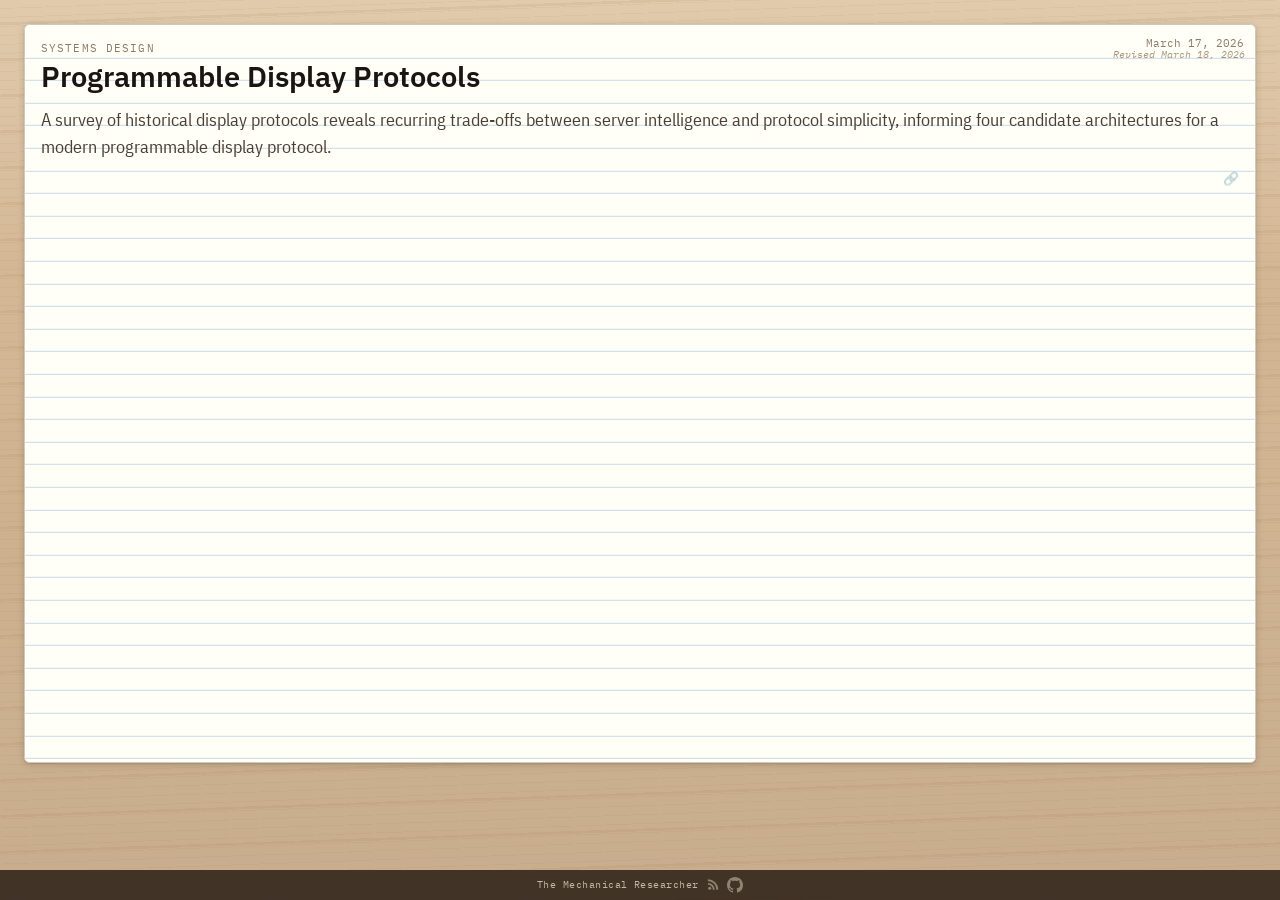
<file: index.html>
<!DOCTYPE html>
<html lang="en">
<head>
  <meta charset="utf-8">
  <meta name="viewport" content="width=device-width, initial-scale=1">
  <title>The Mechanical Researcher</title>
  <link rel="stylesheet" href="static/css/index.css">
  <link rel="stylesheet" href="https://fonts.googleapis.com/css2?family=IBM+Plex+Sans:wght@400;600&family=IBM+Plex+Sans+Condensed:wght@400;600&family=IBM+Plex+Mono:wght@400&display=swap">
  <link rel="alternate" type="application/rss+xml" title="The Mechanical Researcher" href="feed.xml">
</head>
<body>
  <div class="desk-scene">
    <div class="desk-surface">
      <div class="mug"><span class="mug-chip"></span><span class="mug-base"></span></div>
      <div class="pen" id="pen"></div>
      <div class="packages" id="packages" title="Source downloads">
        <div class="package package-bottom"></div>
        <div class="package package-top"></div>
      </div>
      <button class="info-btn" id="info-btn" title="About this site">?</button>
      <div class="card-stack" id="card-stack">
        <!-- card stack visual (decorative) -->
      </div>
    </div>
    <div class="active-card-area" id="active-card-area">
      <!-- cards are injected here by JS -->
    </div>
  </div>
  <div class="grid-overlay" id="grid-overlay">
    <div class="grid-container" id="grid-container"></div>
  </div>
  <button class="grid-close" id="grid-close">&times;</button>
  <div class="packages-overlay" id="packages-overlay">
    <div class="packages-modal">
      <button class="packages-close" id="packages-close">&times;</button>
      <h2 class="packages-title">Source Downloads</h2>
      <div class="packages-list" id="packages-list"></div>
    </div>
  </div>
  <div class="info-overlay" id="info-overlay">
    <div class="info-card">
      <button class="info-close" id="info-close">&times;</button>
      <p>The concept I had for this blog was that you can read an article while drinking your coffee or tea.</p>
      <p>The articles themselves are based on my box of note cards with random ideas I never got around to doing. I have perhaps 50+ potential topics in my index cards and moleskine alone, collected over about 25 years.</p>
      <p>And realistically I&rsquo;m not going to do any of them. So I&rsquo;ve fed into the AI slop machine to construct something that readers might find entertaining and informative and maybe even insightful.</p>
      <p>Perhaps if one of these research topics yields something interesting that will inspire someone to dive into it further.</p>
      <p class="info-hint">(try clicking the coffee cup to begin)</p>
    </div>
  </div>
  <footer class="bottom-bar">
    <span class="site-title">The Mechanical Researcher</span>
    <a href="feed.xml" class="rss-link" title="RSS Feed">
      <svg width="14" height="14" viewBox="0 0 256 256" fill="currentColor"><circle cx="68" cy="189" r="28"/><path d="M160 213h-34a89 89 0 0 0-89-89V90a123 123 0 0 1 123 123z"/><path d="M224 213h-34a157 157 0 0 0-157-157V22a191 191 0 0 1 191 191z"/></svg>
    </a>
    <a href="https://github.com/OrangeTide/the-mechanical-researcher" class="github-link" title="View on GitHub">
      <svg width="16" height="16" viewBox="0 0 16 16" fill="currentColor"><path d="M8 0C3.58 0 0 3.58 0 8c0 3.54 2.29 6.53 5.47 7.59.4.07.55-.17.55-.38 0-.19-.01-.82-.01-1.49-2.01.37-2.53-.49-2.69-.94-.09-.23-.48-.94-.82-1.13-.28-.15-.68-.52-.01-.53.63-.01 1.08.58 1.23.82.72 1.21 1.87.87 2.33.66.07-.52.28-.87.51-1.07-1.78-.2-3.64-.89-3.64-3.95 0-.87.31-1.59.82-2.15-.08-.2-.36-1.02.08-2.12 0 0 .67-.21 2.2.82.64-.18 1.32-.27 2-.27.68 0 1.36.09 2 .27 1.53-1.04 2.2-.82 2.2-.82.44 1.1.16 1.92.08 2.12.51.56.82 1.27.82 2.15 0 3.07-1.87 3.75-3.65 3.95.29.25.54.73.54 1.48 0 1.07-.01 1.93-.01 2.2 0 .21.15.46.55.38A8.01 8.01 0 0016 8c0-4.42-3.58-8-8-8z"/></svg>
    </a>
  </footer>
  <script>
    window.CARDS = [
      {"title":"Programmable Display Protocols","abstract":"A survey of historical display protocols reveals recurring trade-offs between server intelligence and protocol simplicity, informing four candidate architectures for a modern programmable display protocol.","date":"2026-03-17","dateDisplay":"March 17, 2026","revisedDisplay":"March 18, 2026","category":"systems design","url":"programmable-display-protocols/index.html"},{"title":"Build Systems","abstract":"A comparative analysis of build system design — make, tup, Plan 9 mk, Perforce Jam, Ninja, and CMake.","date":"2026-03-16","dateDisplay":"March 16, 2026","revisedDisplay":"","category":"software engineering","url":"build-systems/index.html"}
    ];
    window.PACKAGES = [
      {"name":"Programmable Display Protocols","zip":"programmable-display-protocols/programmable-display-protocols-source.zip","date":"2026-03-17","dateDisplay":"March 17, 2026","size":"31 KB","article":"programmable-display-protocols/index.html"}
    ];
  </script>
  <script src="static/js/card-stack.js"></script>
</body>
</html>
</file>
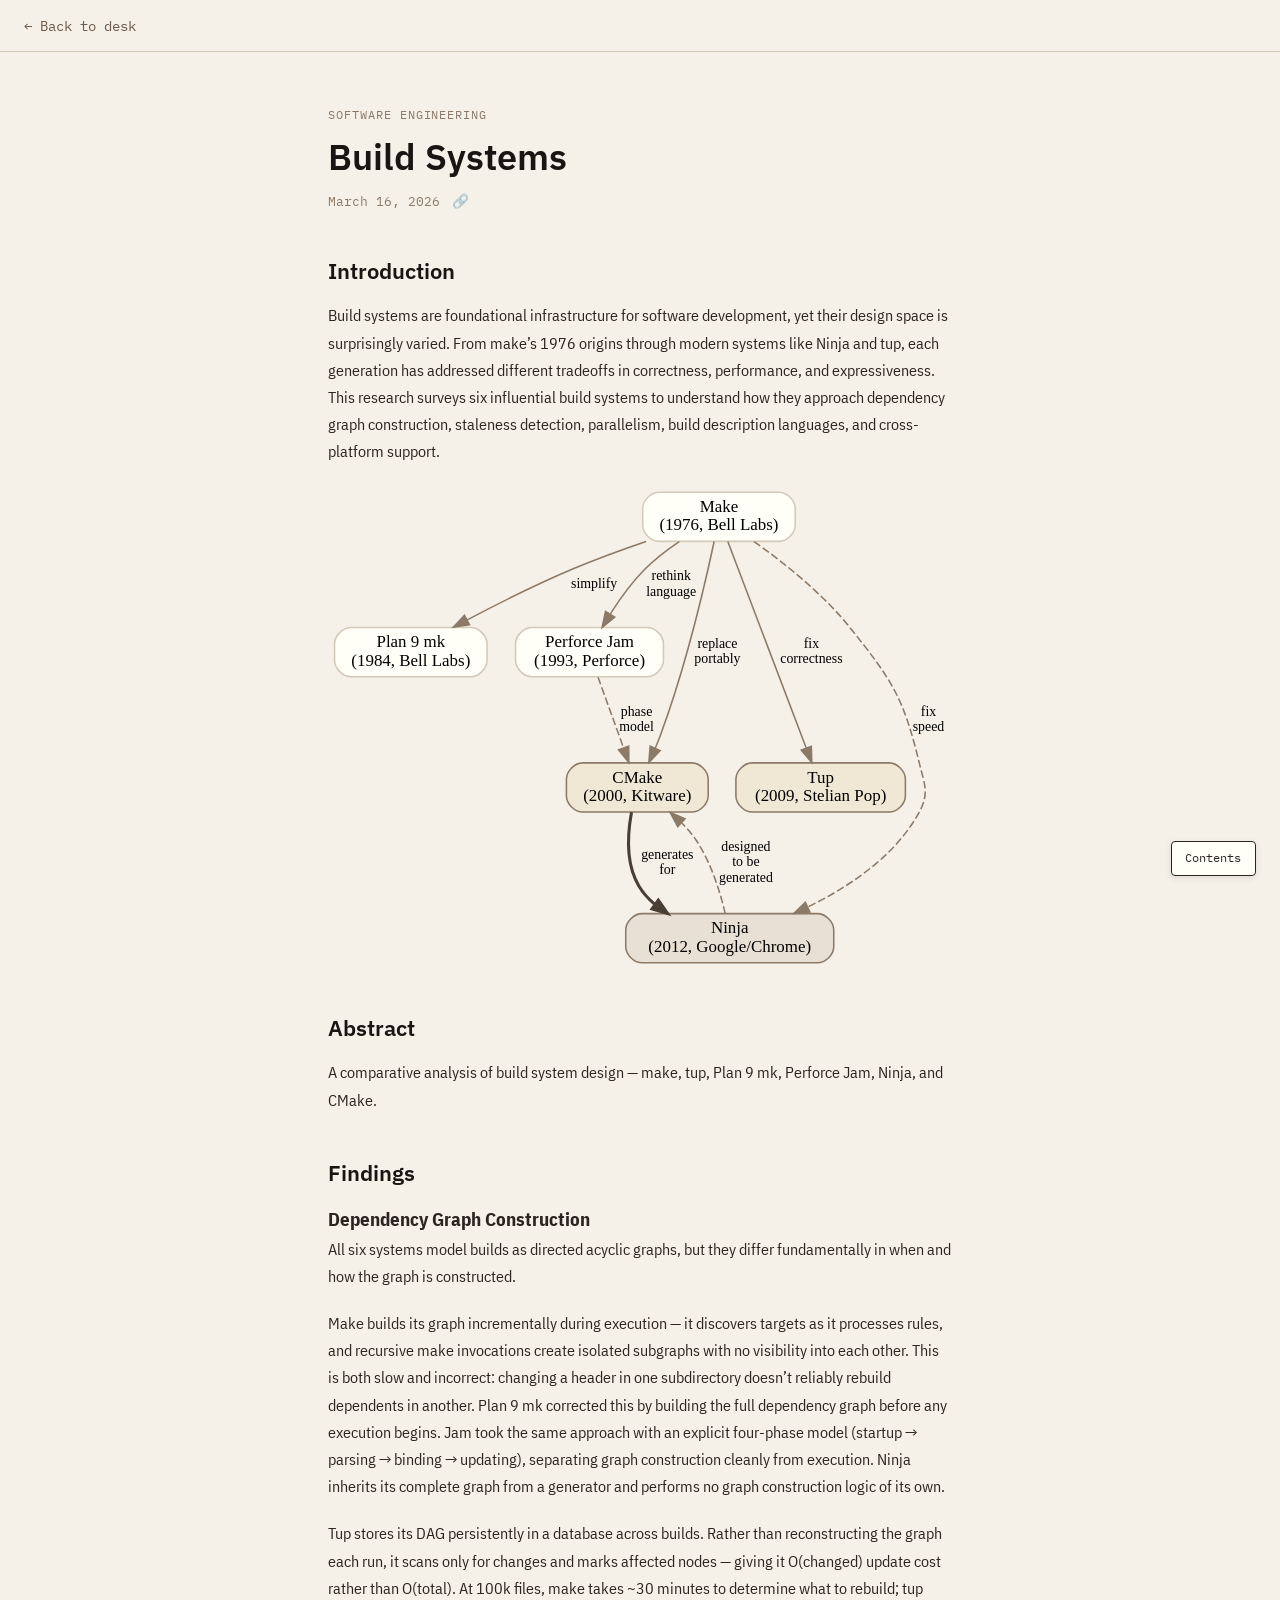
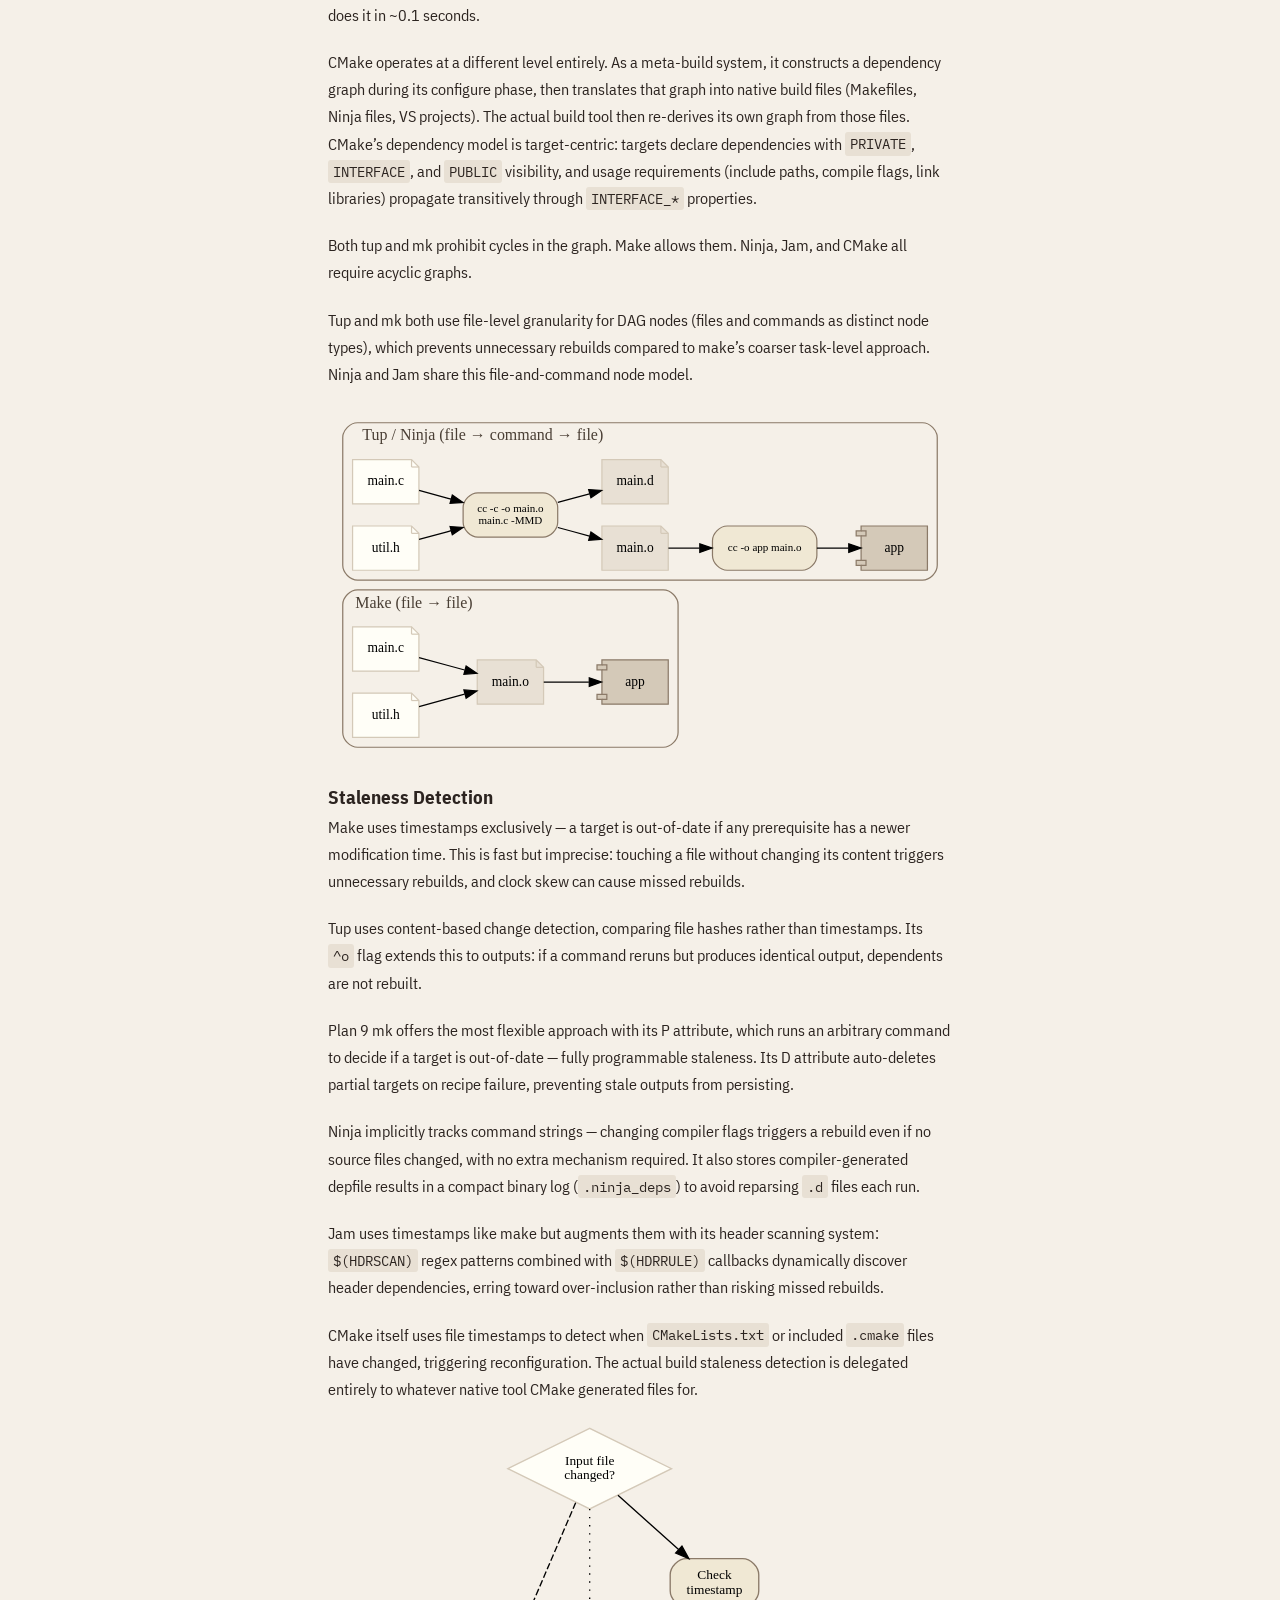
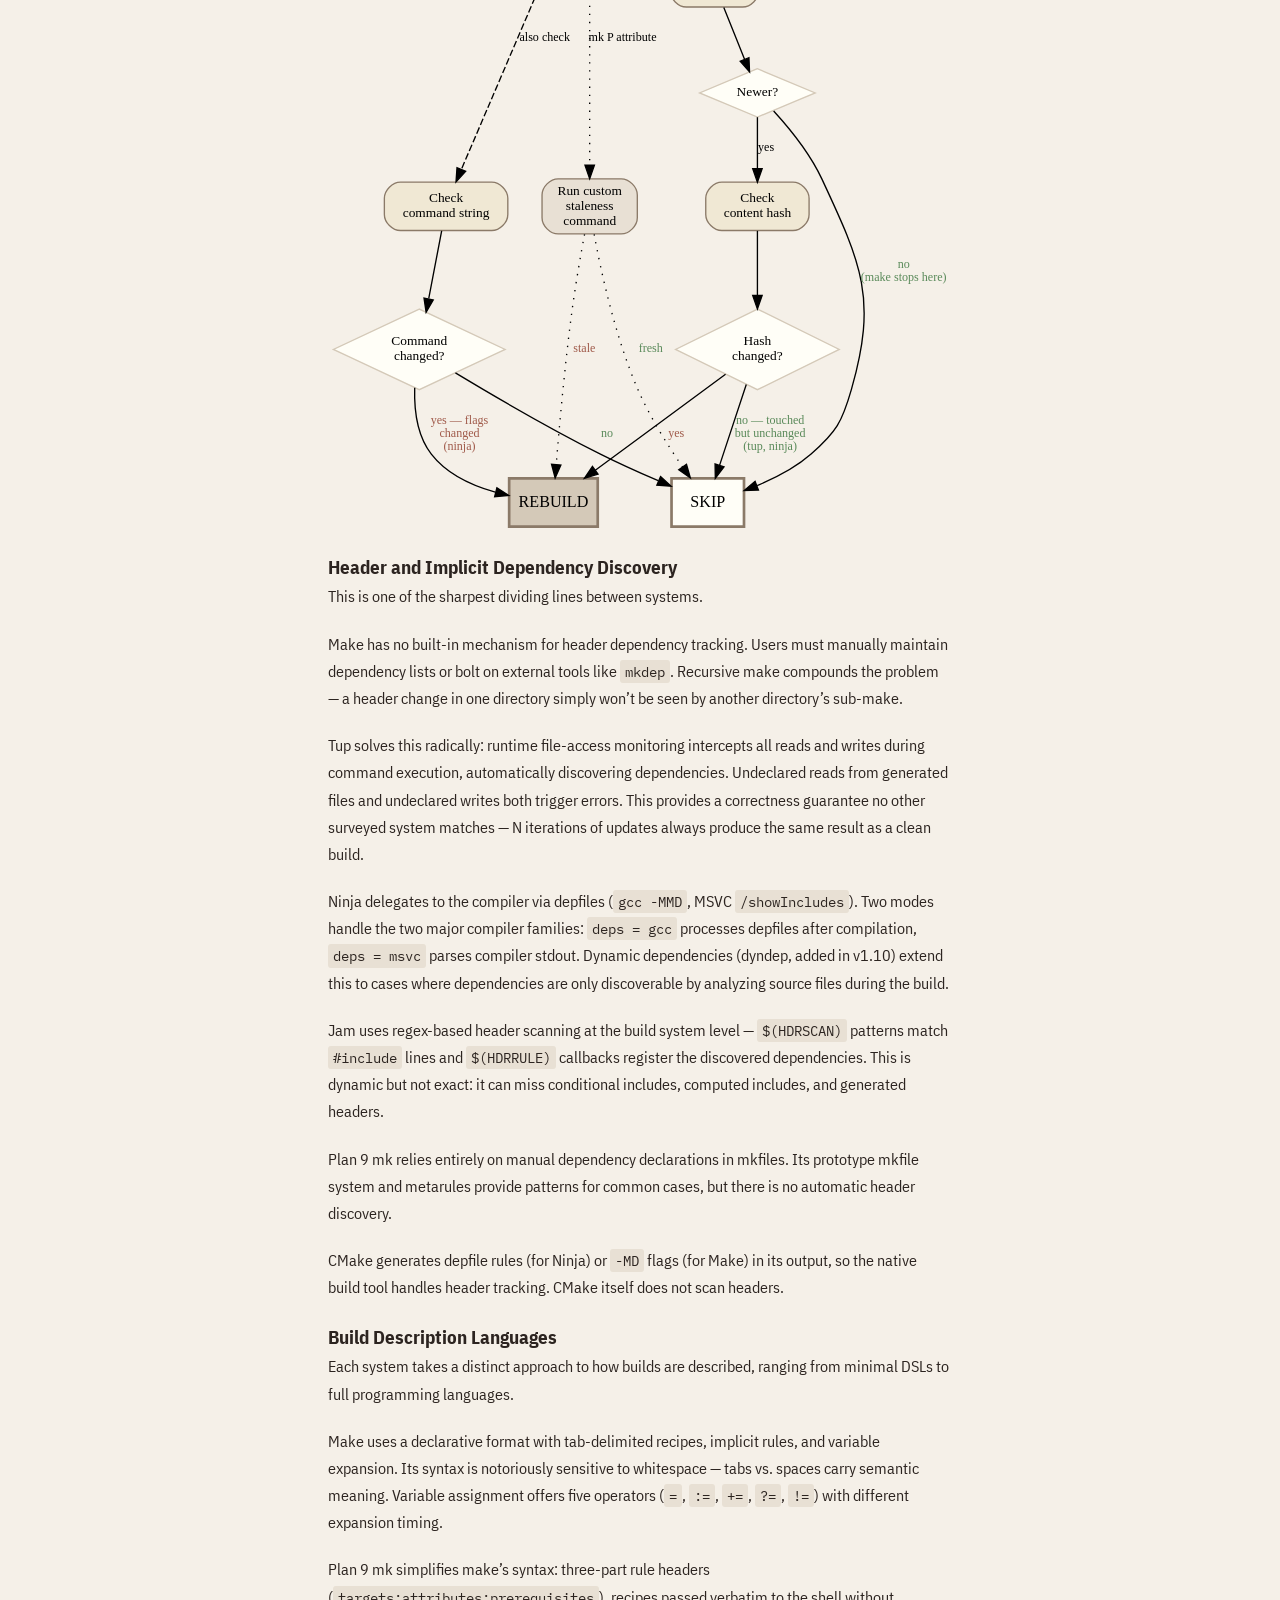
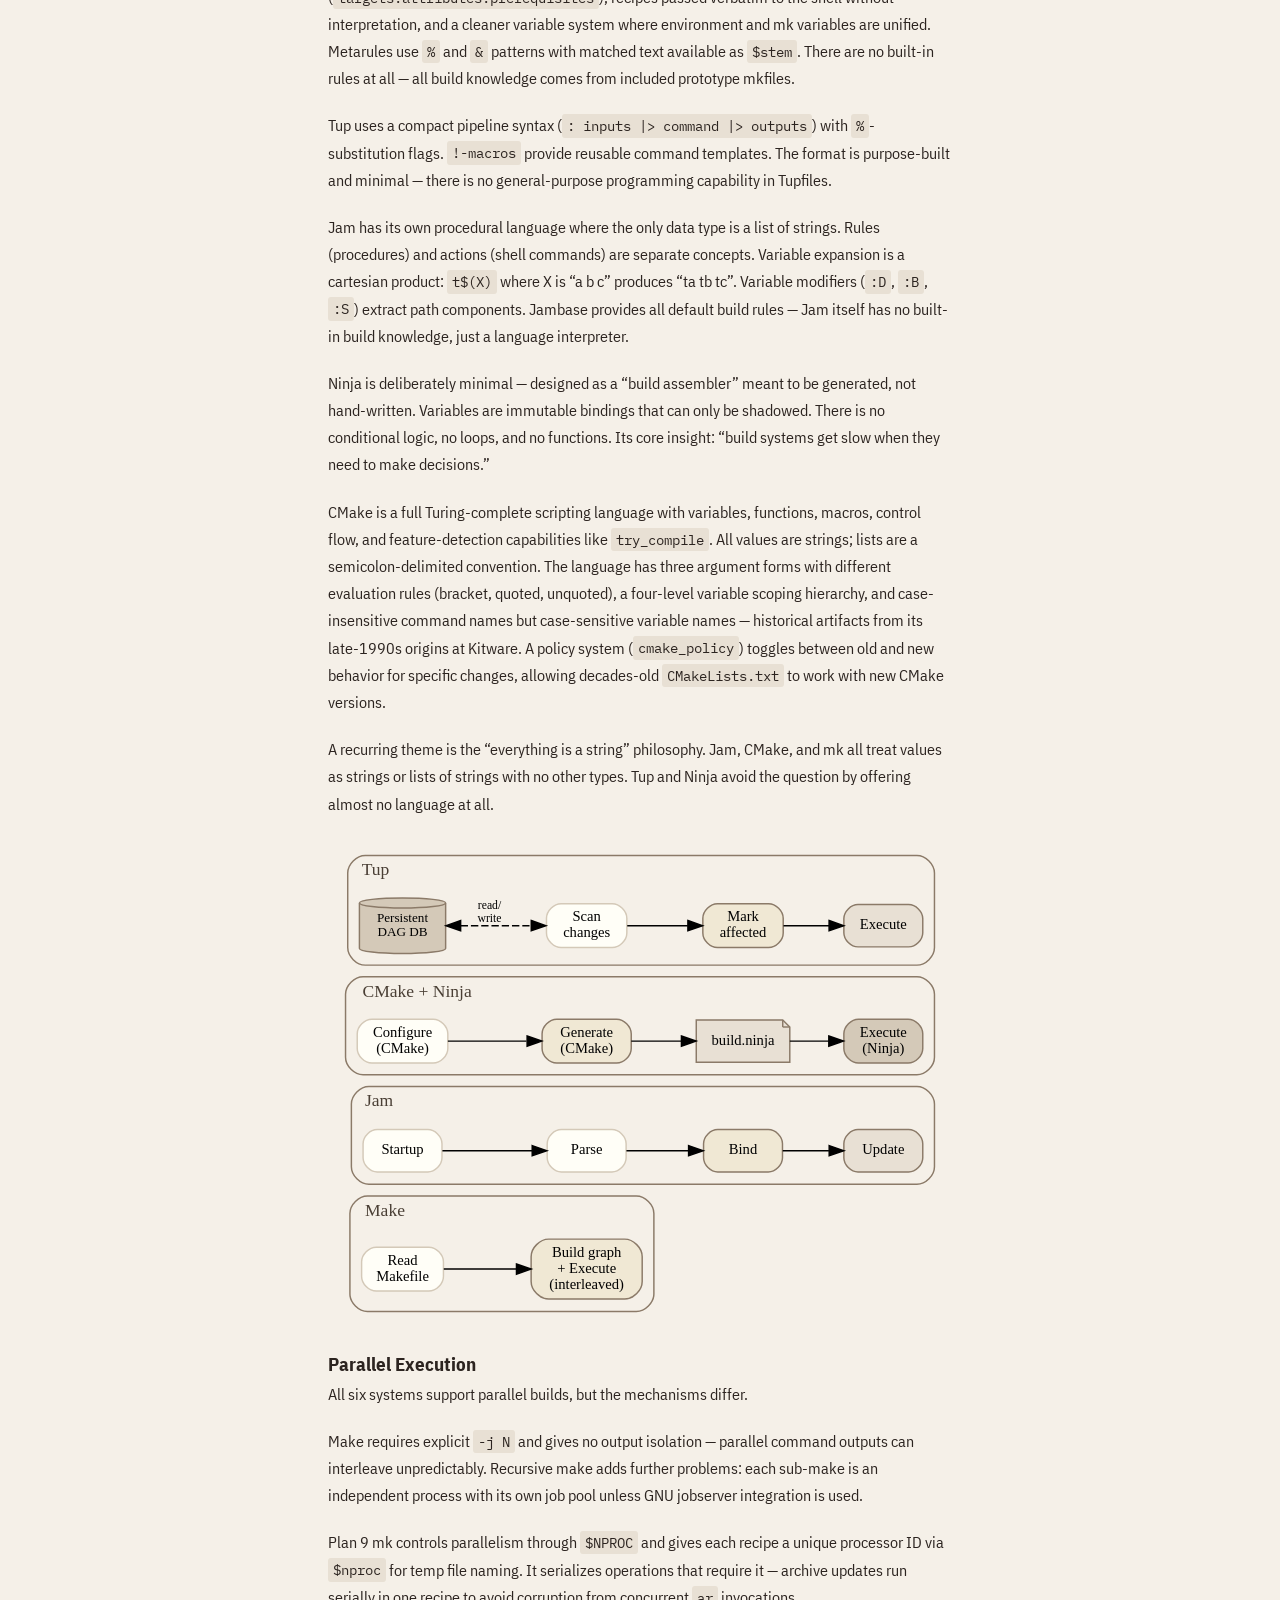
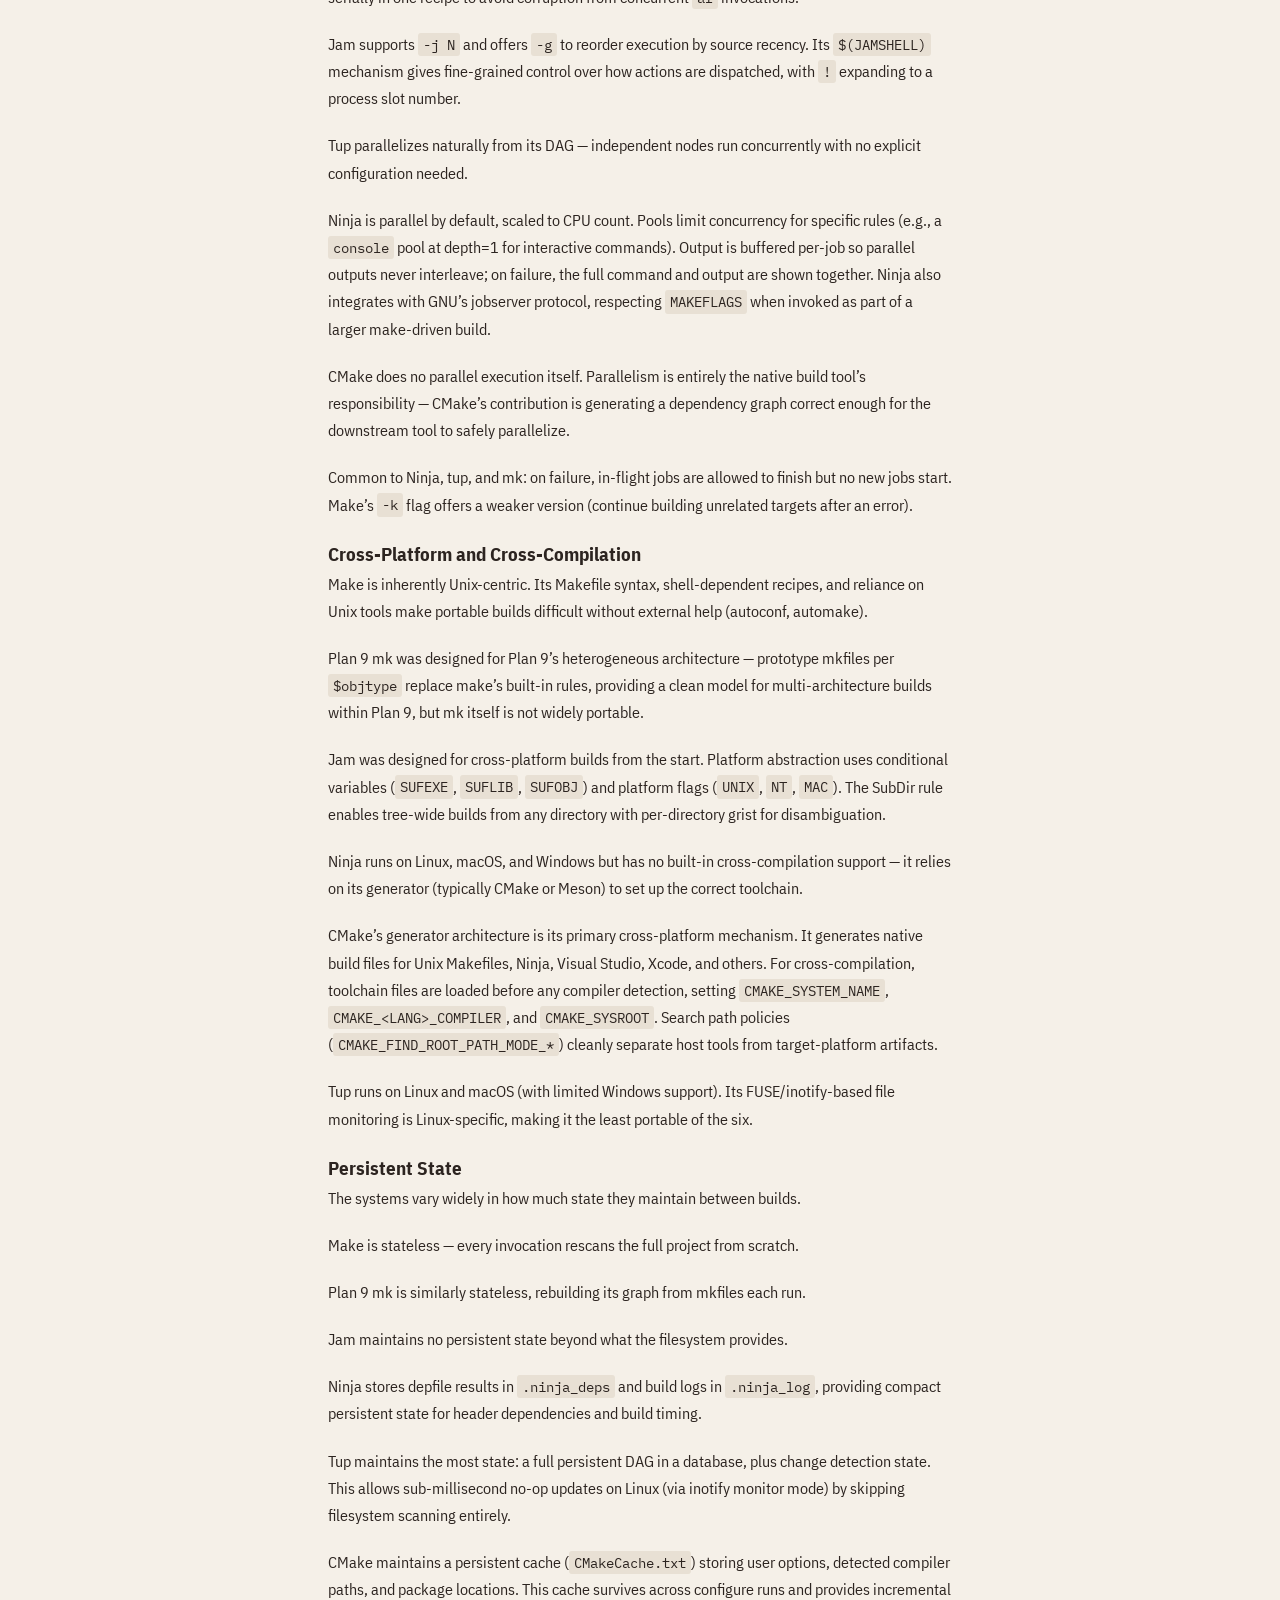
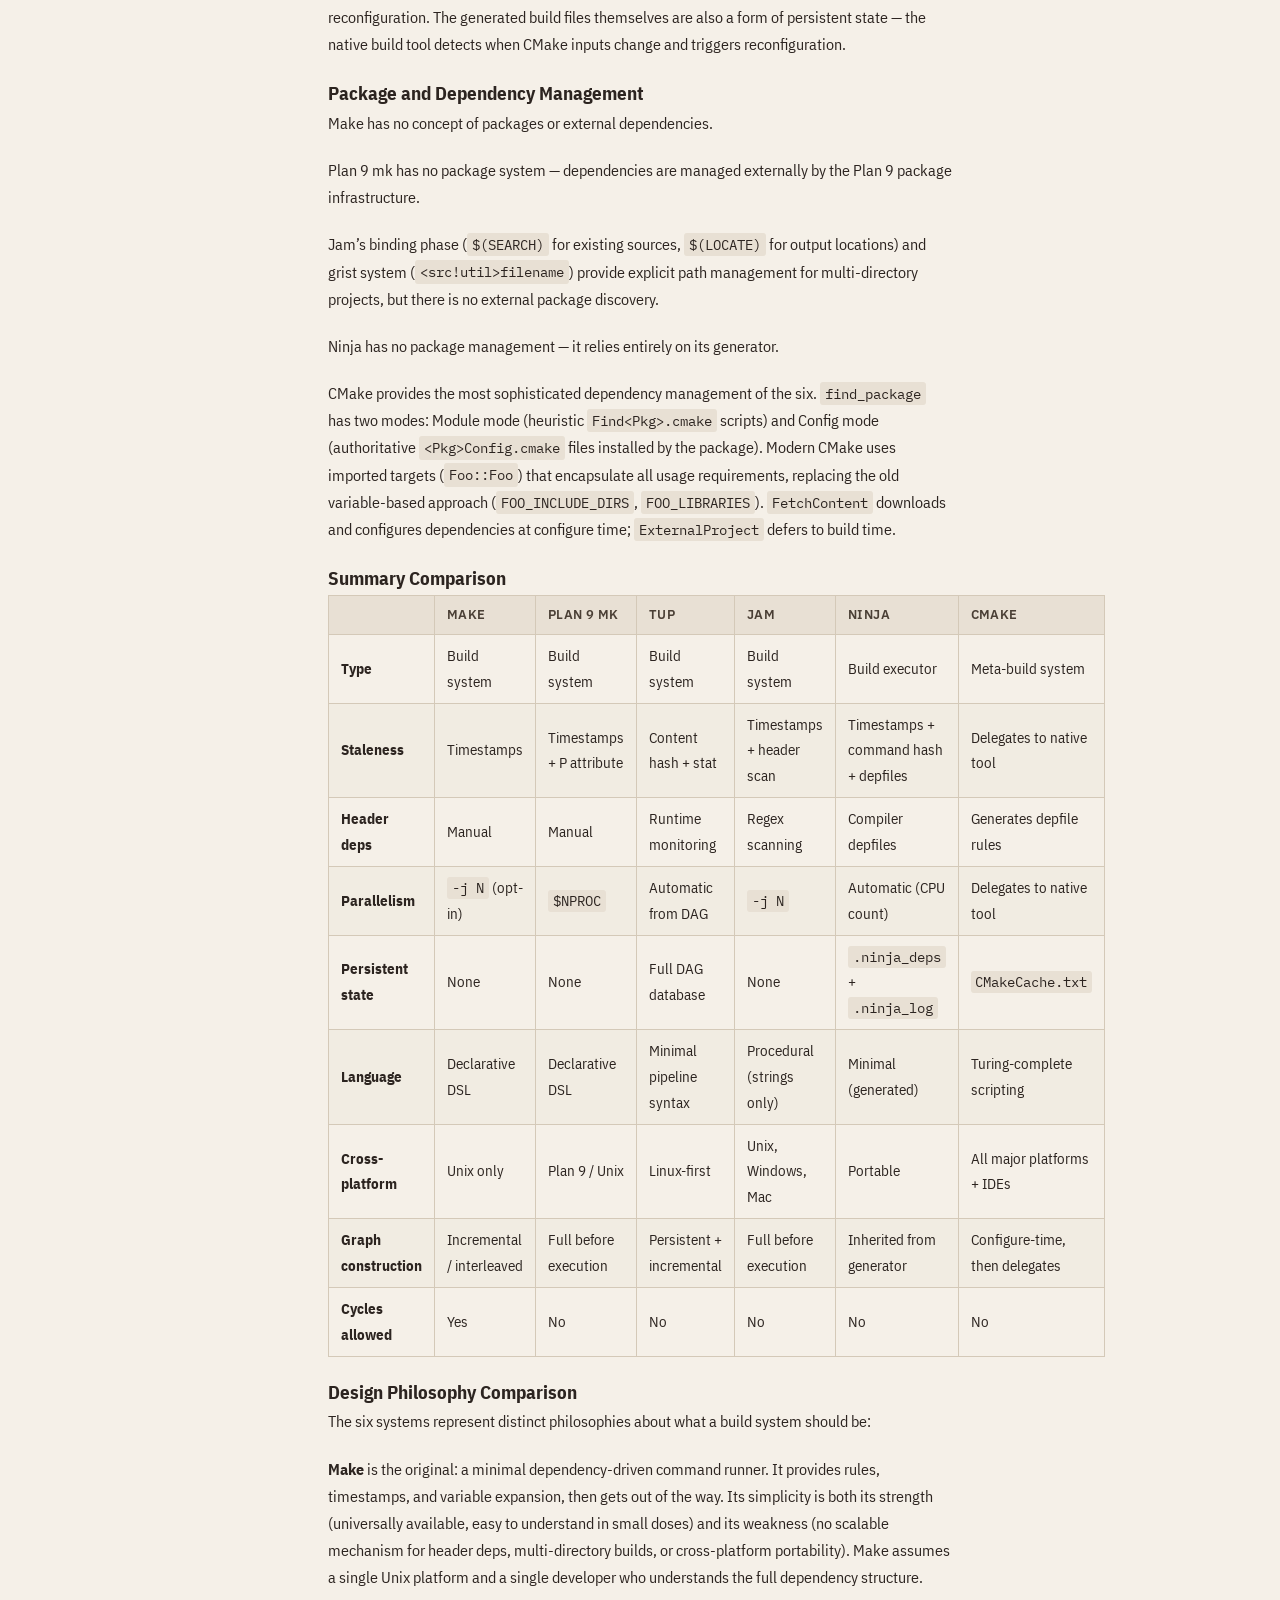
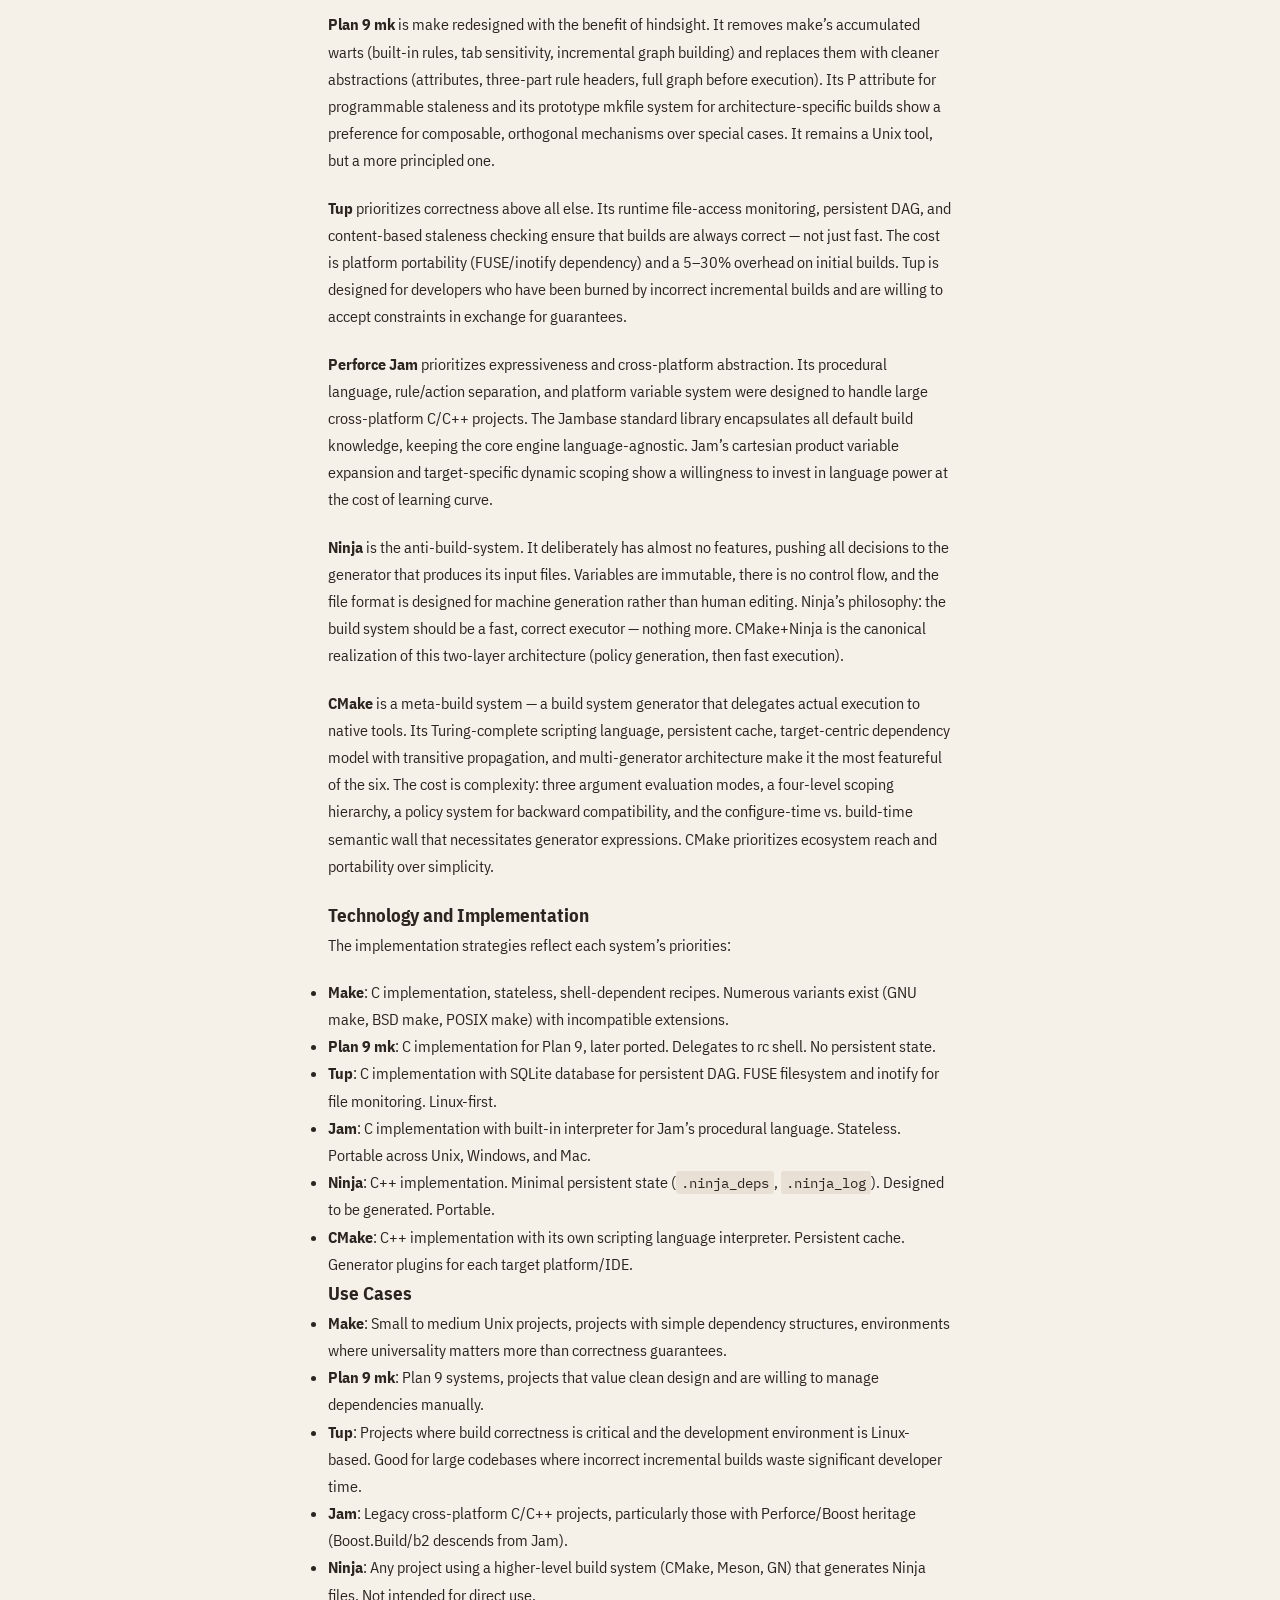
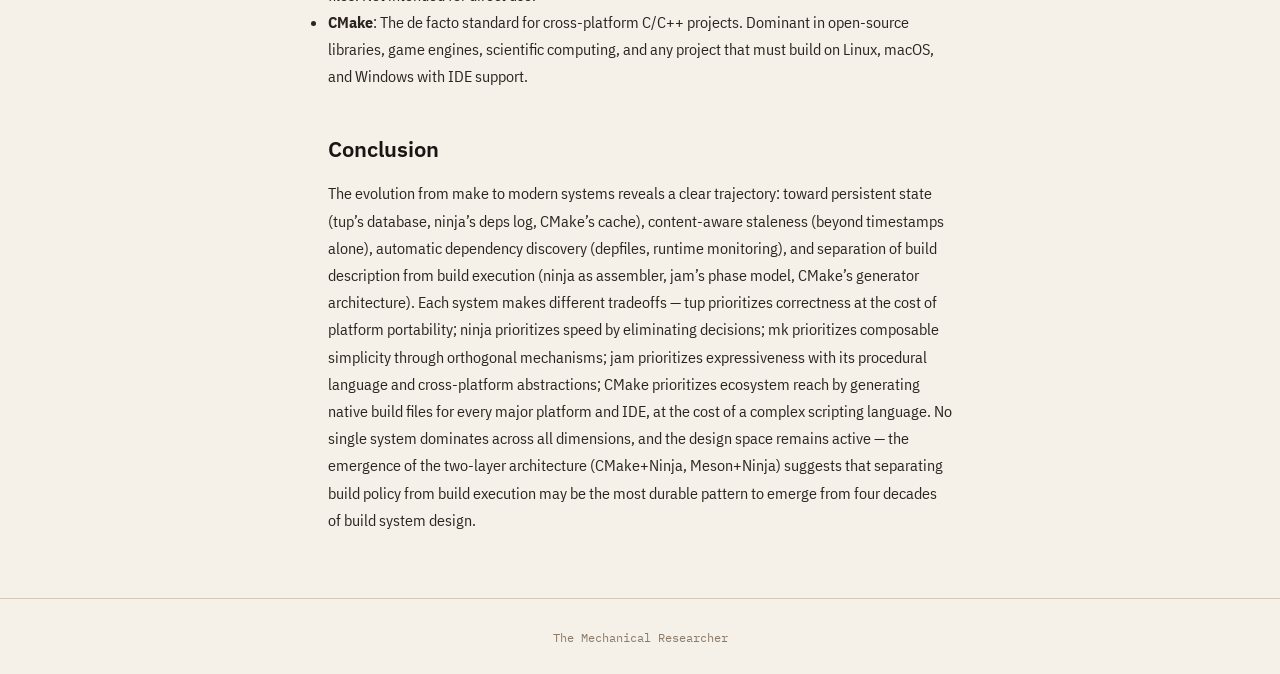
<file: build-systems/index.html>
<!DOCTYPE html>
<html lang="en">
<head>
  <meta charset="utf-8">
  <meta name="viewport" content="width=device-width, initial-scale=1">
  <title>Build Systems — The Mechanical Researcher</title>
  <link rel="stylesheet" href="../static/css/article.css">
  <link rel="stylesheet" href="https://fonts.googleapis.com/css2?family=IBM+Plex+Sans:wght@400;600&family=IBM+Plex+Sans+Condensed:wght@400;600&family=IBM+Plex+Mono:wght@400&display=swap">
</head>
<body>
  <nav class="top-bar">
    <a href="../index.html" class="back-link">&larr; Back to desk</a>
  </nav>
  <article class="research-article">
    <header>
      <span class="article-category">software engineering</span>
      <h1>Build Systems</h1>
      <div class="article-meta">
        <time datetime="2026-03-16">March 16, 2026</time>
        
        <a href="#" class="permalink" title="Copy permalink">&#x1f517;</a>
        
      </div>
    </header>
    <script>
      document.querySelector('.permalink').addEventListener('click', function(e) {
        e.preventDefault();
        var url = window.location.href.replace(/#.*$/, '');
        navigator.clipboard.writeText(url).then(function() {
          var el = e.target;
          el.textContent = '\u2713';
          el.classList.add('copied');
          setTimeout(function() {
            el.textContent = '\uD83D\uDD17';
            el.classList.remove('copied');
          }, 1500);
        });
      });
    </script>
    <div class="article-body">
      
<h2 id="introduction">Introduction</h2>
<p>Build systems are foundational infrastructure for software development, yet their design space is surprisingly varied. From make&#8217;s 1976 origins through modern systems like Ninja and tup, each generation has addressed different tradeoffs in correctness, performance, and expressiveness. This research surveys six influential build systems to understand how they approach dependency graph construction, staleness detection, parallelism, build description languages, and cross-platform support.</p>
<p><img src="lineage.svg" alt="Build system lineage and influence graph"></p>
<h2 id="abstract">Abstract</h2>
<p>A comparative analysis of build system design — make, tup, Plan 9 mk, Perforce Jam, Ninja, and CMake.</p>
<h2 id="findings">Findings</h2>
<h3 id="dependency-graph-construction">Dependency Graph Construction</h3>
<p>All six systems model builds as directed acyclic graphs, but they differ fundamentally in when and how the graph is constructed.</p>
<p>Make builds its graph incrementally during execution — it discovers targets as it processes rules, and recursive make invocations create isolated subgraphs with no visibility into each other. This is both slow and incorrect: changing a header in one subdirectory doesn&#8217;t reliably rebuild dependents in another. Plan 9 mk corrected this by building the full dependency graph before any execution begins. Jam took the same approach with an explicit four-phase model (startup → parsing → binding → updating), separating graph construction cleanly from execution. Ninja inherits its complete graph from a generator and performs no graph construction logic of its own.</p>
<p>Tup stores its DAG persistently in a database across builds. Rather than reconstructing the graph each run, it scans only for changes and marks affected nodes — giving it O(changed) update cost rather than O(total). At 100k files, make takes ~30 minutes to determine what to rebuild; tup does it in ~0.1 seconds.</p>
<p>CMake operates at a different level entirely. As a meta-build system, it constructs a dependency graph during its configure phase, then translates that graph into native build files (Makefiles, Ninja files, VS projects). The actual build tool then re-derives its own graph from those files. CMake&#8217;s dependency model is target-centric: targets declare dependencies with <code>PRIVATE</code>, <code>INTERFACE</code>, and <code>PUBLIC</code> visibility, and usage requirements (include paths, compile flags, link libraries) propagate transitively through <code>INTERFACE_*</code> properties.</p>
<p>Both tup and mk prohibit cycles in the graph. Make allows them. Ninja, Jam, and CMake all require acyclic graphs.</p>
<p>Tup and mk both use file-level granularity for DAG nodes (files and commands as distinct node types), which prevents unnecessary rebuilds compared to make&#8217;s coarser task-level approach. Ninja and Jam share this file-and-command node model.</p>
<p><img src="dag-models.svg" alt="DAG node models: make vs tup/ninja"></p>
<h3 id="staleness-detection">Staleness Detection</h3>
<p>Make uses timestamps exclusively — a target is out-of-date if any prerequisite has a newer modification time. This is fast but imprecise: touching a file without changing its content triggers unnecessary rebuilds, and clock skew can cause missed rebuilds.</p>
<p>Tup uses content-based change detection, comparing file hashes rather than timestamps. Its <code>^o</code> flag extends this to outputs: if a command reruns but produces identical output, dependents are not rebuilt.</p>
<p>Plan 9 mk offers the most flexible approach with its P attribute, which runs an arbitrary command to decide if a target is out-of-date — fully programmable staleness. Its D attribute auto-deletes partial targets on recipe failure, preventing stale outputs from persisting.</p>
<p>Ninja implicitly tracks command strings — changing compiler flags triggers a rebuild even if no source files changed, with no extra mechanism required. It also stores compiler-generated depfile results in a compact binary log (<code>.ninja_deps</code>) to avoid reparsing <code>.d</code> files each run.</p>
<p>Jam uses timestamps like make but augments them with its header scanning system: <code>$(HDRSCAN)</code> regex patterns combined with <code>$(HDRRULE)</code> callbacks dynamically discover header dependencies, erring toward over-inclusion rather than risking missed rebuilds.</p>
<p>CMake itself uses file timestamps to detect when <code>CMakeLists.txt</code> or included <code>.cmake</code> files have changed, triggering reconfiguration. The actual build staleness detection is delegated entirely to whatever native tool CMake generated files for.</p>
<p><img src="staleness.svg" alt="Staleness detection decision flowchart"></p>
<h3 id="header-and-implicit-dependency-discovery">Header and Implicit Dependency Discovery</h3>
<p>This is one of the sharpest dividing lines between systems.</p>
<p>Make has no built-in mechanism for header dependency tracking. Users must manually maintain dependency lists or bolt on external tools like <code>mkdep</code>. Recursive make compounds the problem — a header change in one directory simply won&#8217;t be seen by another directory&#8217;s sub-make.</p>
<p>Tup solves this radically: runtime file-access monitoring intercepts all reads and writes during command execution, automatically discovering dependencies. Undeclared reads from generated files and undeclared writes both trigger errors. This provides a correctness guarantee no other surveyed system matches — N iterations of updates always produce the same result as a clean build.</p>
<p>Ninja delegates to the compiler via depfiles (<code>gcc -MMD</code>, MSVC <code>&#47;showIncludes</code>). Two modes handle the two major compiler families: <code>deps = gcc</code> processes depfiles after compilation, <code>deps = msvc</code> parses compiler stdout. Dynamic dependencies (dyndep, added in v1.10) extend this to cases where dependencies are only discoverable by analyzing source files during the build.</p>
<p>Jam uses regex-based header scanning at the build system level — <code>$(HDRSCAN)</code> patterns match <code>#include</code> lines and <code>$(HDRRULE)</code> callbacks register the discovered dependencies. This is dynamic but not exact: it can miss conditional includes, computed includes, and generated headers.</p>
<p>Plan 9 mk relies entirely on manual dependency declarations in mkfiles. Its prototype mkfile system and metarules provide patterns for common cases, but there is no automatic header discovery.</p>
<p>CMake generates depfile rules (for Ninja) or <code>-MD</code> flags (for Make) in its output, so the native build tool handles header tracking. CMake itself does not scan headers.</p>
<h3 id="build-description-languages">Build Description Languages</h3>
<p>Each system takes a distinct approach to how builds are described, ranging from minimal DSLs to full programming languages.</p>
<p>Make uses a declarative format with tab-delimited recipes, implicit rules, and variable expansion. Its syntax is notoriously sensitive to whitespace — tabs vs. spaces carry semantic meaning. Variable assignment offers five operators (<code>=</code>, <code>:=</code>, <code>+=</code>, <code>?=</code>, <code>!=</code>) with different expansion timing.</p>
<p>Plan 9 mk simplifies make&#8217;s syntax: three-part rule headers (<code>targets:attributes:prerequisites</code>), recipes passed verbatim to the shell without interpretation, and a cleaner variable system where environment and mk variables are unified. Metarules use <code>%</code> and <code>&#38;</code> patterns with matched text available as <code>$stem</code>. There are no built-in rules at all — all build knowledge comes from included prototype mkfiles.</p>
<p>Tup uses a compact pipeline syntax (<code>: inputs |&#62; command |&#62; outputs</code>) with <code>%</code>-substitution flags. <code>!-macros</code> provide reusable command templates. The format is purpose-built and minimal — there is no general-purpose programming capability in Tupfiles.</p>
<p>Jam has its own procedural language where the only data type is a list of strings. Rules (procedures) and actions (shell commands) are separate concepts. Variable expansion is a cartesian product: <code>t$(X)</code> where X is &#8220;a b c&#8221; produces &#8220;ta tb tc&#8221;. Variable modifiers (<code>:D</code>, <code>:B</code>, <code>:S</code>) extract path components. Jambase provides all default build rules — Jam itself has no built-in build knowledge, just a language interpreter.</p>
<p>Ninja is deliberately minimal — designed as a &#8220;build assembler&#8221; meant to be generated, not hand-written. Variables are immutable bindings that can only be shadowed. There is no conditional logic, no loops, and no functions. Its core insight: &#8220;build systems get slow when they need to make decisions.&#8221;</p>
<p>CMake is a full Turing-complete scripting language with variables, functions, macros, control flow, and feature-detection capabilities like <code>try_compile</code>. All values are strings; lists are a semicolon-delimited convention. The language has three argument forms with different evaluation rules (bracket, quoted, unquoted), a four-level variable scoping hierarchy, and case-insensitive command names but case-sensitive variable names — historical artifacts from its late-1990s origins at Kitware. A policy system (<code>cmake_policy</code>) toggles between old and new behavior for specific changes, allowing decades-old <code>CMakeLists.txt</code> to work with new CMake versions.</p>
<p>A recurring theme is the &#8220;everything is a string&#8221; philosophy. Jam, CMake, and mk all treat values as strings or lists of strings with no other types. Tup and Ninja avoid the question by offering almost no language at all.</p>
<p><img src="phases.svg" alt="Execution phase models compared"></p>
<h3 id="parallel-execution">Parallel Execution</h3>
<p>All six systems support parallel builds, but the mechanisms differ.</p>
<p>Make requires explicit <code>-j N</code> and gives no output isolation — parallel command outputs can interleave unpredictably. Recursive make adds further problems: each sub-make is an independent process with its own job pool unless GNU jobserver integration is used.</p>
<p>Plan 9 mk controls parallelism through <code>$NPROC</code> and gives each recipe a unique processor ID via <code>$nproc</code> for temp file naming. It serializes operations that require it — archive updates run serially in one recipe to avoid corruption from concurrent <code>ar</code> invocations.</p>
<p>Jam supports <code>-j N</code> and offers <code>-g</code> to reorder execution by source recency. Its <code>$(JAMSHELL)</code> mechanism gives fine-grained control over how actions are dispatched, with <code>!</code> expanding to a process slot number.</p>
<p>Tup parallelizes naturally from its DAG — independent nodes run concurrently with no explicit configuration needed.</p>
<p>Ninja is parallel by default, scaled to CPU count. Pools limit concurrency for specific rules (e.g., a <code>console</code> pool at depth=1 for interactive commands). Output is buffered per-job so parallel outputs never interleave; on failure, the full command and output are shown together. Ninja also integrates with GNU&#8217;s jobserver protocol, respecting <code>MAKEFLAGS</code> when invoked as part of a larger make-driven build.</p>
<p>CMake does no parallel execution itself. Parallelism is entirely the native build tool&#8217;s responsibility — CMake&#8217;s contribution is generating a dependency graph correct enough for the downstream tool to safely parallelize.</p>
<p>Common to Ninja, tup, and mk: on failure, in-flight jobs are allowed to finish but no new jobs start. Make&#8217;s <code>-k</code> flag offers a weaker version (continue building unrelated targets after an error).</p>
<h3 id="cross-platform-and-cross-compilation">Cross-Platform and Cross-Compilation</h3>
<p>Make is inherently Unix-centric. Its Makefile syntax, shell-dependent recipes, and reliance on Unix tools make portable builds difficult without external help (autoconf, automake).</p>
<p>Plan 9 mk was designed for Plan 9&#8217;s heterogeneous architecture — prototype mkfiles per <code>$objtype</code> replace make&#8217;s built-in rules, providing a clean model for multi-architecture builds within Plan 9, but mk itself is not widely portable.</p>
<p>Jam was designed for cross-platform builds from the start. Platform abstraction uses conditional variables (<code>SUFEXE</code>, <code>SUFLIB</code>, <code>SUFOBJ</code>) and platform flags (<code>UNIX</code>, <code>NT</code>, <code>MAC</code>). The SubDir rule enables tree-wide builds from any directory with per-directory grist for disambiguation.</p>
<p>Ninja runs on Linux, macOS, and Windows but has no built-in cross-compilation support — it relies on its generator (typically CMake or Meson) to set up the correct toolchain.</p>
<p>CMake&#8217;s generator architecture is its primary cross-platform mechanism. It generates native build files for Unix Makefiles, Ninja, Visual Studio, Xcode, and others. For cross-compilation, toolchain files are loaded before any compiler detection, setting <code>CMAKE_SYSTEM_NAME</code>, <code>CMAKE_&#60;LANG&#62;_COMPILER</code>, and <code>CMAKE_SYSROOT</code>. Search path policies (<code>CMAKE_FIND_ROOT_PATH_MODE_*</code>) cleanly separate host tools from target-platform artifacts.</p>
<p>Tup runs on Linux and macOS (with limited Windows support). Its FUSE&#47;inotify-based file monitoring is Linux-specific, making it the least portable of the six.</p>
<h3 id="persistent-state">Persistent State</h3>
<p>The systems vary widely in how much state they maintain between builds.</p>
<p>Make is stateless — every invocation rescans the full project from scratch.</p>
<p>Plan 9 mk is similarly stateless, rebuilding its graph from mkfiles each run.</p>
<p>Jam maintains no persistent state beyond what the filesystem provides.</p>
<p>Ninja stores depfile results in <code>.ninja_deps</code> and build logs in <code>.ninja_log</code>, providing compact persistent state for header dependencies and build timing.</p>
<p>Tup maintains the most state: a full persistent DAG in a database, plus change detection state. This allows sub-millisecond no-op updates on Linux (via inotify monitor mode) by skipping filesystem scanning entirely.</p>
<p>CMake maintains a persistent cache (<code>CMakeCache.txt</code>) storing user options, detected compiler paths, and package locations. This cache survives across configure runs and provides incremental reconfiguration. The generated build files themselves are also a form of persistent state — the native build tool detects when CMake inputs change and triggers reconfiguration.</p>
<h3 id="package-and-dependency-management">Package and Dependency Management</h3>
<p>Make has no concept of packages or external dependencies.</p>
<p>Plan 9 mk has no package system — dependencies are managed externally by the Plan 9 package infrastructure.</p>
<p>Jam&#8217;s binding phase (<code>$(SEARCH)</code> for existing sources, <code>$(LOCATE)</code> for output locations) and grist system (<code>&#60;src!util&#62;filename</code>) provide explicit path management for multi-directory projects, but there is no external package discovery.</p>
<p>Ninja has no package management — it relies entirely on its generator.</p>
<p>CMake provides the most sophisticated dependency management of the six. <code>find_package</code> has two modes: Module mode (heuristic <code>Find&#60;Pkg&#62;.cmake</code> scripts) and Config mode (authoritative <code>&#60;Pkg&#62;Config.cmake</code> files installed by the package). Modern CMake uses imported targets (<code>Foo::Foo</code>) that encapsulate all usage requirements, replacing the old variable-based approach (<code>FOO_INCLUDE_DIRS</code>, <code>FOO_LIBRARIES</code>). <code>FetchContent</code> downloads and configures dependencies at configure time; <code>ExternalProject</code> defers to build time.</p>
<h3 id="summary-comparison">Summary Comparison</h3>
<table>
<thead>
<tr>
<th></th>
<th>Make</th>
<th>Plan 9 mk</th>
<th>Tup</th>
<th>Jam</th>
<th>Ninja</th>
<th>CMake</th>
</tr>
</thead>
<tbody>
<tr>
<td><strong>Type</strong></td>
<td>Build system</td>
<td>Build system</td>
<td>Build system</td>
<td>Build system</td>
<td>Build executor</td>
<td>Meta-build system</td>
</tr>
<tr>
<td><strong>Staleness</strong></td>
<td>Timestamps</td>
<td>Timestamps + P attribute</td>
<td>Content hash + stat</td>
<td>Timestamps + header scan</td>
<td>Timestamps + command hash + depfiles</td>
<td>Delegates to native tool</td>
</tr>
<tr>
<td><strong>Header deps</strong></td>
<td>Manual</td>
<td>Manual</td>
<td>Runtime monitoring</td>
<td>Regex scanning</td>
<td>Compiler depfiles</td>
<td>Generates depfile rules</td>
</tr>
<tr>
<td><strong>Parallelism</strong></td>
<td><code>-j N</code> (opt-in)</td>
<td><code>$NPROC</code></td>
<td>Automatic from DAG</td>
<td><code>-j N</code></td>
<td>Automatic (CPU count)</td>
<td>Delegates to native tool</td>
</tr>
<tr>
<td><strong>Persistent state</strong></td>
<td>None</td>
<td>None</td>
<td>Full DAG database</td>
<td>None</td>
<td><code>.ninja_deps</code> + <code>.ninja_log</code></td>
<td><code>CMakeCache.txt</code></td>
</tr>
<tr>
<td><strong>Language</strong></td>
<td>Declarative DSL</td>
<td>Declarative DSL</td>
<td>Minimal pipeline syntax</td>
<td>Procedural (strings only)</td>
<td>Minimal (generated)</td>
<td>Turing-complete scripting</td>
</tr>
<tr>
<td><strong>Cross-platform</strong></td>
<td>Unix only</td>
<td>Plan 9 &#47; Unix</td>
<td>Linux-first</td>
<td>Unix, Windows, Mac</td>
<td>Portable</td>
<td>All major platforms + IDEs</td>
</tr>
<tr>
<td><strong>Graph construction</strong></td>
<td>Incremental &#47; interleaved</td>
<td>Full before execution</td>
<td>Persistent + incremental</td>
<td>Full before execution</td>
<td>Inherited from generator</td>
<td>Configure-time, then delegates</td>
</tr>
<tr>
<td><strong>Cycles allowed</strong></td>
<td>Yes</td>
<td>No</td>
<td>No</td>
<td>No</td>
<td>No</td>
<td>No</td>
</tr>
</tbody>
</table>
<h3 id="design-philosophy-comparison">Design Philosophy Comparison</h3>
<p>The six systems represent distinct philosophies about what a build system should be:</p>
<p><strong>Make</strong> is the original: a minimal dependency-driven command runner. It provides rules, timestamps, and variable expansion, then gets out of the way. Its simplicity is both its strength (universally available, easy to understand in small doses) and its weakness (no scalable mechanism for header deps, multi-directory builds, or cross-platform portability). Make assumes a single Unix platform and a single developer who understands the full dependency structure.</p>
<p><strong>Plan 9 mk</strong> is make redesigned with the benefit of hindsight. It removes make&#8217;s accumulated warts (built-in rules, tab sensitivity, incremental graph building) and replaces them with cleaner abstractions (attributes, three-part rule headers, full graph before execution). Its P attribute for programmable staleness and its prototype mkfile system for architecture-specific builds show a preference for composable, orthogonal mechanisms over special cases. It remains a Unix tool, but a more principled one.</p>
<p><strong>Tup</strong> prioritizes correctness above all else. Its runtime file-access monitoring, persistent DAG, and content-based staleness checking ensure that builds are always correct — not just fast. The cost is platform portability (FUSE&#47;inotify dependency) and a 5–30% overhead on initial builds. Tup is designed for developers who have been burned by incorrect incremental builds and are willing to accept constraints in exchange for guarantees.</p>
<p><strong>Perforce Jam</strong> prioritizes expressiveness and cross-platform abstraction. Its procedural language, rule&#47;action separation, and platform variable system were designed to handle large cross-platform C&#47;C++ projects. The Jambase standard library encapsulates all default build knowledge, keeping the core engine language-agnostic. Jam&#8217;s cartesian product variable expansion and target-specific dynamic scoping show a willingness to invest in language power at the cost of learning curve.</p>
<p><strong>Ninja</strong> is the anti-build-system. It deliberately has almost no features, pushing all decisions to the generator that produces its input files. Variables are immutable, there is no control flow, and the file format is designed for machine generation rather than human editing. Ninja&#8217;s philosophy: the build system should be a fast, correct executor — nothing more. CMake+Ninja is the canonical realization of this two-layer architecture (policy generation, then fast execution).</p>
<p><strong>CMake</strong> is a meta-build system — a build system generator that delegates actual execution to native tools. Its Turing-complete scripting language, persistent cache, target-centric dependency model with transitive propagation, and multi-generator architecture make it the most featureful of the six. The cost is complexity: three argument evaluation modes, a four-level scoping hierarchy, a policy system for backward compatibility, and the configure-time vs. build-time semantic wall that necessitates generator expressions. CMake prioritizes ecosystem reach and portability over simplicity.</p>
<h3 id="technology-and-implementation">Technology and Implementation</h3>
<p>The implementation strategies reflect each system&#8217;s priorities:</p>
<ul>
<li><strong>Make</strong>: C implementation, stateless, shell-dependent recipes. Numerous variants exist (GNU make, BSD make, POSIX make) with incompatible extensions.</li>
<li><strong>Plan 9 mk</strong>: C implementation for Plan 9, later ported. Delegates to rc shell. No persistent state.</li>
<li><strong>Tup</strong>: C implementation with SQLite database for persistent DAG. FUSE filesystem and inotify for file monitoring. Linux-first.</li>
<li><strong>Jam</strong>: C implementation with built-in interpreter for Jam&#8217;s procedural language. Stateless. Portable across Unix, Windows, and Mac.</li>
<li><strong>Ninja</strong>: C++ implementation. Minimal persistent state (<code>.ninja_deps</code>, <code>.ninja_log</code>). Designed to be generated. Portable.</li>
<li><strong>CMake</strong>: C++ implementation with its own scripting language interpreter. Persistent cache. Generator plugins for each target platform&#47;IDE.</li>
</ul>
<h3 id="use-cases">Use Cases</h3>
<ul>
<li><strong>Make</strong>: Small to medium Unix projects, projects with simple dependency structures, environments where universality matters more than correctness guarantees.</li>
<li><strong>Plan 9 mk</strong>: Plan 9 systems, projects that value clean design and are willing to manage dependencies manually.</li>
<li><strong>Tup</strong>: Projects where build correctness is critical and the development environment is Linux-based. Good for large codebases where incorrect incremental builds waste significant developer time.</li>
<li><strong>Jam</strong>: Legacy cross-platform C&#47;C++ projects, particularly those with Perforce&#47;Boost heritage (Boost.Build&#47;b2 descends from Jam).</li>
<li><strong>Ninja</strong>: Any project using a higher-level build system (CMake, Meson, GN) that generates Ninja files. Not intended for direct use.</li>
<li><strong>CMake</strong>: The de facto standard for cross-platform C&#47;C++ projects. Dominant in open-source libraries, game engines, scientific computing, and any project that must build on Linux, macOS, and Windows with IDE support.</li>
</ul>
<h2 id="conclusion">Conclusion</h2>
<p>The evolution from make to modern systems reveals a clear trajectory: toward persistent state (tup&#8217;s database, ninja&#8217;s deps log, CMake&#8217;s cache), content-aware staleness (beyond timestamps alone), automatic dependency discovery (depfiles, runtime monitoring), and separation of build description from build execution (ninja as assembler, jam&#8217;s phase model, CMake&#8217;s generator architecture). Each system makes different tradeoffs — tup prioritizes correctness at the cost of platform portability; ninja prioritizes speed by eliminating decisions; mk prioritizes composable simplicity through orthogonal mechanisms; jam prioritizes expressiveness with its procedural language and cross-platform abstractions; CMake prioritizes ecosystem reach by generating native build files for every major platform and IDE, at the cost of a complex scripting language. No single system dominates across all dimensions, and the design space remains active — the emergence of the two-layer architecture (CMake+Ninja, Meson+Ninja) suggests that separating build policy from build execution may be the most durable pattern to emerge from four decades of build system design.</p>

    </div>
  </article>
  <input type="checkbox" id="toc-toggle" class="toc-state"><label for="toc-toggle" class="toc-btn">Contents</label><div class="toc-panel"><div class="toc-header"><span>Contents</span><label for="toc-toggle" class="toc-close">&times;</label></div><ul class="toc-list"><li><a href="#introduction">Introduction</a></li><li><a href="#abstract">Abstract</a></li><li><a href="#findings">Findings</a></li><li><a href="#conclusion">Conclusion</a></li></ul></div>
  <footer class="bottom-bar">
    <span class="site-title">The Mechanical Researcher</span>
  </footer>
  <script>
    (function() {
      var toc = document.querySelector('.toc-list');
      var cb = document.getElementById('toc-toggle');
      if (toc && cb) toc.addEventListener('click', function() { cb.checked = false; });
    })();
  </script>
  <script>
    (function() {
      var body = document.querySelector('.article-body');
      if (!body) return;
      body.addEventListener('click', function(e) {
        var el = e.target;
        if (el.tagName !== 'IMG' && el.tagName !== 'svg' && !el.closest('svg')) return;
        if (el.closest('a') || el.closest('pre')) return;
        var src = el.closest('svg') || el;
        var overlay = document.createElement('div');
        overlay.className = 'img-lightbox';
        var close = document.createElement('button');
        close.className = 'close-btn';
        close.textContent = '\u00d7';
        var clone = src.cloneNode(true);
        clone.style.cssText = '';
        clone.removeAttribute('width');
        clone.removeAttribute('height');
        overlay.appendChild(clone);
        document.body.appendChild(close);
        document.body.appendChild(overlay);
        function dismiss() {
          overlay.remove();
          close.remove();
        }
        close.addEventListener('click', dismiss);
        overlay.addEventListener('click', function(ev) {
          if (ev.target === overlay) dismiss();
        });
        document.addEventListener('keydown', function esc(ev) {
          if (ev.key === 'Escape') { dismiss(); document.removeEventListener('keydown', esc); }
        });
      });
    })();
  </script>
</body>
</html>
</file>
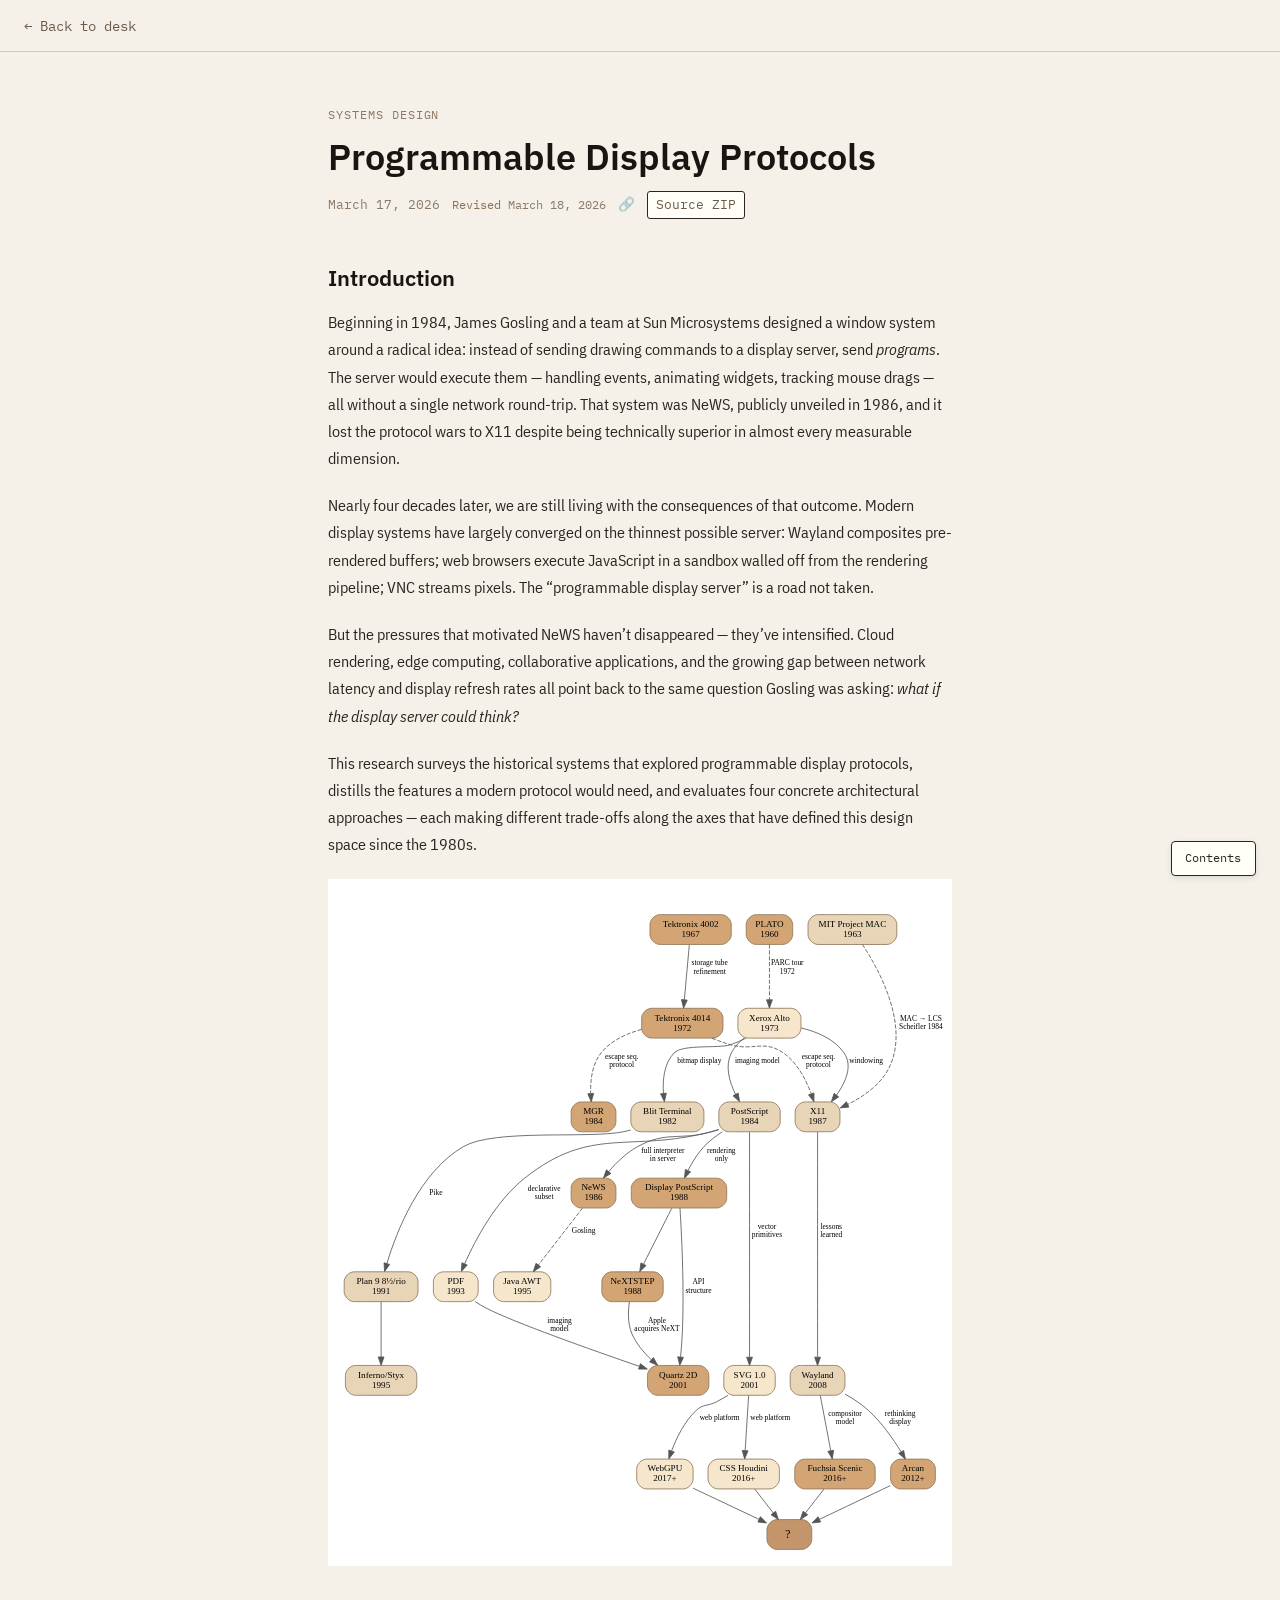
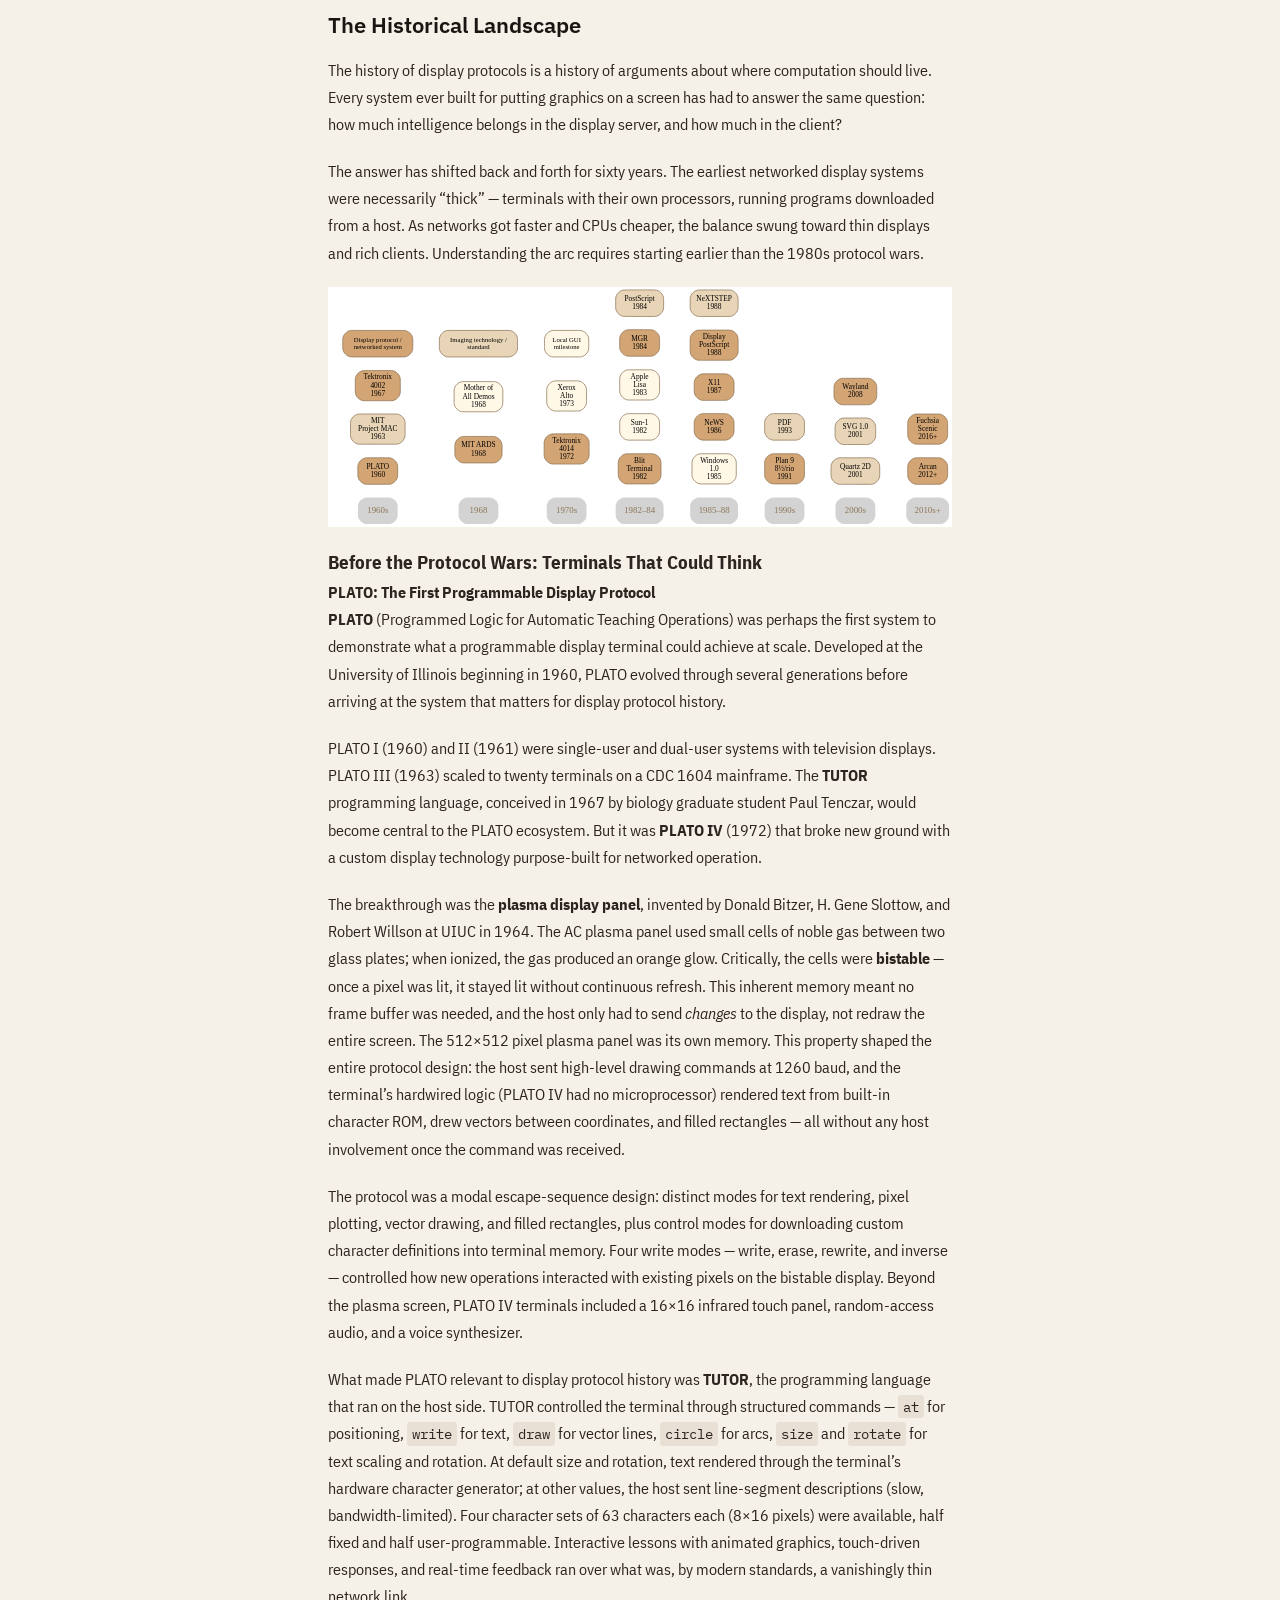
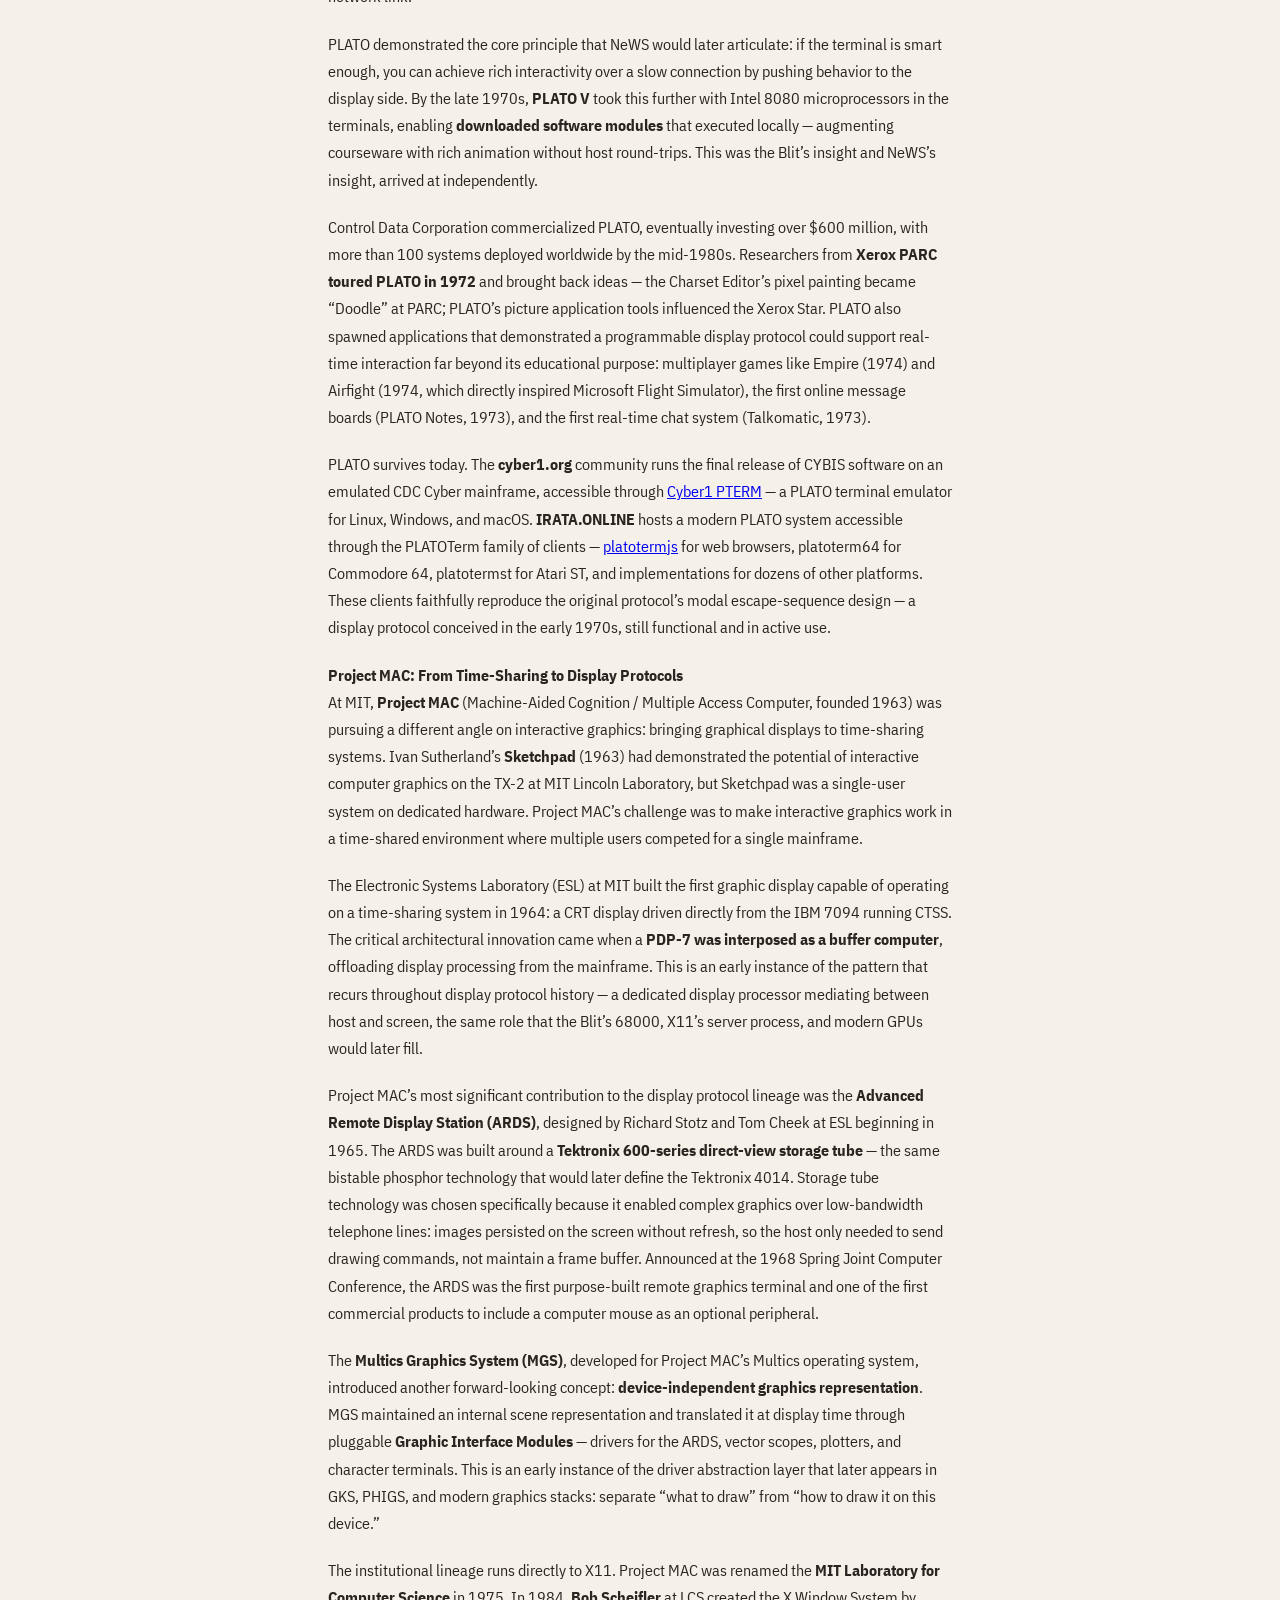
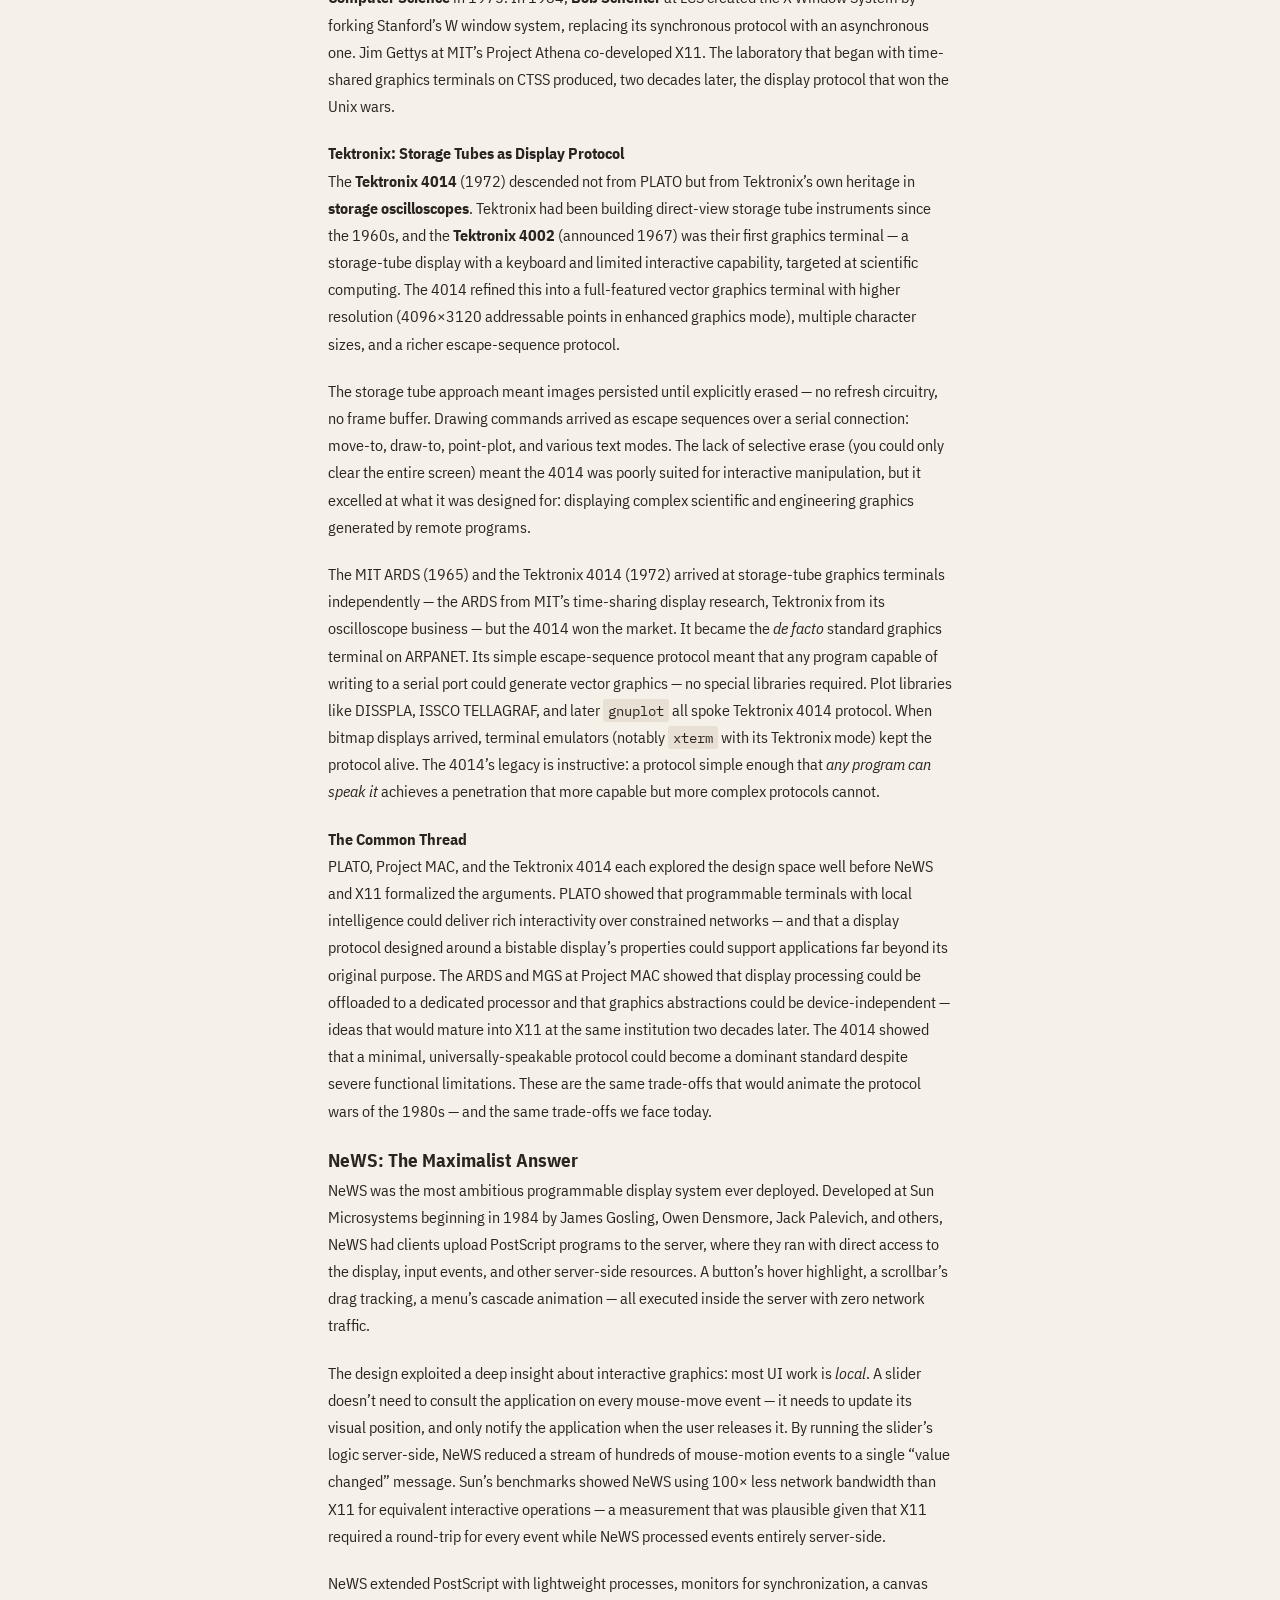
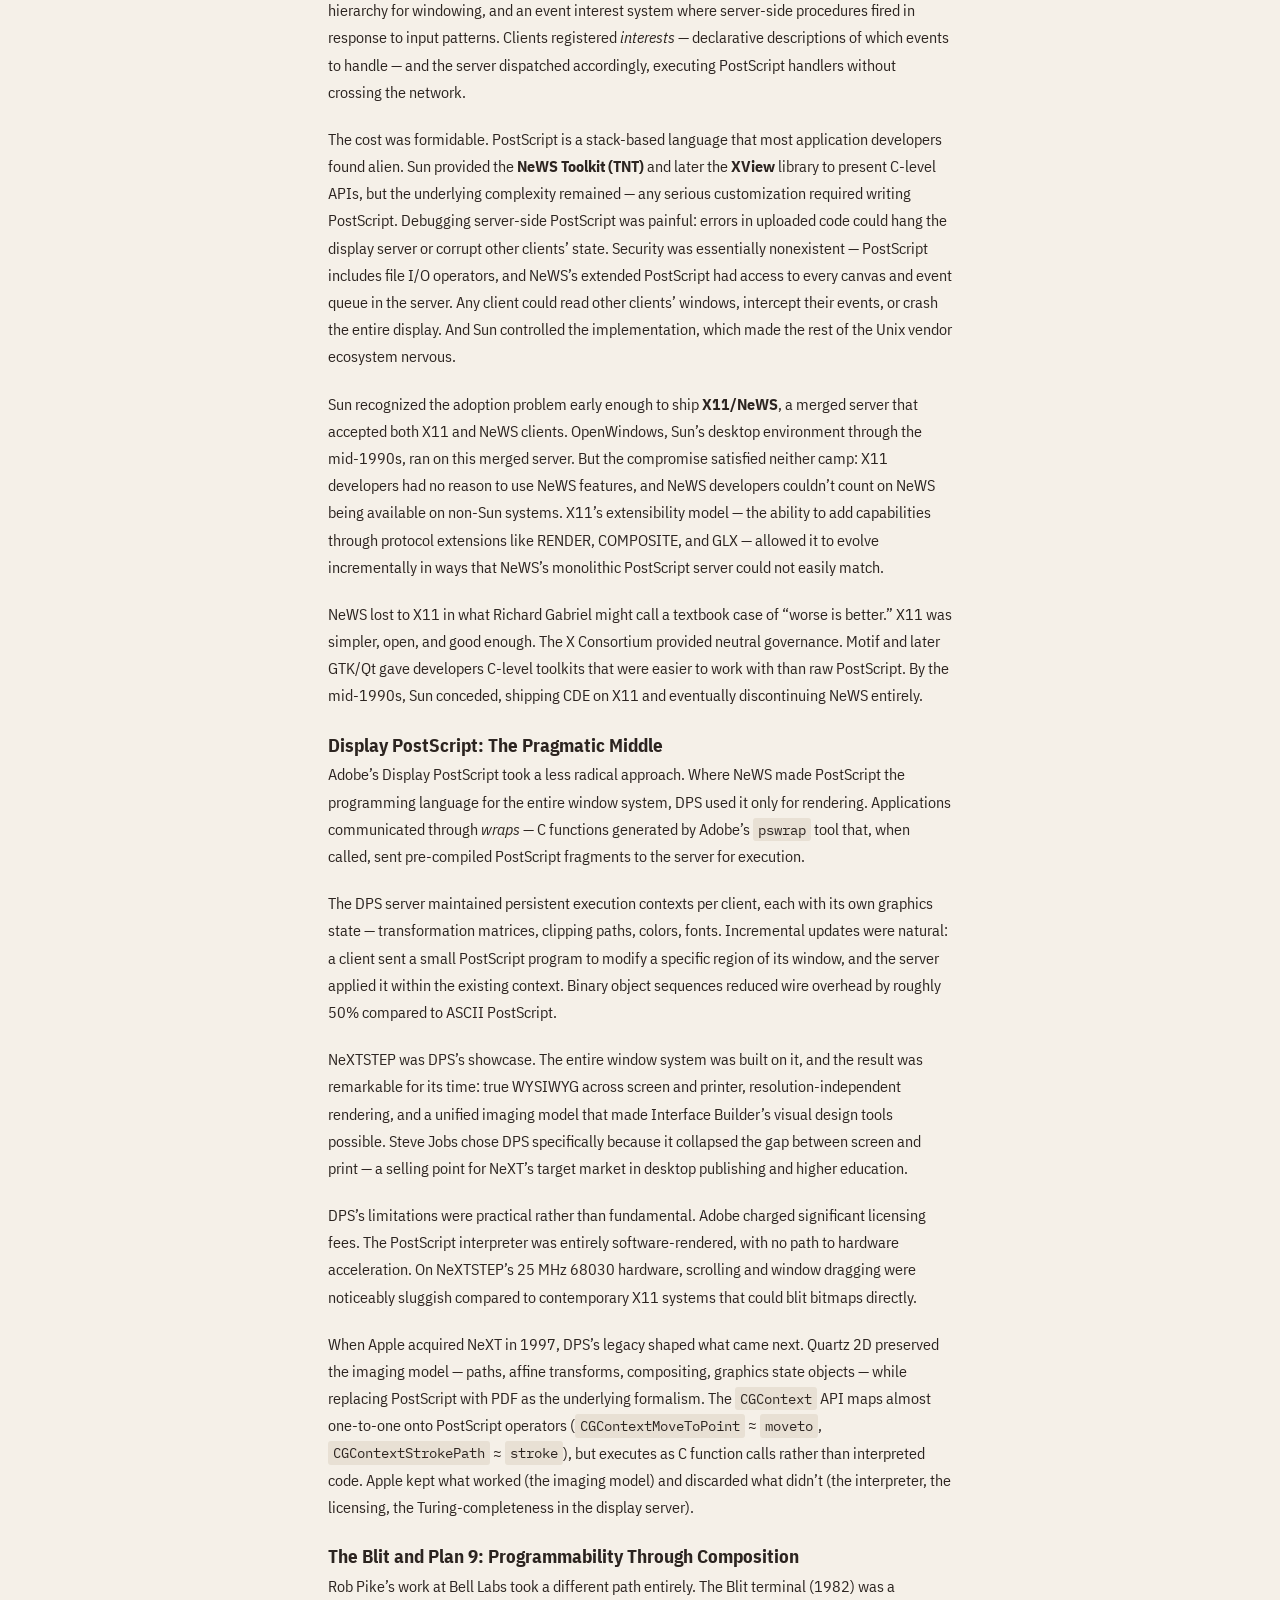
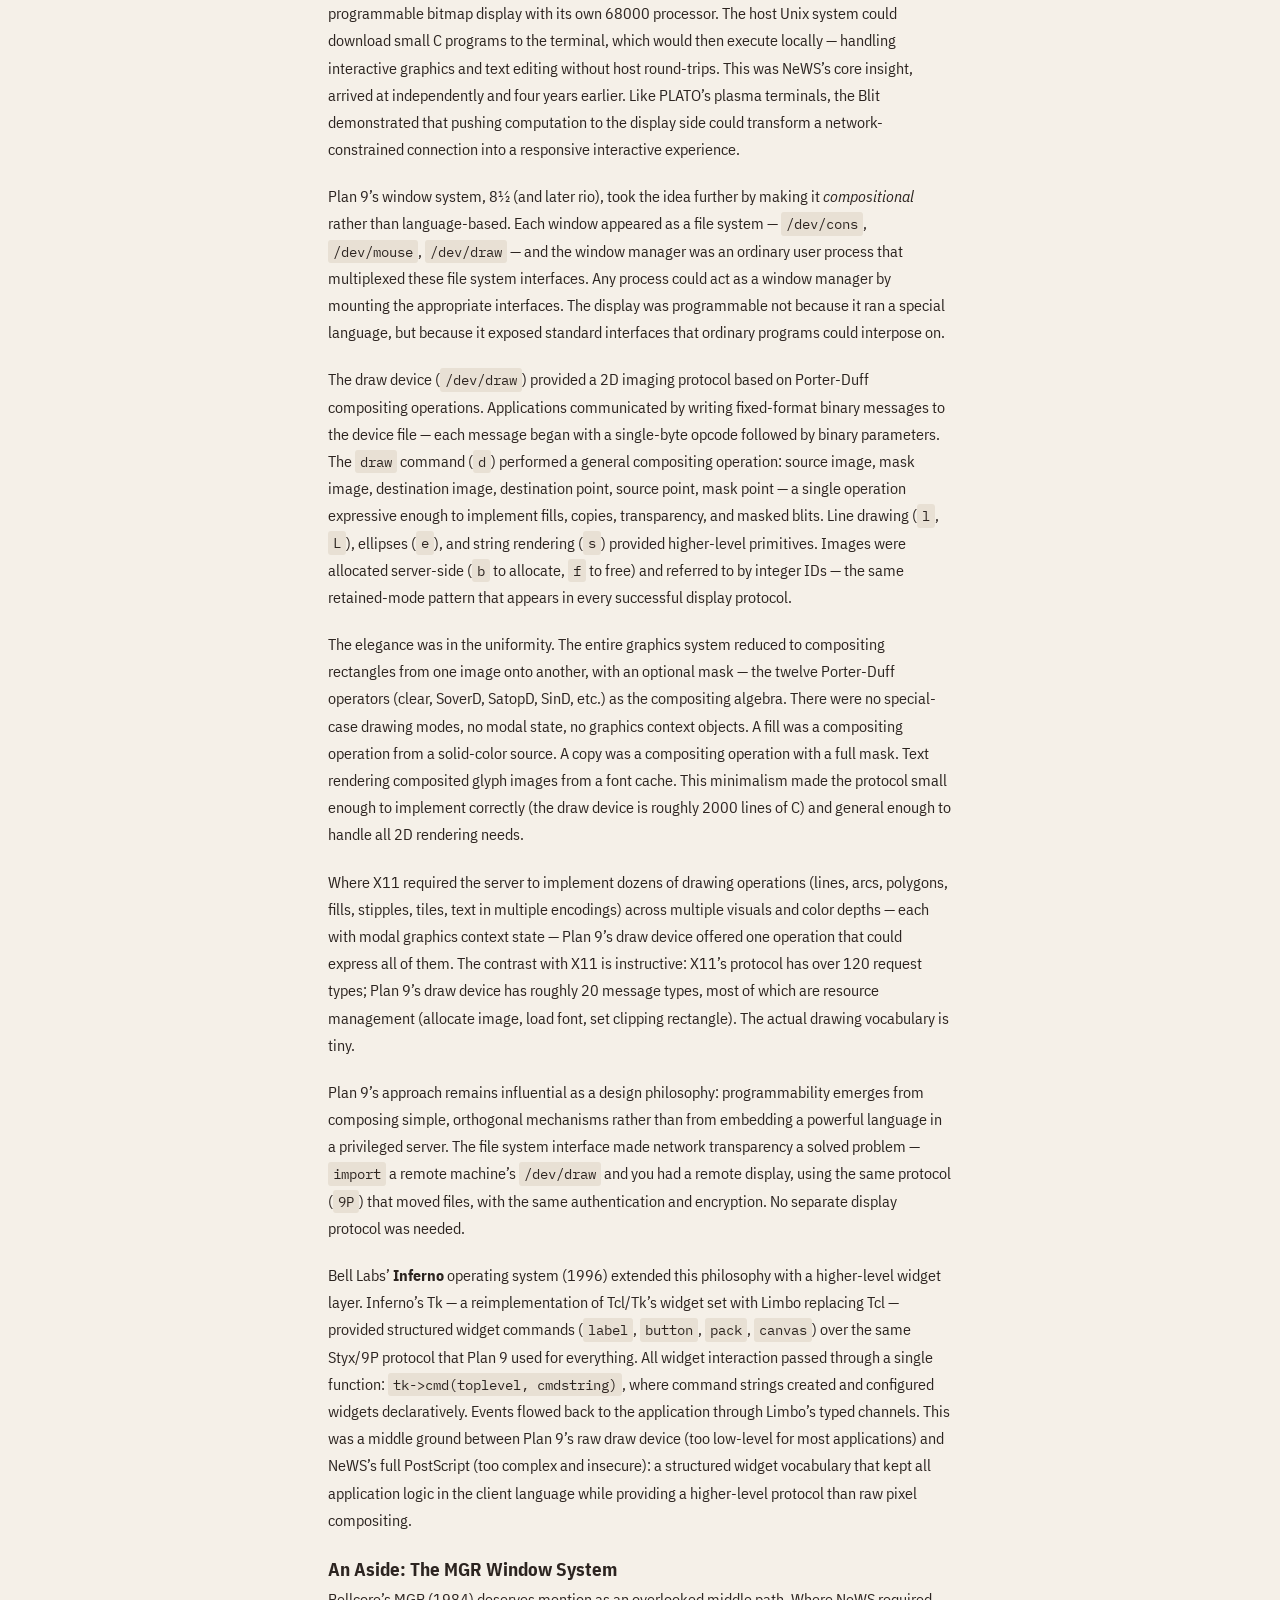
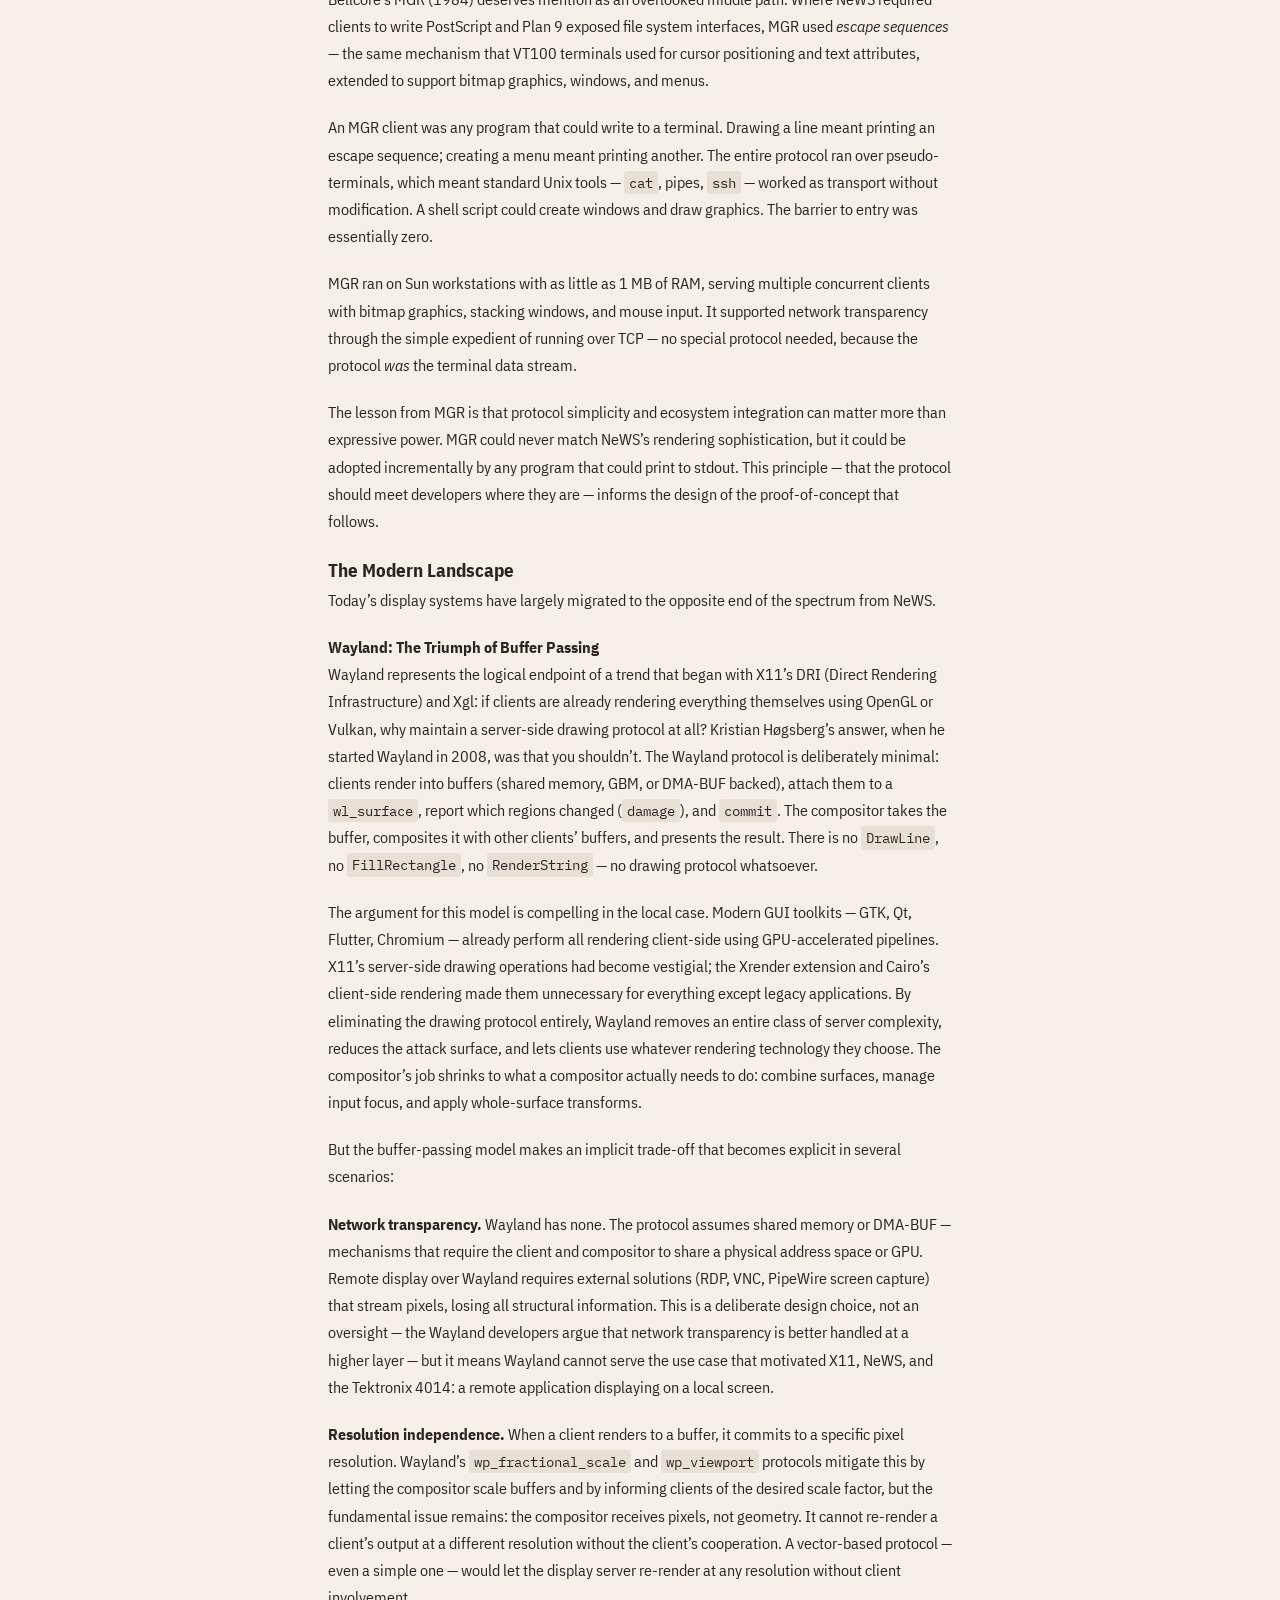
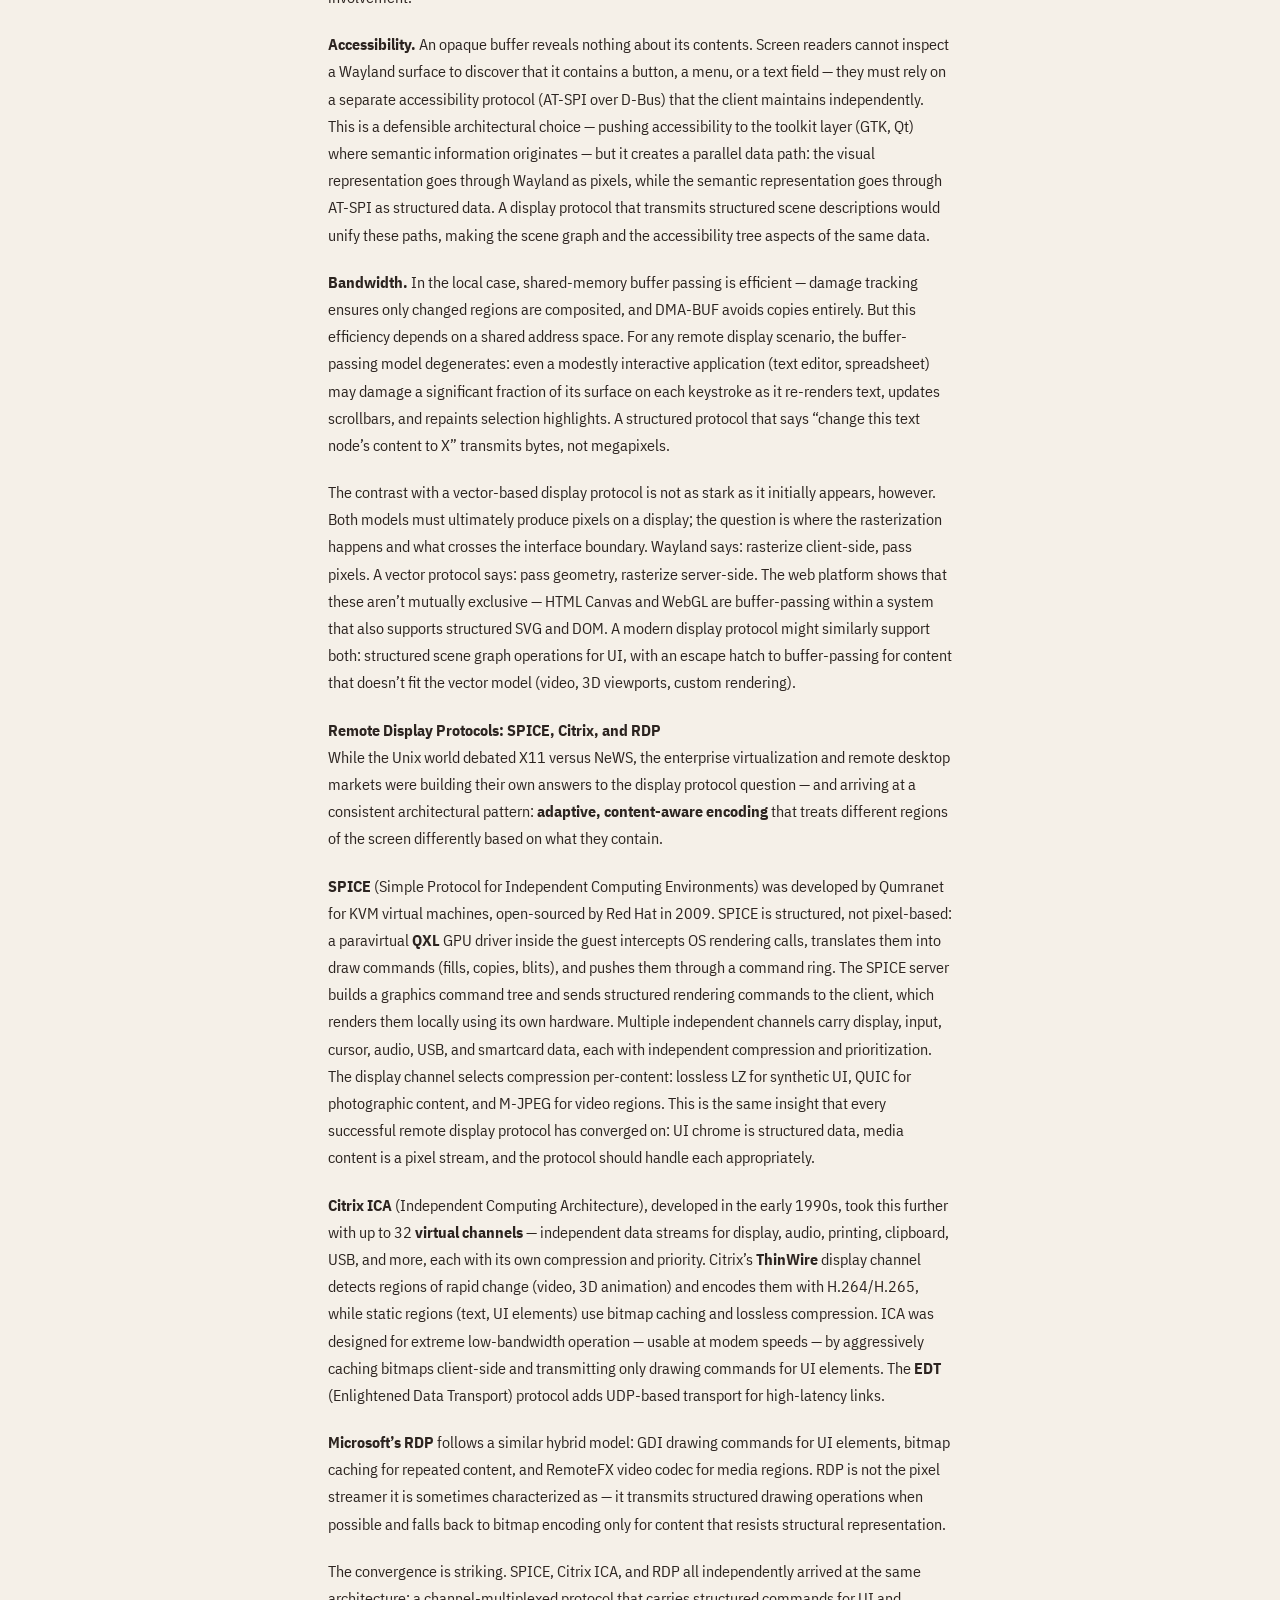
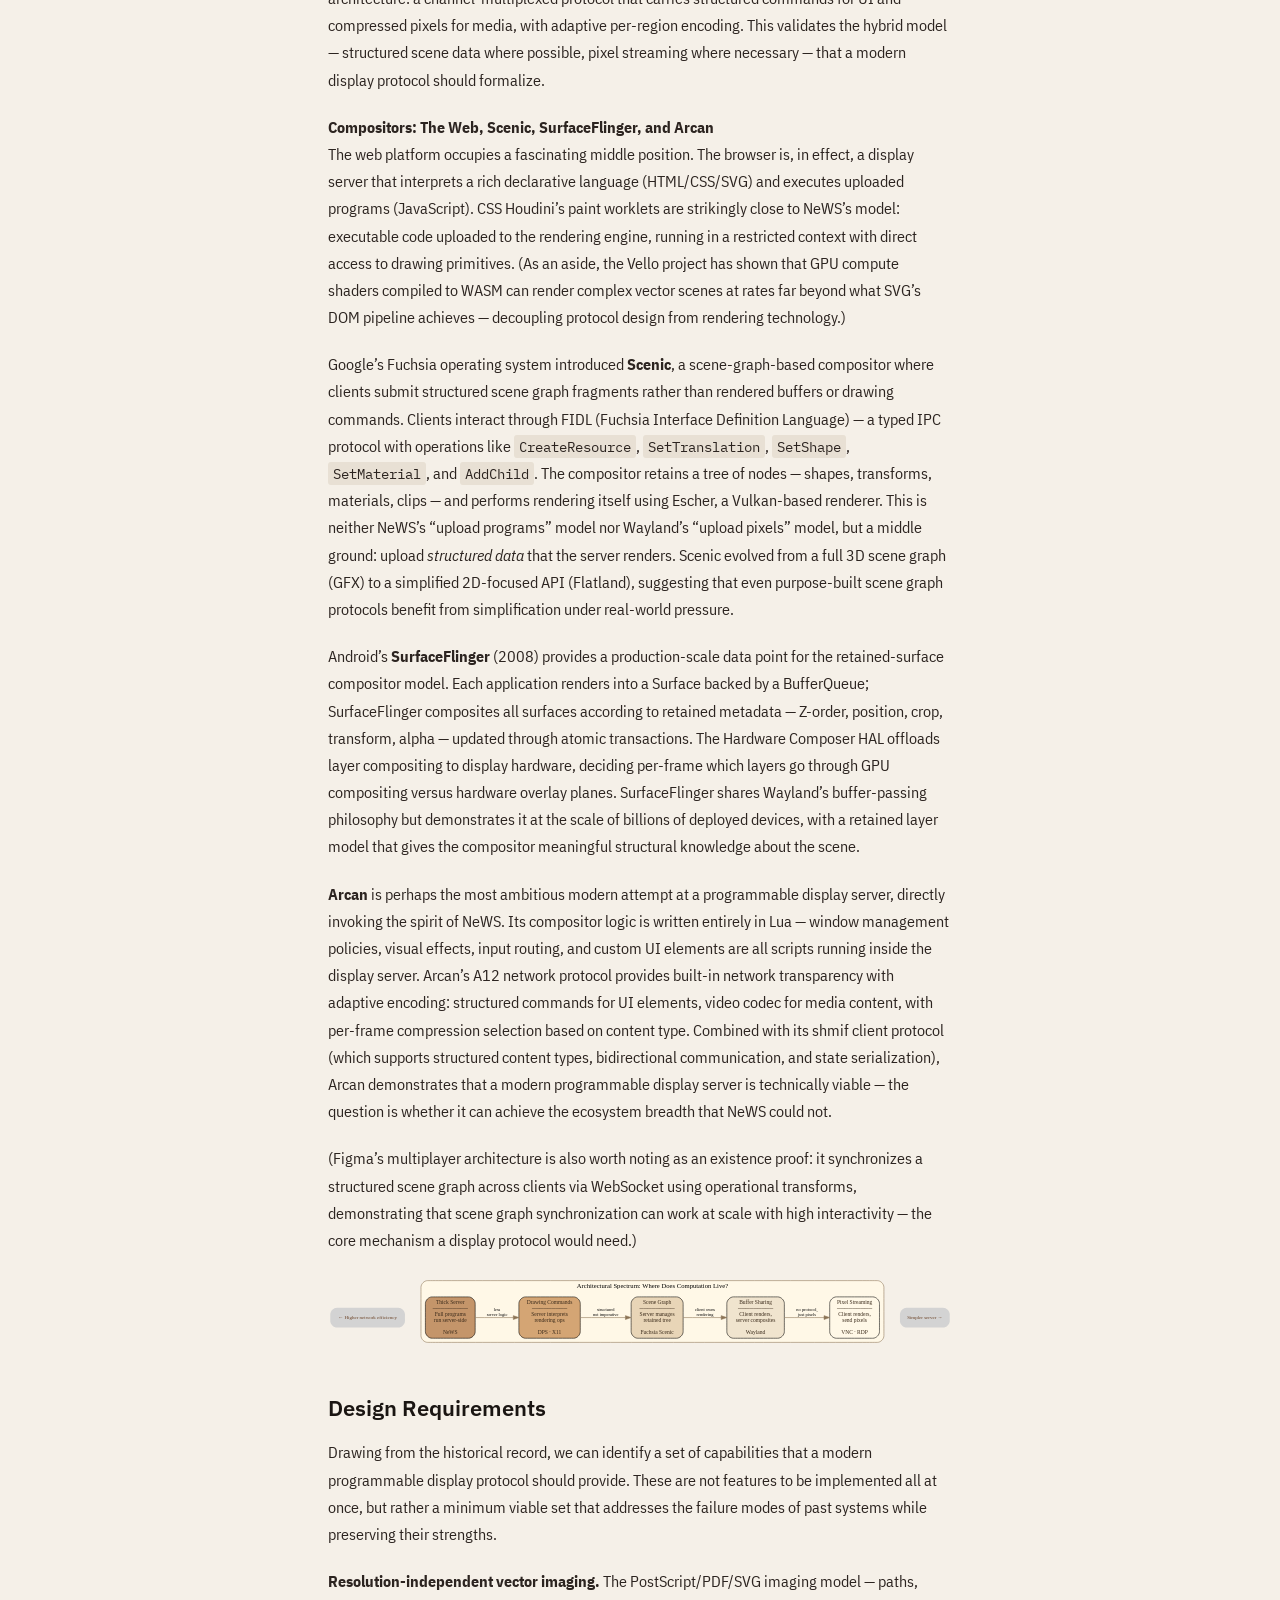
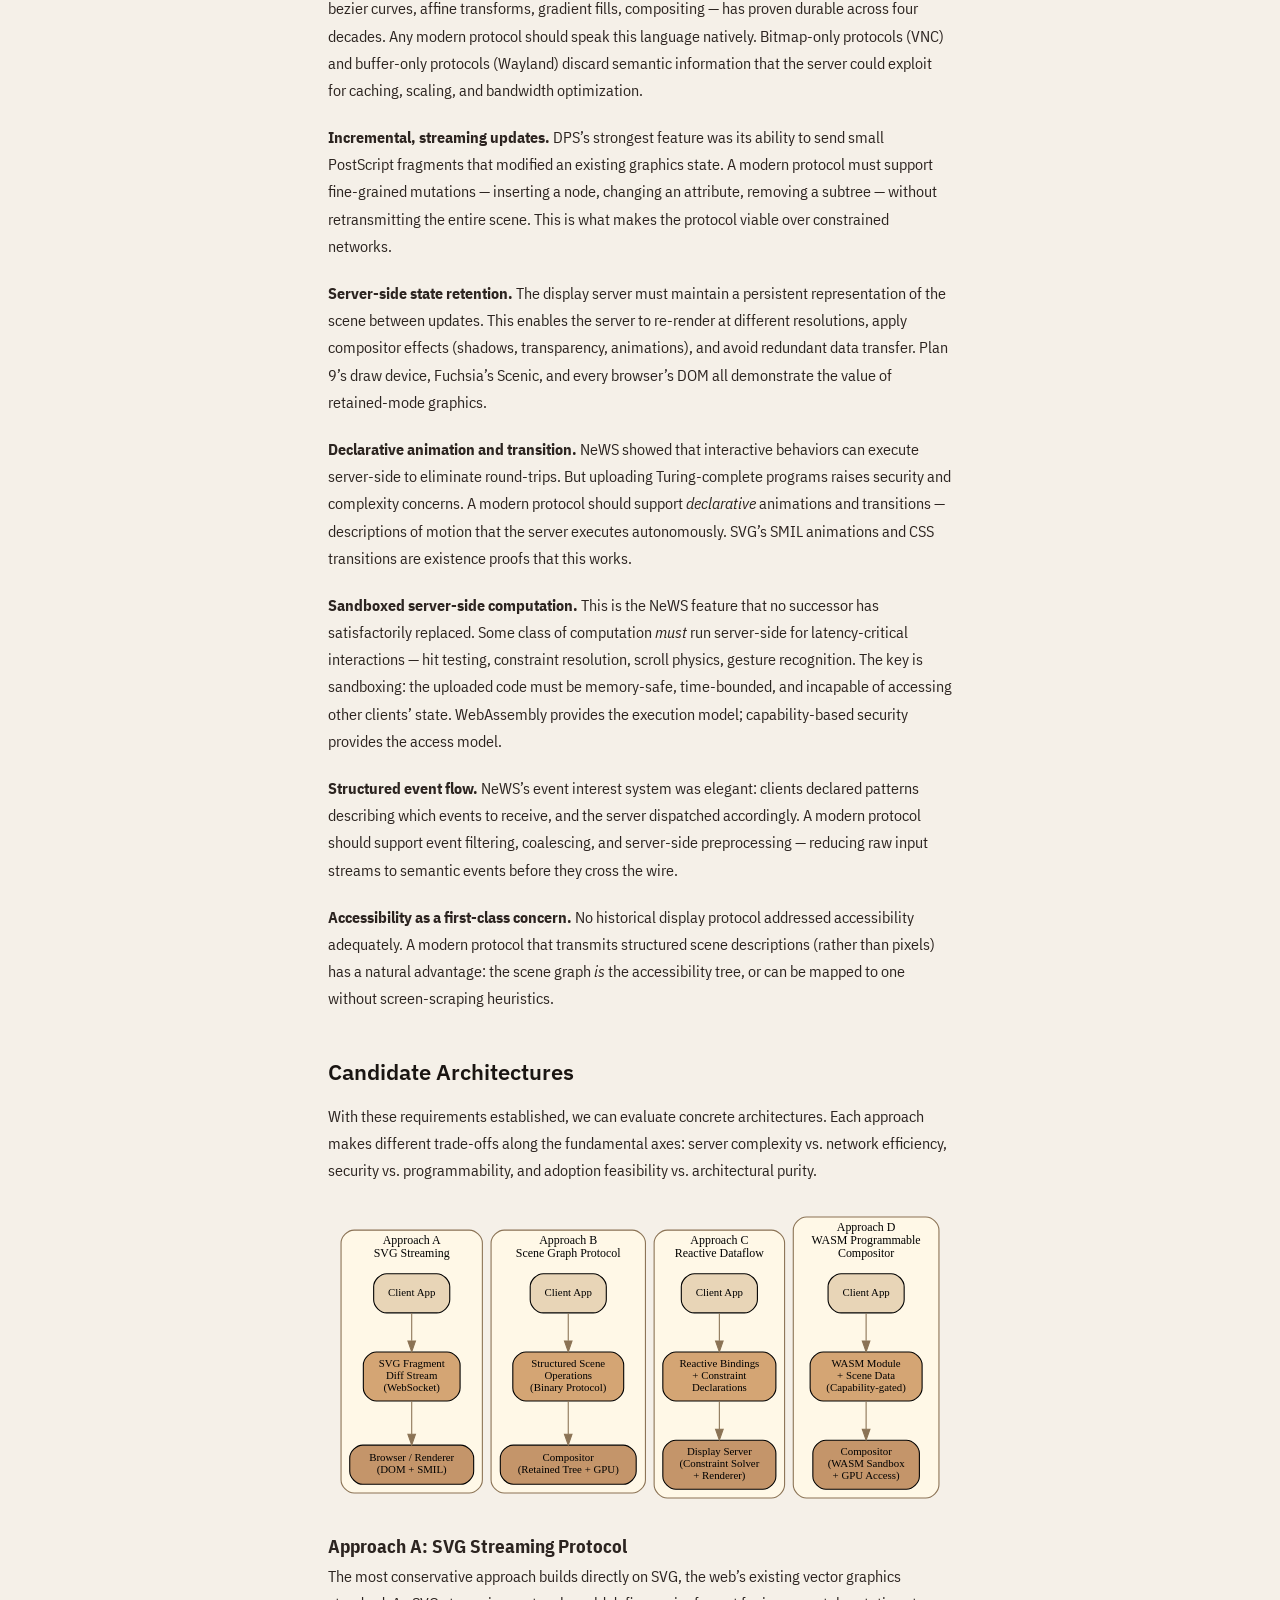
<file: programmable-display-protocols/index.html>
<!DOCTYPE html>
<html lang="en">
<head>
  <meta charset="utf-8">
  <meta name="viewport" content="width=device-width, initial-scale=1">
  <title>Programmable Display Protocols — The Mechanical Researcher</title>
  <link rel="stylesheet" href="../static/css/article.css">
  <link rel="stylesheet" href="https://fonts.googleapis.com/css2?family=IBM+Plex+Sans:wght@400;600&family=IBM+Plex+Sans+Condensed:wght@400;600&family=IBM+Plex+Mono:wght@400&display=swap">
</head>
<body>
  <nav class="top-bar">
    <a href="../index.html" class="back-link">&larr; Back to desk</a>
  </nav>
  <article class="research-article">
    <header>
      <span class="article-category">systems design</span>
      <h1>Programmable Display Protocols</h1>
      <div class="article-meta">
        <time datetime="2026-03-17">March 17, 2026</time>
        <span class="article-revised">Revised <time datetime="2026-03-18">March 18, 2026</time></span>
        <a href="#" class="permalink" title="Copy permalink">&#x1f517;</a>
        <a class="source-zip" href="programmable-display-protocols-source.zip" download>Source ZIP</a>
      </div>
    </header>
    <script>
      document.querySelector('.permalink').addEventListener('click', function(e) {
        e.preventDefault();
        var url = window.location.href.replace(/#.*$/, '');
        navigator.clipboard.writeText(url).then(function() {
          var el = e.target;
          el.textContent = '\u2713';
          el.classList.add('copied');
          setTimeout(function() {
            el.textContent = '\uD83D\uDD17';
            el.classList.remove('copied');
          }, 1500);
        });
      });
    </script>
    <div class="article-body">
      
<h2 id="introduction">Introduction</h2>
<p>Beginning in 1984, James Gosling and a team at Sun Microsystems designed a window system around a radical idea: instead of sending drawing commands to a display server, send <em>programs</em>. The server would execute them — handling events, animating widgets, tracking mouse drags — all without a single network round-trip. That system was NeWS, publicly unveiled in 1986, and it lost the protocol wars to X11 despite being technically superior in almost every measurable dimension.</p>
<p>Nearly four decades later, we are still living with the consequences of that outcome. Modern display systems have largely converged on the thinnest possible server: Wayland composites pre-rendered buffers; web browsers execute JavaScript in a sandbox walled off from the rendering pipeline; VNC streams pixels. The &#8220;programmable display server&#8221; is a road not taken.</p>
<p>But the pressures that motivated NeWS haven&#8217;t disappeared — they&#8217;ve intensified. Cloud rendering, edge computing, collaborative applications, and the growing gap between network latency and display refresh rates all point back to the same question Gosling was asking: <em>what if the display server could think?</em></p>
<p>This research surveys the historical systems that explored programmable display protocols, distills the features a modern protocol would need, and evaluates four concrete architectural approaches — each making different trade-offs along the axes that have defined this design space since the 1980s.</p>
<p><img src="lineage.svg" alt="Lineage and influence graph of display protocol technologies from Xerox Alto to the present"></p>
<h2 id="the-historical-landscape">The Historical Landscape</h2>
<p>The history of display protocols is a history of arguments about where computation should live. Every system ever built for putting graphics on a screen has had to answer the same question: how much intelligence belongs in the display server, and how much in the client?</p>
<p>The answer has shifted back and forth for sixty years. The earliest networked display systems were necessarily &#8220;thick&#8221; — terminals with their own processors, running programs downloaded from a host. As networks got faster and CPUs cheaper, the balance swung toward thin displays and rich clients. Understanding the arc requires starting earlier than the 1980s protocol wars.</p>
<p><img src="timeline.svg" alt="Timeline of display systems from PLATO (1960) to modern compositors, showing both networked display protocols and local GUI milestones"></p>
<h3 id="before-the-protocol-wars-terminals-that-could-think">Before the Protocol Wars: Terminals That Could Think</h3>
<h4 id="plato-the-first-programmable-display-protocol">PLATO: The First Programmable Display Protocol</h4>
<p><strong>PLATO</strong> (Programmed Logic for Automatic Teaching Operations) was perhaps the first system to demonstrate what a programmable display terminal could achieve at scale. Developed at the University of Illinois beginning in 1960, PLATO evolved through several generations before arriving at the system that matters for display protocol history.</p>
<p>PLATO I (1960) and II (1961) were single-user and dual-user systems with television displays. PLATO III (1963) scaled to twenty terminals on a CDC 1604 mainframe. The <strong>TUTOR</strong> programming language, conceived in 1967 by biology graduate student Paul Tenczar, would become central to the PLATO ecosystem. But it was <strong>PLATO IV</strong> (1972) that broke new ground with a custom display technology purpose-built for networked operation.</p>
<p>The breakthrough was the <strong>plasma display panel</strong>, invented by Donald Bitzer, H. Gene Slottow, and Robert Willson at UIUC in 1964. The AC plasma panel used small cells of noble gas between two glass plates; when ionized, the gas produced an orange glow. Critically, the cells were <strong>bistable</strong> — once a pixel was lit, it stayed lit without continuous refresh. This inherent memory meant no frame buffer was needed, and the host only had to send <em>changes</em> to the display, not redraw the entire screen. The 512×512 pixel plasma panel was its own memory. This property shaped the entire protocol design: the host sent high-level drawing commands at 1260 baud, and the terminal&#8217;s hardwired logic (PLATO IV had no microprocessor) rendered text from built-in character ROM, drew vectors between coordinates, and filled rectangles — all without any host involvement once the command was received.</p>
<p>The protocol was a modal escape-sequence design: distinct modes for text rendering, pixel plotting, vector drawing, and filled rectangles, plus control modes for downloading custom character definitions into terminal memory. Four write modes — write, erase, rewrite, and inverse — controlled how new operations interacted with existing pixels on the bistable display. Beyond the plasma screen, PLATO IV terminals included a 16×16 infrared touch panel, random-access audio, and a voice synthesizer.</p>
<p>What made PLATO relevant to display protocol history was <strong>TUTOR</strong>, the programming language that ran on the host side. TUTOR controlled the terminal through structured commands — <code>at</code> for positioning, <code>write</code> for text, <code>draw</code> for vector lines, <code>circle</code> for arcs, <code>size</code> and <code>rotate</code> for text scaling and rotation. At default size and rotation, text rendered through the terminal&#8217;s hardware character generator; at other values, the host sent line-segment descriptions (slow, bandwidth-limited). Four character sets of 63 characters each (8×16 pixels) were available, half fixed and half user-programmable. Interactive lessons with animated graphics, touch-driven responses, and real-time feedback ran over what was, by modern standards, a vanishingly thin network link.</p>
<p>PLATO demonstrated the core principle that NeWS would later articulate: if the terminal is smart enough, you can achieve rich interactivity over a slow connection by pushing behavior to the display side. By the late 1970s, <strong>PLATO V</strong> took this further with Intel 8080 microprocessors in the terminals, enabling <strong>downloaded software modules</strong> that executed locally — augmenting courseware with rich animation without host round-trips. This was the Blit&#8217;s insight and NeWS&#8217;s insight, arrived at independently.</p>
<p>Control Data Corporation commercialized PLATO, eventually investing over $600 million, with more than 100 systems deployed worldwide by the mid-1980s. Researchers from <strong>Xerox PARC toured PLATO in 1972</strong> and brought back ideas — the Charset Editor&#8217;s pixel painting became &#8220;Doodle&#8221; at PARC; PLATO&#8217;s picture application tools influenced the Xerox Star. PLATO also spawned applications that demonstrated a programmable display protocol could support real-time interaction far beyond its educational purpose: multiplayer games like Empire (1974) and Airfight (1974, which directly inspired Microsoft Flight Simulator), the first online message boards (PLATO Notes, 1973), and the first real-time chat system (Talkomatic, 1973).</p>
<p>PLATO survives today. The <strong>cyber1.org</strong> community runs the final release of CYBIS software on an emulated CDC Cyber mainframe, accessible through <a href="https://www.cyber1.org/pterm.asp">Cyber1 PTERM</a> — a PLATO terminal emulator for Linux, Windows, and macOS. <strong>IRATA.ONLINE</strong> hosts a modern PLATO system accessible through the PLATOTerm family of clients — <a href="https://github.com/tschak909/platotermjs">platotermjs</a> for web browsers, platoterm64 for Commodore 64, platotermst for Atari ST, and implementations for dozens of other platforms. These clients faithfully reproduce the original protocol&#8217;s modal escape-sequence design — a display protocol conceived in the early 1970s, still functional and in active use.</p>
<h4 id="project-mac-from-time-sharing-to-display-protocols">Project MAC: From Time-Sharing to Display Protocols</h4>
<p>At MIT, <strong>Project MAC</strong> (Machine-Aided Cognition &#47; Multiple Access Computer, founded 1963) was pursuing a different angle on interactive graphics: bringing graphical displays to time-sharing systems. Ivan Sutherland&#8217;s <strong>Sketchpad</strong> (1963) had demonstrated the potential of interactive computer graphics on the TX-2 at MIT Lincoln Laboratory, but Sketchpad was a single-user system on dedicated hardware. Project MAC&#8217;s challenge was to make interactive graphics work in a time-shared environment where multiple users competed for a single mainframe.</p>
<p>The Electronic Systems Laboratory (ESL) at MIT built the first graphic display capable of operating on a time-sharing system in 1964: a CRT display driven directly from the IBM 7094 running CTSS. The critical architectural innovation came when a <strong>PDP-7 was interposed as a buffer computer</strong>, offloading display processing from the mainframe. This is an early instance of the pattern that recurs throughout display protocol history — a dedicated display processor mediating between host and screen, the same role that the Blit&#8217;s 68000, X11&#8217;s server process, and modern GPUs would later fill.</p>
<p>Project MAC&#8217;s most significant contribution to the display protocol lineage was the <strong>Advanced Remote Display Station (ARDS)</strong>, designed by Richard Stotz and Tom Cheek at ESL beginning in 1965. The ARDS was built around a <strong>Tektronix 600-series direct-view storage tube</strong> — the same bistable phosphor technology that would later define the Tektronix 4014. Storage tube technology was chosen specifically because it enabled complex graphics over low-bandwidth telephone lines: images persisted on the screen without refresh, so the host only needed to send drawing commands, not maintain a frame buffer. Announced at the 1968 Spring Joint Computer Conference, the ARDS was the first purpose-built remote graphics terminal and one of the first commercial products to include a computer mouse as an optional peripheral.</p>
<p>The <strong>Multics Graphics System (MGS)</strong>, developed for Project MAC&#8217;s Multics operating system, introduced another forward-looking concept: <strong>device-independent graphics representation</strong>. MGS maintained an internal scene representation and translated it at display time through pluggable <strong>Graphic Interface Modules</strong> — drivers for the ARDS, vector scopes, plotters, and character terminals. This is an early instance of the driver abstraction layer that later appears in GKS, PHIGS, and modern graphics stacks: separate &#8220;what to draw&#8221; from &#8220;how to draw it on this device.&#8221;</p>
<p>The institutional lineage runs directly to X11. Project MAC was renamed the <strong>MIT Laboratory for Computer Science</strong> in 1975. In 1984, <strong>Bob Scheifler</strong> at LCS created the X Window System by forking Stanford&#8217;s W window system, replacing its synchronous protocol with an asynchronous one. Jim Gettys at MIT&#8217;s Project Athena co-developed X11. The laboratory that began with time-shared graphics terminals on CTSS produced, two decades later, the display protocol that won the Unix wars.</p>
<h4 id="tektronix-storage-tubes-as-display-protocol">Tektronix: Storage Tubes as Display Protocol</h4>
<p>The <strong>Tektronix 4014</strong> (1972) descended not from PLATO but from Tektronix&#8217;s own heritage in <strong>storage oscilloscopes</strong>. Tektronix had been building direct-view storage tube instruments since the 1960s, and the <strong>Tektronix 4002</strong> (announced 1967) was their first graphics terminal — a storage-tube display with a keyboard and limited interactive capability, targeted at scientific computing. The 4014 refined this into a full-featured vector graphics terminal with higher resolution (4096×3120 addressable points in enhanced graphics mode), multiple character sizes, and a richer escape-sequence protocol.</p>
<p>The storage tube approach meant images persisted until explicitly erased — no refresh circuitry, no frame buffer. Drawing commands arrived as escape sequences over a serial connection: move-to, draw-to, point-plot, and various text modes. The lack of selective erase (you could only clear the entire screen) meant the 4014 was poorly suited for interactive manipulation, but it excelled at what it was designed for: displaying complex scientific and engineering graphics generated by remote programs.</p>
<p>The MIT ARDS (1965) and the Tektronix 4014 (1972) arrived at storage-tube graphics terminals independently — the ARDS from MIT&#8217;s time-sharing display research, Tektronix from its oscilloscope business — but the 4014 won the market. It became the <em>de facto</em> standard graphics terminal on ARPANET. Its simple escape-sequence protocol meant that any program capable of writing to a serial port could generate vector graphics — no special libraries required. Plot libraries like DISSPLA, ISSCO TELLAGRAF, and later <code>gnuplot</code> all spoke Tektronix 4014 protocol. When bitmap displays arrived, terminal emulators (notably <code>xterm</code> with its Tektronix mode) kept the protocol alive. The 4014&#8217;s legacy is instructive: a protocol simple enough that <em>any program can speak it</em> achieves a penetration that more capable but more complex protocols cannot.</p>
<h4 id="the-common-thread">The Common Thread</h4>
<p>PLATO, Project MAC, and the Tektronix 4014 each explored the design space well before NeWS and X11 formalized the arguments. PLATO showed that programmable terminals with local intelligence could deliver rich interactivity over constrained networks — and that a display protocol designed around a bistable display&#8217;s properties could support applications far beyond its original purpose. The ARDS and MGS at Project MAC showed that display processing could be offloaded to a dedicated processor and that graphics abstractions could be device-independent — ideas that would mature into X11 at the same institution two decades later. The 4014 showed that a minimal, universally-speakable protocol could become a dominant standard despite severe functional limitations. These are the same trade-offs that would animate the protocol wars of the 1980s — and the same trade-offs we face today.</p>
<h3 id="news-the-maximalist-answer">NeWS: The Maximalist Answer</h3>
<p>NeWS was the most ambitious programmable display system ever deployed. Developed at Sun Microsystems beginning in 1984 by James Gosling, Owen Densmore, Jack Palevich, and others, NeWS had clients upload PostScript programs to the server, where they ran with direct access to the display, input events, and other server-side resources. A button&#8217;s hover highlight, a scrollbar&#8217;s drag tracking, a menu&#8217;s cascade animation — all executed inside the server with zero network traffic.</p>
<p>The design exploited a deep insight about interactive graphics: most UI work is <em>local</em>. A slider doesn&#8217;t need to consult the application on every mouse-move event — it needs to update its visual position, and only notify the application when the user releases it. By running the slider&#8217;s logic server-side, NeWS reduced a stream of hundreds of mouse-motion events to a single &#8220;value changed&#8221; message. Sun&#8217;s benchmarks showed NeWS using 100× less network bandwidth than X11 for equivalent interactive operations — a measurement that was plausible given that X11 required a round-trip for every event while NeWS processed events entirely server-side.</p>
<p>NeWS extended PostScript with lightweight processes, monitors for synchronization, a canvas hierarchy for windowing, and an event interest system where server-side procedures fired in response to input patterns. Clients registered <em>interests</em> — declarative descriptions of which events to handle — and the server dispatched accordingly, executing PostScript handlers without crossing the network.</p>
<p>The cost was formidable. PostScript is a stack-based language that most application developers found alien. Sun provided the <strong>NeWS Toolkit (TNT)</strong> and later the <strong>XView</strong> library to present C-level APIs, but the underlying complexity remained — any serious customization required writing PostScript. Debugging server-side PostScript was painful: errors in uploaded code could hang the display server or corrupt other clients&#8217; state. Security was essentially nonexistent — PostScript includes file I&#47;O operators, and NeWS&#8217;s extended PostScript had access to every canvas and event queue in the server. Any client could read other clients&#8217; windows, intercept their events, or crash the entire display. And Sun controlled the implementation, which made the rest of the Unix vendor ecosystem nervous.</p>
<p>Sun recognized the adoption problem early enough to ship <strong>X11&#47;NeWS</strong>, a merged server that accepted both X11 and NeWS clients. OpenWindows, Sun&#8217;s desktop environment through the mid-1990s, ran on this merged server. But the compromise satisfied neither camp: X11 developers had no reason to use NeWS features, and NeWS developers couldn&#8217;t count on NeWS being available on non-Sun systems. X11&#8217;s extensibility model — the ability to add capabilities through protocol extensions like RENDER, COMPOSITE, and GLX — allowed it to evolve incrementally in ways that NeWS&#8217;s monolithic PostScript server could not easily match.</p>
<p>NeWS lost to X11 in what Richard Gabriel might call a textbook case of &#8220;worse is better.&#8221; X11 was simpler, open, and good enough. The X Consortium provided neutral governance. Motif and later GTK&#47;Qt gave developers C-level toolkits that were easier to work with than raw PostScript. By the mid-1990s, Sun conceded, shipping CDE on X11 and eventually discontinuing NeWS entirely.</p>
<h3 id="display-postscript-the-pragmatic-middle">Display PostScript: The Pragmatic Middle</h3>
<p>Adobe&#8217;s Display PostScript took a less radical approach. Where NeWS made PostScript the programming language for the entire window system, DPS used it only for rendering. Applications communicated through <em>wraps</em> — C functions generated by Adobe&#8217;s <code>pswrap</code> tool that, when called, sent pre-compiled PostScript fragments to the server for execution.</p>
<p>The DPS server maintained persistent execution contexts per client, each with its own graphics state — transformation matrices, clipping paths, colors, fonts. Incremental updates were natural: a client sent a small PostScript program to modify a specific region of its window, and the server applied it within the existing context. Binary object sequences reduced wire overhead by roughly 50% compared to ASCII PostScript.</p>
<p>NeXTSTEP was DPS&#8217;s showcase. The entire window system was built on it, and the result was remarkable for its time: true WYSIWYG across screen and printer, resolution-independent rendering, and a unified imaging model that made Interface Builder&#8217;s visual design tools possible. Steve Jobs chose DPS specifically because it collapsed the gap between screen and print — a selling point for NeXT&#8217;s target market in desktop publishing and higher education.</p>
<p>DPS&#8217;s limitations were practical rather than fundamental. Adobe charged significant licensing fees. The PostScript interpreter was entirely software-rendered, with no path to hardware acceleration. On NeXTSTEP&#8217;s 25 MHz 68030 hardware, scrolling and window dragging were noticeably sluggish compared to contemporary X11 systems that could blit bitmaps directly.</p>
<p>When Apple acquired NeXT in 1997, DPS&#8217;s legacy shaped what came next. Quartz 2D preserved the imaging model — paths, affine transforms, compositing, graphics state objects — while replacing PostScript with PDF as the underlying formalism. The <code>CGContext</code> API maps almost one-to-one onto PostScript operators (<code>CGContextMoveToPoint</code> ≈ <code>moveto</code>, <code>CGContextStrokePath</code> ≈ <code>stroke</code>), but executes as C function calls rather than interpreted code. Apple kept what worked (the imaging model) and discarded what didn&#8217;t (the interpreter, the licensing, the Turing-completeness in the display server).</p>
<h3 id="the-blit-and-plan-9-programmability-through-composition">The Blit and Plan 9: Programmability Through Composition</h3>
<p>Rob Pike&#8217;s work at Bell Labs took a different path entirely. The Blit terminal (1982) was a programmable bitmap display with its own 68000 processor. The host Unix system could download small C programs to the terminal, which would then execute locally — handling interactive graphics and text editing without host round-trips. This was NeWS&#8217;s core insight, arrived at independently and four years earlier. Like PLATO&#8217;s plasma terminals, the Blit demonstrated that pushing computation to the display side could transform a network-constrained connection into a responsive interactive experience.</p>
<p>Plan 9&#8217;s window system, 8½ (and later rio), took the idea further by making it <em>compositional</em> rather than language-based. Each window appeared as a file system — <code>&#47;dev&#47;cons</code>, <code>&#47;dev&#47;mouse</code>, <code>&#47;dev&#47;draw</code> — and the window manager was an ordinary user process that multiplexed these file system interfaces. Any process could act as a window manager by mounting the appropriate interfaces. The display was programmable not because it ran a special language, but because it exposed standard interfaces that ordinary programs could interpose on.</p>
<p>The draw device (<code>&#47;dev&#47;draw</code>) provided a 2D imaging protocol based on Porter-Duff compositing operations. Applications communicated by writing fixed-format binary messages to the device file — each message began with a single-byte opcode followed by binary parameters. The <code>draw</code> command (<code>d</code>) performed a general compositing operation: source image, mask image, destination image, destination point, source point, mask point — a single operation expressive enough to implement fills, copies, transparency, and masked blits. Line drawing (<code>l</code>, <code>L</code>), ellipses (<code>e</code>), and string rendering (<code>s</code>) provided higher-level primitives. Images were allocated server-side (<code>b</code> to allocate, <code>f</code> to free) and referred to by integer IDs — the same retained-mode pattern that appears in every successful display protocol.</p>
<p>The elegance was in the uniformity. The entire graphics system reduced to compositing rectangles from one image onto another, with an optional mask — the twelve Porter-Duff operators (clear, SoverD, SatopD, SinD, etc.) as the compositing algebra. There were no special-case drawing modes, no modal state, no graphics context objects. A fill was a compositing operation from a solid-color source. A copy was a compositing operation with a full mask. Text rendering composited glyph images from a font cache. This minimalism made the protocol small enough to implement correctly (the draw device is roughly 2000 lines of C) and general enough to handle all 2D rendering needs.</p>
<p>Where X11 required the server to implement dozens of drawing operations (lines, arcs, polygons, fills, stipples, tiles, text in multiple encodings) across multiple visuals and color depths — each with modal graphics context state — Plan 9&#8217;s draw device offered one operation that could express all of them. The contrast with X11 is instructive: X11&#8217;s protocol has over 120 request types; Plan 9&#8217;s draw device has roughly 20 message types, most of which are resource management (allocate image, load font, set clipping rectangle). The actual drawing vocabulary is tiny.</p>
<p>Plan 9&#8217;s approach remains influential as a design philosophy: programmability emerges from composing simple, orthogonal mechanisms rather than from embedding a powerful language in a privileged server. The file system interface made network transparency a solved problem — <code>import</code> a remote machine&#8217;s <code>&#47;dev&#47;draw</code> and you had a remote display, using the same protocol (<code>9P</code>) that moved files, with the same authentication and encryption. No separate display protocol was needed.</p>
<p>Bell Labs&#8217; <strong>Inferno</strong> operating system (1996) extended this philosophy with a higher-level widget layer. Inferno&#8217;s Tk — a reimplementation of Tcl&#47;Tk&#8217;s widget set with Limbo replacing Tcl — provided structured widget commands (<code>label</code>, <code>button</code>, <code>pack</code>, <code>canvas</code>) over the same Styx&#47;9P protocol that Plan 9 used for everything. All widget interaction passed through a single function: <code>tk-&#62;cmd(toplevel, cmdstring)</code>, where command strings created and configured widgets declaratively. Events flowed back to the application through Limbo&#8217;s typed channels. This was a middle ground between Plan 9&#8217;s raw draw device (too low-level for most applications) and NeWS&#8217;s full PostScript (too complex and insecure): a structured widget vocabulary that kept all application logic in the client language while providing a higher-level protocol than raw pixel compositing.</p>
<h3 id="an-aside-the-mgr-window-system">An Aside: The MGR Window System</h3>
<p>Bellcore&#8217;s MGR (1984) deserves mention as an overlooked middle path. Where NeWS required clients to write PostScript and Plan 9 exposed file system interfaces, MGR used <em>escape sequences</em> — the same mechanism that VT100 terminals used for cursor positioning and text attributes, extended to support bitmap graphics, windows, and menus.</p>
<p>An MGR client was any program that could write to a terminal. Drawing a line meant printing an escape sequence; creating a menu meant printing another. The entire protocol ran over pseudo-terminals, which meant standard Unix tools — <code>cat</code>, pipes, <code>ssh</code> — worked as transport without modification. A shell script could create windows and draw graphics. The barrier to entry was essentially zero.</p>
<p>MGR ran on Sun workstations with as little as 1 MB of RAM, serving multiple concurrent clients with bitmap graphics, stacking windows, and mouse input. It supported network transparency through the simple expedient of running over TCP — no special protocol needed, because the protocol <em>was</em> the terminal data stream.</p>
<p>The lesson from MGR is that protocol simplicity and ecosystem integration can matter more than expressive power. MGR could never match NeWS&#8217;s rendering sophistication, but it could be adopted incrementally by any program that could print to stdout. This principle — that the protocol should meet developers where they are — informs the design of the proof-of-concept that follows.</p>
<h3 id="the-modern-landscape">The Modern Landscape</h3>
<p>Today&#8217;s display systems have largely migrated to the opposite end of the spectrum from NeWS.</p>
<h4 id="wayland-the-triumph-of-buffer-passing">Wayland: The Triumph of Buffer Passing</h4>
<p>Wayland represents the logical endpoint of a trend that began with X11&#8217;s DRI (Direct Rendering Infrastructure) and Xgl: if clients are already rendering everything themselves using OpenGL or Vulkan, why maintain a server-side drawing protocol at all? Kristian Høgsberg&#8217;s answer, when he started Wayland in 2008, was that you shouldn&#8217;t. The Wayland protocol is deliberately minimal: clients render into buffers (shared memory, GBM, or DMA-BUF backed), attach them to a <code>wl_surface</code>, report which regions changed (<code>damage</code>), and <code>commit</code>. The compositor takes the buffer, composites it with other clients&#8217; buffers, and presents the result. There is no <code>DrawLine</code>, no <code>FillRectangle</code>, no <code>RenderString</code> — no drawing protocol whatsoever.</p>
<p>The argument for this model is compelling in the local case. Modern GUI toolkits — GTK, Qt, Flutter, Chromium — already perform all rendering client-side using GPU-accelerated pipelines. X11&#8217;s server-side drawing operations had become vestigial; the Xrender extension and Cairo&#8217;s client-side rendering made them unnecessary for everything except legacy applications. By eliminating the drawing protocol entirely, Wayland removes an entire class of server complexity, reduces the attack surface, and lets clients use whatever rendering technology they choose. The compositor&#8217;s job shrinks to what a compositor actually needs to do: combine surfaces, manage input focus, and apply whole-surface transforms.</p>
<p>But the buffer-passing model makes an implicit trade-off that becomes explicit in several scenarios:</p>
<p><strong>Network transparency.</strong> Wayland has none. The protocol assumes shared memory or DMA-BUF — mechanisms that require the client and compositor to share a physical address space or GPU. Remote display over Wayland requires external solutions (RDP, VNC, PipeWire screen capture) that stream pixels, losing all structural information. This is a deliberate design choice, not an oversight — the Wayland developers argue that network transparency is better handled at a higher layer — but it means Wayland cannot serve the use case that motivated X11, NeWS, and the Tektronix 4014: a remote application displaying on a local screen.</p>
<p><strong>Resolution independence.</strong> When a client renders to a buffer, it commits to a specific pixel resolution. Wayland&#8217;s <code>wp_fractional_scale</code> and <code>wp_viewport</code> protocols mitigate this by letting the compositor scale buffers and by informing clients of the desired scale factor, but the fundamental issue remains: the compositor receives pixels, not geometry. It cannot re-render a client&#8217;s output at a different resolution without the client&#8217;s cooperation. A vector-based protocol — even a simple one — would let the display server re-render at any resolution without client involvement.</p>
<p><strong>Accessibility.</strong> An opaque buffer reveals nothing about its contents. Screen readers cannot inspect a Wayland surface to discover that it contains a button, a menu, or a text field — they must rely on a separate accessibility protocol (AT-SPI over D-Bus) that the client maintains independently. This is a defensible architectural choice — pushing accessibility to the toolkit layer (GTK, Qt) where semantic information originates — but it creates a parallel data path: the visual representation goes through Wayland as pixels, while the semantic representation goes through AT-SPI as structured data. A display protocol that transmits structured scene descriptions would unify these paths, making the scene graph and the accessibility tree aspects of the same data.</p>
<p><strong>Bandwidth.</strong> In the local case, shared-memory buffer passing is efficient — damage tracking ensures only changed regions are composited, and DMA-BUF avoids copies entirely. But this efficiency depends on a shared address space. For any remote display scenario, the buffer-passing model degenerates: even a modestly interactive application (text editor, spreadsheet) may damage a significant fraction of its surface on each keystroke as it re-renders text, updates scrollbars, and repaints selection highlights. A structured protocol that says &#8220;change this text node&#8217;s content to X&#8221; transmits bytes, not megapixels.</p>
<p>The contrast with a vector-based display protocol is not as stark as it initially appears, however. Both models must ultimately produce pixels on a display; the question is where the rasterization happens and what crosses the interface boundary. Wayland says: rasterize client-side, pass pixels. A vector protocol says: pass geometry, rasterize server-side. The web platform shows that these aren&#8217;t mutually exclusive — HTML Canvas and WebGL are buffer-passing within a system that also supports structured SVG and DOM. A modern display protocol might similarly support both: structured scene graph operations for UI, with an escape hatch to buffer-passing for content that doesn&#8217;t fit the vector model (video, 3D viewports, custom rendering).</p>
<h4 id="remote-display-protocols-spice-citrix-and-rdp">Remote Display Protocols: SPICE, Citrix, and RDP</h4>
<p>While the Unix world debated X11 versus NeWS, the enterprise virtualization and remote desktop markets were building their own answers to the display protocol question — and arriving at a consistent architectural pattern: <strong>adaptive, content-aware encoding</strong> that treats different regions of the screen differently based on what they contain.</p>
<p><strong>SPICE</strong> (Simple Protocol for Independent Computing Environments) was developed by Qumranet for KVM virtual machines, open-sourced by Red Hat in 2009. SPICE is structured, not pixel-based: a paravirtual <strong>QXL</strong> GPU driver inside the guest intercepts OS rendering calls, translates them into draw commands (fills, copies, blits), and pushes them through a command ring. The SPICE server builds a graphics command tree and sends structured rendering commands to the client, which renders them locally using its own hardware. Multiple independent channels carry display, input, cursor, audio, USB, and smartcard data, each with independent compression and prioritization. The display channel selects compression per-content: lossless LZ for synthetic UI, QUIC for photographic content, and M-JPEG for video regions. This is the same insight that every successful remote display protocol has converged on: UI chrome is structured data, media content is a pixel stream, and the protocol should handle each appropriately.</p>
<p><strong>Citrix ICA</strong> (Independent Computing Architecture), developed in the early 1990s, took this further with up to 32 <strong>virtual channels</strong> — independent data streams for display, audio, printing, clipboard, USB, and more, each with its own compression and priority. Citrix&#8217;s <strong>ThinWire</strong> display channel detects regions of rapid change (video, 3D animation) and encodes them with H.264&#47;H.265, while static regions (text, UI elements) use bitmap caching and lossless compression. ICA was designed for extreme low-bandwidth operation — usable at modem speeds — by aggressively caching bitmaps client-side and transmitting only drawing commands for UI elements. The <strong>EDT</strong> (Enlightened Data Transport) protocol adds UDP-based transport for high-latency links.</p>
<p><strong>Microsoft&#8217;s RDP</strong> follows a similar hybrid model: GDI drawing commands for UI elements, bitmap caching for repeated content, and RemoteFX video codec for media regions. RDP is not the pixel streamer it is sometimes characterized as — it transmits structured drawing operations when possible and falls back to bitmap encoding only for content that resists structural representation.</p>
<p>The convergence is striking. SPICE, Citrix ICA, and RDP all independently arrived at the same architecture: a channel-multiplexed protocol that carries structured commands for UI and compressed pixels for media, with adaptive per-region encoding. This validates the hybrid model — structured scene data where possible, pixel streaming where necessary — that a modern display protocol should formalize.</p>
<h4 id="compositors-the-web-scenic-surfaceflinger-and-arcan">Compositors: The Web, Scenic, SurfaceFlinger, and Arcan</h4>
<p>The web platform occupies a fascinating middle position. The browser is, in effect, a display server that interprets a rich declarative language (HTML&#47;CSS&#47;SVG) and executes uploaded programs (JavaScript). CSS Houdini&#8217;s paint worklets are strikingly close to NeWS&#8217;s model: executable code uploaded to the rendering engine, running in a restricted context with direct access to drawing primitives. (As an aside, the Vello project has shown that GPU compute shaders compiled to WASM can render complex vector scenes at rates far beyond what SVG&#8217;s DOM pipeline achieves — decoupling protocol design from rendering technology.)</p>
<p>Google&#8217;s Fuchsia operating system introduced <strong>Scenic</strong>, a scene-graph-based compositor where clients submit structured scene graph fragments rather than rendered buffers or drawing commands. Clients interact through FIDL (Fuchsia Interface Definition Language) — a typed IPC protocol with operations like <code>CreateResource</code>, <code>SetTranslation</code>, <code>SetShape</code>, <code>SetMaterial</code>, and <code>AddChild</code>. The compositor retains a tree of nodes — shapes, transforms, materials, clips — and performs rendering itself using Escher, a Vulkan-based renderer. This is neither NeWS&#8217;s &#8220;upload programs&#8221; model nor Wayland&#8217;s &#8220;upload pixels&#8221; model, but a middle ground: upload <em>structured data</em> that the server renders. Scenic evolved from a full 3D scene graph (GFX) to a simplified 2D-focused API (Flatland), suggesting that even purpose-built scene graph protocols benefit from simplification under real-world pressure.</p>
<p>Android&#8217;s <strong>SurfaceFlinger</strong> (2008) provides a production-scale data point for the retained-surface compositor model. Each application renders into a Surface backed by a BufferQueue; SurfaceFlinger composites all surfaces according to retained metadata — Z-order, position, crop, transform, alpha — updated through atomic transactions. The Hardware Composer HAL offloads layer compositing to display hardware, deciding per-frame which layers go through GPU compositing versus hardware overlay planes. SurfaceFlinger shares Wayland&#8217;s buffer-passing philosophy but demonstrates it at the scale of billions of deployed devices, with a retained layer model that gives the compositor meaningful structural knowledge about the scene.</p>
<p><strong>Arcan</strong> is perhaps the most ambitious modern attempt at a programmable display server, directly invoking the spirit of NeWS. Its compositor logic is written entirely in Lua — window management policies, visual effects, input routing, and custom UI elements are all scripts running inside the display server. Arcan&#8217;s A12 network protocol provides built-in network transparency with adaptive encoding: structured commands for UI elements, video codec for media content, with per-frame compression selection based on content type. Combined with its shmif client protocol (which supports structured content types, bidirectional communication, and state serialization), Arcan demonstrates that a modern programmable display server is technically viable — the question is whether it can achieve the ecosystem breadth that NeWS could not.</p>
<p>(Figma&#8217;s multiplayer architecture is also worth noting as an existence proof: it synchronizes a structured scene graph across clients via WebSocket using operational transforms, demonstrating that scene graph synchronization can work at scale with high interactivity — the core mechanism a display protocol would need.)</p>
<p><img src="spectrum.svg" alt="Architectural spectrum from thick server (NeWS) to thin server (VNC), showing where each system falls"></p>
<h2 id="design-requirements">Design Requirements</h2>
<p>Drawing from the historical record, we can identify a set of capabilities that a modern programmable display protocol should provide. These are not features to be implemented all at once, but rather a minimum viable set that addresses the failure modes of past systems while preserving their strengths.</p>
<p><strong>Resolution-independent vector imaging.</strong> The PostScript&#47;PDF&#47;SVG imaging model — paths, bezier curves, affine transforms, gradient fills, compositing — has proven durable across four decades. Any modern protocol should speak this language natively. Bitmap-only protocols (VNC) and buffer-only protocols (Wayland) discard semantic information that the server could exploit for caching, scaling, and bandwidth optimization.</p>
<p><strong>Incremental, streaming updates.</strong> DPS&#8217;s strongest feature was its ability to send small PostScript fragments that modified an existing graphics state. A modern protocol must support fine-grained mutations — inserting a node, changing an attribute, removing a subtree — without retransmitting the entire scene. This is what makes the protocol viable over constrained networks.</p>
<p><strong>Server-side state retention.</strong> The display server must maintain a persistent representation of the scene between updates. This enables the server to re-render at different resolutions, apply compositor effects (shadows, transparency, animations), and avoid redundant data transfer. Plan 9&#8217;s draw device, Fuchsia&#8217;s Scenic, and every browser&#8217;s DOM all demonstrate the value of retained-mode graphics.</p>
<p><strong>Declarative animation and transition.</strong> NeWS showed that interactive behaviors can execute server-side to eliminate round-trips. But uploading Turing-complete programs raises security and complexity concerns. A modern protocol should support <em>declarative</em> animations and transitions — descriptions of motion that the server executes autonomously. SVG&#8217;s SMIL animations and CSS transitions are existence proofs that this works.</p>
<p><strong>Sandboxed server-side computation.</strong> This is the NeWS feature that no successor has satisfactorily replaced. Some class of computation <em>must</em> run server-side for latency-critical interactions — hit testing, constraint resolution, scroll physics, gesture recognition. The key is sandboxing: the uploaded code must be memory-safe, time-bounded, and incapable of accessing other clients&#8217; state. WebAssembly provides the execution model; capability-based security provides the access model.</p>
<p><strong>Structured event flow.</strong> NeWS&#8217;s event interest system was elegant: clients declared patterns describing which events to receive, and the server dispatched accordingly. A modern protocol should support event filtering, coalescing, and server-side preprocessing — reducing raw input streams to semantic events before they cross the wire.</p>
<p><strong>Accessibility as a first-class concern.</strong> No historical display protocol addressed accessibility adequately. A modern protocol that transmits structured scene descriptions (rather than pixels) has a natural advantage: the scene graph <em>is</em> the accessibility tree, or can be mapped to one without screen-scraping heuristics.</p>
<h2 id="candidate-architectures">Candidate Architectures</h2>
<p>With these requirements established, we can evaluate concrete architectures. Each approach makes different trade-offs along the fundamental axes: server complexity vs. network efficiency, security vs. programmability, and adoption feasibility vs. architectural purity.</p>
<p><img src="approaches.svg" alt="Four architectural approaches: SVG Streaming, Scene Graph Protocol, Reactive Dataflow, and WASM Programmable Compositor"></p>
<h3 id="approach-a-svg-streaming-protocol">Approach A: SVG Streaming Protocol</h3>
<p>The most conservative approach builds directly on SVG, the web&#8217;s existing vector graphics standard. An SVG streaming protocol would define a wire format for incremental mutations to an SVG document — insert element, set attribute, remove element, reorder children — transmitted over a persistent connection.</p>
<p>The client maintains the authoritative application state and generates SVG mutations. The server (a browser, a dedicated renderer, or a compositor) maintains a retained SVG DOM and applies mutations as they arrive. SMIL animations handle declarative motion server-side. CSS custom properties provide a thin parameterization channel — the client can update a handful of numeric values and let CSS rules propagate the visual consequences.</p>
<p><strong>Strengths.</strong> Adoption is the overwhelming advantage. SVG is a W3C standard implemented in every browser. The tooling ecosystem — editors, debuggers, accessibility tools — already exists. The gap between &#8220;SVG streaming protocol&#8221; and &#8220;what browsers already do&#8221; is small enough that a polyfill could demonstrate the concept. Accessibility comes nearly for free: SVG elements carry ARIA roles and the DOM is already exposed to screen readers.</p>
<p><strong>Weaknesses.</strong> SVG&#8217;s DOM is not designed for high-frequency updates. Each mutation triggers style recalculation, layout, and repaint through the browser&#8217;s rendering pipeline — a pipeline optimized for document rendering, not interactive graphics. At thousands of mutations per second, this becomes a bottleneck. SVG also lacks a mechanism for server-side computation: there is no way to upload a hit-testing function or a scroll-physics routine. The protocol would be purely declarative, with all logic remaining client-side.</p>
<p>The wire format presents a design choice. XML-based diffs are human-readable but verbose. A binary encoding (similar to DPS&#8217;s binary object sequences) would be more efficient but would sacrifice SVG&#8217;s inspectability. A hybrid approach — binary transport with XML-equivalent semantics — is possible but adds complexity.</p>
<p><strong>Best suited for:</strong> applications where visual fidelity and accessibility matter more than interactive performance — dashboards, data visualizations, document rendering, collaborative whiteboards with moderate update rates.</p>
<h3 id="approach-b-scene-graph-protocol">Approach B: Scene Graph Protocol</h3>
<p>This approach defines a custom binary protocol for submitting and mutating a retained scene graph on the compositor. The scene graph consists of typed nodes — shapes, groups, transforms, clips, materials, text runs — organized in a tree. Clients submit subtrees and subsequent mutations; the compositor retains the tree and renders it.</p>
<p>This is closest to what Fuchsia&#8217;s Scenic does. The protocol is structured: each operation targets a node by ID and specifies a typed mutation (set transform, change fill color, append child). The compositor owns the rendering pipeline and can optimize aggressively — batching draw calls, caching rasterized subtrees, applying resolution-appropriate level-of-detail.</p>
<p><strong>Strengths.</strong> A purpose-built binary protocol can be extremely bandwidth-efficient. Node-level granularity allows the compositor to cache and invalidate precisely. The typed node model enables the compositor to understand the <em>structure</em> of the scene, not just its pixel output — enabling semantic zoom, compositor-driven animation, and principled accessibility tree generation. GPU acceleration is straightforward because the compositor controls the rendering pipeline end-to-end.</p>
<p><strong>Weaknesses.</strong> A new protocol means a new ecosystem — renderers, debuggers, profilers, accessibility bridges — all must be built from scratch. This is the cost that killed Fresco&#47;Berlin in the 1990s and has slowed Scenic&#8217;s adoption outside Fuchsia. The protocol must be versioned carefully; adding new node types or mutation operations is a compatibility event. And like Approach A, there is no mechanism for server-side computation beyond what the compositor natively supports.</p>
<p>Interoperability with the web is a challenge. A scene graph protocol could be bridged to SVG or Canvas, but the impedance mismatch would lose much of the performance advantage. Applications targeting this protocol would need dedicated client libraries rather than leveraging existing web APIs.</p>
<p><strong>Best suited for:</strong> operating system-level display servers where the protocol can be mandated (as in Fuchsia), embedded systems with constrained bandwidth, and remote display scenarios where structured scene data dramatically outperforms pixel streaming.</p>
<h3 id="approach-c-reactive-dataflow-protocol">Approach C: Reactive Dataflow Protocol</h3>
<p>Rather than sending imperative mutations, this approach has the client declare <em>relationships</em> — reactive bindings and constraints that the server maintains autonomously. A slider&#8217;s thumb position is bound to a numeric value; the value is constrained to a range; the track fill width is derived from the value. The client sends the constraint graph; the server solves it continuously.</p>
<p>This draws inspiration from constraint-based systems like TeX&#8217;s box-and-glue model, Apple&#8217;s Auto Layout (based on the Cassowary constraint solver), and reactive programming frameworks. The protocol transmits a dataflow graph: nodes are values, edges are derivation functions. The display server evaluates the graph, renders the visual result, and re-evaluates when inputs change — whether from client updates or from user input processed server-side.</p>
<p><strong>Strengths.</strong> Reactive dataflow naturally handles the interactions that are most painful over a network: dragging, scrolling, resizing, animation. The server maintains the constraint graph and can resolve user input locally without round-trips. The declarative nature makes the protocol inspectable and debuggable — the constraint graph is a meaningful artifact, not an opaque stream of mutations. Animations are implicit: changing a constraint&#8217;s input triggers re-evaluation, and the server can interpolate between states.</p>
<p><strong>Weaknesses.</strong> Constraint solving is computationally expensive. General constraint systems can have exponential worst-case behavior; even Cassowary (linear arithmetic constraints) adds meaningful overhead per constraint. A display server running constraint solvers for hundreds of clients must either limit expressiveness or accept variable frame rates. The protocol is also unfamiliar — there is no large developer community experienced with constraint-based UI beyond Auto Layout, and even Auto Layout is widely regarded as difficult to debug.</p>
<p>The expressive boundary is the critical design challenge. Which constraints can the server solve? Linear arithmetic? Affine transforms? Arbitrary functions? Each extension makes the server more powerful but harder to implement, harder to sandbox, and harder to reason about. A reactive dataflow protocol risks becoming either too limited to be useful or too complex to be tractable.</p>
<p>It should be noted that no display system has ever been built on a reactive dataflow model — the precedents cited (Auto Layout, TeX) are layout engines within larger systems, not display protocols. Approach C is more speculative than the other three, which all have direct historical implementations.</p>
<p><strong>Best suited for:</strong> form-heavy applications with structured layouts, responsive design across heterogeneous displays, and scenarios where the server must adapt the UI to local conditions (screen size, accessibility settings, user preferences) without client involvement.</p>
<h3 id="approach-d-wasm-programmable-compositor">Approach D: WASM Programmable Compositor</h3>
<p>This is the direct descendant of NeWS: clients upload executable code to the display server, where it runs with access to drawing primitives and input events. The critical difference from NeWS is the execution environment. Where NeWS used PostScript (Turing-complete, no memory safety, no isolation), this approach uses WebAssembly — a sandboxed, memory-safe, time-boundable bytecode format designed for exactly this kind of untrusted-code execution.</p>
<p>A client submits a WASM module along with a capability manifest declaring what resources it needs: a drawing surface of specified dimensions, input events of specified types, a timer, access to specific shared state. The compositor validates the manifest against security policy, instantiates the module in a sandbox, and begins dispatching events to it. The module renders into its allocated surface using a drawing API exposed through WASM imports. The compositor composites all clients&#8217; surfaces into the final display.</p>
<p><strong>Strengths.</strong> This is the only approach that fully addresses server-side computation. Hit testing, scroll physics, gesture recognition, text input handling, and custom animation curves can all execute server-side at native speed. WASM&#8217;s sandbox provides memory safety and can be time-bounded (fuel metering) to prevent runaway modules from starving other clients. The capability model provides principled security — a module can only access resources explicitly granted by its manifest. And WASM is language-agnostic: clients can write their rendering code in Rust, C, Go, or any language with a WASM target.</p>
<p><strong>Weaknesses.</strong> Complexity is the dominant concern. The compositor becomes a WASM runtime, a capability manager, a resource allocator, and a rendering engine — a substantial surface area for bugs and security vulnerabilities. The WASM module itself is opaque to the compositor: unlike a scene graph or SVG DOM, the compositor cannot inspect the module&#8217;s visual output for accessibility, cannot apply compositor-level effects (shadows, transparency) to sub-elements, and cannot rerender at a different resolution without the module&#8217;s cooperation.</p>
<p>Debugging is harder than in any other approach. When a visual glitch appears, is it in the client&#8217;s application logic, the WASM module&#8217;s rendering code, the compositor&#8217;s surface management, or the WASM runtime itself? Each layer has its own tooling and failure modes.</p>
<p>The &#8220;opaque surface&#8221; problem deserves emphasis. NeWS&#8217;s great advantage over X11 was that the server <em>understood</em> what was being drawn — it could apply server-side logic to the scene&#8217;s structure. A WASM module that renders to a bitmap surface loses this advantage. The mitigation is a hybrid model: the module submits structured scene graph data <em>and</em> receives a drawing API for custom rendering within specific nodes. This is essentially how browsers work today (DOM for structure, Canvas for custom rendering), but formalized as a protocol.</p>
<p><strong>Best suited for:</strong> latency-critical interactive applications (games, creative tools, collaborative editors), scenarios where server-side computation provides a measurable UX improvement, and systems where the compositor&#8217;s trust boundary is well-defined.</p>
<h2 id="trade-off-analysis">Trade-off Analysis</h2>
<p>The four approaches occupy different positions in the design space, and no single approach dominates across all dimensions.</p>
<table>
<thead>
<tr>
<th></th>
<th>SVG Streaming</th>
<th>Scene Graph</th>
<th>Reactive Dataflow</th>
<th>WASM Compositor</th>
</tr>
</thead>
<tbody>
<tr>
<td><strong>Network efficiency</strong></td>
<td>Moderate (XML overhead)</td>
<td>High (binary, structured)</td>
<td>High (only changed inputs)</td>
<td>Variable (depends on module)</td>
</tr>
<tr>
<td><strong>Server-side computation</strong></td>
<td>None</td>
<td>Limited (built-in only)</td>
<td>Constraint solving</td>
<td>Full (sandboxed WASM)</td>
</tr>
<tr>
<td><strong>Accessibility</strong></td>
<td>Excellent (DOM-native)</td>
<td>Good (structured tree)</td>
<td>Good (constraint graph)</td>
<td>Poor (opaque surfaces)</td>
</tr>
<tr>
<td><strong>Security model</strong></td>
<td>Trivial (no code exec)</td>
<td>Trivial (no code exec)</td>
<td>Moderate (constraint scope)</td>
<td>Complex (WASM sandbox + capabilities)</td>
</tr>
<tr>
<td><strong>Adoption path</strong></td>
<td>Easy (extend existing web)</td>
<td>Hard (new ecosystem)</td>
<td>Medium (novel but declarative)</td>
<td>Hard (new runtime)</td>
</tr>
<tr>
<td><strong>Interactive latency</strong></td>
<td>Medium (declarative anim.)</td>
<td>Medium (declarative anim.)</td>
<td>Low (server-side solving)</td>
<td>Lowest (server-side code)</td>
</tr>
<tr>
<td><strong>Debugging</strong></td>
<td>Easy (browser DevTools)</td>
<td>Moderate (new tooling)</td>
<td>Hard (constraint debugging)</td>
<td>Hardest (multi-layer)</td>
</tr>
<tr>
<td><strong>GPU acceleration</strong></td>
<td>Limited (browser pipeline)</td>
<td>Natural (compositor-owned)</td>
<td>Possible (solver output)</td>
<td>Natural (module or compositor)</td>
</tr>
</tbody>
</table>
<p>The most revealing axis is the tension between <strong>interactive latency</strong> and <strong>accessibility</strong>. Approaches that move computation server-side (C, D) reduce latency but make the display server&#8217;s output harder to inspect semantically. Approaches that keep the display server purely declarative (A, B) are inherently inspectable but cannot eliminate client round-trips for interactive behaviors.</p>
<p>This tension echoes the original NeWS vs. X11 trade-off, but modern technology offers partial resolutions that weren&#8217;t available in the 1980s. WASM sandboxing addresses NeWS&#8217;s security problems. Capability-based access control addresses its isolation problems. And a hybrid approach — structured scene graph <em>plus</em> sandboxed computation within designated nodes — could address the accessibility gap by ensuring that the overall scene structure remains inspectable even when individual elements are rendered by opaque code.</p>
<h2 id="a-pragmatic-synthesis">A Pragmatic Synthesis</h2>
<p>The historical record suggests that architectural purity is less important than ecosystem fit. NeWS was technically superior to X11 but lost because X11 was simpler, open, and had more vendors behind it. DPS was elegant but lost to bitmap-based rendering because hardware got fast enough to make brute force viable. Plan 9&#8217;s compositional approach was the most principled of all but never reached critical mass outside Bell Labs.</p>
<p>A modern programmable display protocol that aims for adoption should probably be a <strong>layered architecture</strong> rather than a monolithic one:</p>
<p><strong>Layer 1 — Structured scene graph.</strong> A retained tree of typed nodes (shapes, text, groups, clips, transforms) with a binary wire protocol for incremental mutations. This provides the baseline: resolution-independent rendering, compositor-level effects, accessibility, and efficient bandwidth usage. This layer can function standalone as a display protocol — equivalent to Approach B.</p>
<p><strong>Layer 2 — Declarative behaviors.</strong> Animations, transitions, constraints, and event filters that execute server-side without uploaded code. This layer reduces round-trips for common interactive patterns (scrolling, resizing, hover effects, layout reflow) while remaining inspectable and safe. Built atop the scene graph as annotations on nodes.</p>
<p><strong>Layer 3 — Sandboxed computation.</strong> WASM modules that execute within designated scene graph nodes, receiving drawing APIs and input events through capabilities. This layer is optional — clients that don&#8217;t need server-side computation never touch it. Clients that do get NeWS-class latency reduction within a modern security model.</p>
<p>This layering has a direct historical parallel. It&#8217;s how the web platform evolved: HTML provides the scene graph (Layer 1), CSS provides declarative behaviors (Layer 2), and JavaScript provides programmable computation (Layer 3). The web&#8217;s success suggests that this layered approach — where each layer is independently useful and adoption is incremental — is more viable than any monolithic design.</p>
<p>The key difference from the web platform would be that all three layers are designed as a <em>protocol</em> from the start, rather than evolving organically from a document format. The scene graph is binary and structured, not XML. The declarative behaviors are defined in terms of scene graph operations, not text styling. And the sandboxed computation layer is integrated with the compositor&#8217;s rendering pipeline, not walled off in a separate VM.</p>
<h2 id="proof-of-concept-quaoar">Proof of Concept: Quaoar</h2>
<p>To ground the preceding analysis, we built <strong>Quaoar</strong> — a minimal SVG-based thin client that tests whether behavior offloading works in practice. Quaoar is not a production system or a comprehensive implementation of the layered architecture described above. It is a deliberately biased experiment: the author&#8217;s attempt to translate the article&#8217;s conclusions into working code, choosing the simplest viable approach (Approach A, SVG streaming with declarative behavior offloading) over more ambitious alternatives. Other valid implementations — a binary scene graph protocol (Approach B), a WASM-based compositor (Approach D), or hybrid approaches like Arcan&#8217;s A12 — would test different aspects of the design space.</p>
<p>An even more minimal proof-of-concept was available: one application per browser tab, with no multiplexing or window management in the client. This would have reduced the implementation to little more than a WebSocket-to-SVG pipe, testing the core behavior-offloading thesis with less code. The trade-off is a WebSocket connection per application rather than per user session — a potential scaling concern, but arguably the right starting point for a minimal experiment. Quaoar&#8217;s choice to multiplex multiple applications through a single connection reflects the author&#8217;s preference for the X11-style <code>DISPLAY</code> model rather than a strict minimality criterion.</p>
<h3 id="architecture">Architecture</h3>
<p>The architecture mirrors X11&#8217;s <code>DISPLAY</code> model with modern materials. A browser tab acts as the <strong>display server</strong>, maintaining a retained SVG DOM. Remote applications connect through a Unix socket to a lightweight C server (~300 lines) that bridges to the browser via WebSocket. A C client library (~385 lines) provides a widget API:</p>
<pre><code class="language-c">qu_ctx *ctx = qu_connect(NULL); &#47;* reads QUAOAR_DISPLAY env *&#47;

int win = qu_window(ctx, "Notepad", 80, 60, 480, 340);
int btn = qu_button(ctx, win, "Save", 10, 10, 70, 28);
int ta  = qu_textarea(ctx, win, 10, 48, 460, 272);

qu_on_event(ctx, btn, on_save, NULL);
qu_on_event(ctx, ta,  on_text, NULL);

struct pollfd pfd = { .fd = qu_fd(ctx), .events = POLLIN };
while (poll(&#38;pfd, 1, -1) &#62;= 0)
    if (qu_process(ctx) &#60; 0) break;
</code></pre>
<p>The key mechanism is <strong>behavior offloading</strong>: when the widget library creates a button, it sends a self-contained SVG declaration including SMIL animations for hover, press, and focus states. The browser-side display server inserts the SVG and wires up event listeners — button hover effects, press animations, and scrollbar drag behavior all execute through the browser&#8217;s native SVG&#47;SMIL engine with zero network round-trips. Only semantic events (&#8220;button clicked&#8221;, &#8220;text changed&#8221;) are sent back:</p>
<pre><code>svg 2 1
&#60;g transform="translate(10,10)" style="cursor:pointer"&#62;
  &#60;rect width="70" height="28" rx="4" fill="#5a5a62"&#62;
    &#60;set attributeName="fill" to="#6a6a72"
         begin="mouseover" end="mouseout"&#47;&#62;
    &#60;set attributeName="fill" to="#4a4a52"
         begin="mousedown" end="mouseup"&#47;&#62;
  &#60;&#47;rect&#62;
  &#60;text x="35" y="18" fill="#eee" font-size="12"
        text-anchor="middle"&#62;Save&#60;&#47;text&#62;
&#60;&#47;g&#62;
</code></pre>
<p>The display client doesn&#8217;t know what a &#8220;button&#8221; is; it just inserts SVG and wires up event listeners as instructed. The button&#8217;s hover highlight and press depression are SMIL <code>&#60;set&#62;</code> animations — they execute in the browser&#8217;s SVG engine with no JavaScript and no network traffic.</p>
<h3 id="what-quaoar-demonstrates">What Quaoar Demonstrates</h3>
<p>The prototype tests three claims from the analysis:</p>
<p><strong>Behavior offloading works.</strong> Interactive widget behaviors — hover effects, press animations, text cursor blinking — execute locally in the browser with zero round-trips. The user sees immediate feedback for interactions; only semantic results cross the network. This validates the core NeWS insight using declarative mechanisms rather than uploaded code.</p>
<p><strong>Structured protocols are bandwidth-efficient.</strong> A button widget is approximately 200 bytes of protocol data. A complete notepad application (window, two buttons, text area) requires roughly 2 KB for initial scene setup. Subsequent updates — changing a label, updating text content — are single set-attribute operations of tens of bytes. By contrast, a compressed framebuffer of the same UI at 2× DPI would be hundreds of KB.</p>
<p><strong>Implementation cost is low.</strong> The entire system — server, client library, browser display client, and a sample application — totals approximately 1,000 lines of C and 320 lines of JavaScript with no external dependencies. This suggests that a structured display protocol need not be a massive engineering undertaking to be useful.</p>
<h3 id="what-quaoar-does-not-demonstrate">What Quaoar Does Not Demonstrate</h3>
<p>Several important questions remain untested:</p>
<p><strong>Scalability under load.</strong> SVG DOM performance in browsers tops out at roughly 5,000–10,000 elements before style recalculation and layout become bottlenecks. Whether techniques like viewport-aware culling and element recycling can extend this to complex applications (large spreadsheets, densely populated IDEs) is an open question. Measuring DOM element count at the point of perceptible lag, and mutation throughput in elements per second, would quantify the ceiling.</p>
<p><strong>Latency at distance.</strong> The prototype has been tested only on localhost and local networks. Measuring behavior offloading latency versus X11 forwarding and VNC over simulated WAN conditions (50–200ms RTT, varying bandwidth) would quantify the practical advantage. The expected result — that offloaded behaviors remain responsive while forwarded protocols degrade — is plausible but unproven.</p>
<p><strong>Arbitrary rendering.</strong> Applications that need pixel-level control — image editors, 3D viewports, video players — cannot be served purely through SVG. A production protocol would need an escape hatch: an out-of-band render buffer target, similar to how Wayland clients render into shared-memory or DMA-BUF surfaces. On localhost, the application could render into a buffer and pass the handle through to the display client for direct compositing. Over the network, the buffer would be compressed and transmitted through a side-channel (a parallel WebSocket or HTTP stream), following the hybrid model that SPICE and Citrix ICA have validated — structured SVG commands for UI chrome, compressed pixel data for media regions.</p>
<p><strong>Ecosystem adoption.</strong> Like every display protocol before it, Quaoar requires applications to be written against its widget library. The practical path to adoption would be a GTK or Qt backend that outputs protocol messages rather than rendering locally — the same approach GTK&#8217;s Broadway backend takes for Canvas-based remote display.</p>
<p>The full source, build instructions, and deployment documentation are in the <a href="https://github.com/OrangeTide/the-mechanical-researcher/tree/gh-pages/programmable-display-protocols/demo"><code>demo&#47;</code></a> directory and <a href="demo/README.md">README</a>.</p>
<h2 id="conclusion">Conclusion</h2>
<p>The question was never really &#8220;should the display server be programmable?&#8221; — every successful display system has been programmable to some degree. PLATO&#8217;s terminals executed drawing commands from built-in logic. The Blit downloaded C programs. NeWS ran PostScript. Even Wayland&#8217;s &#8220;thin&#8221; compositor retains surfaces and applies transforms. The question is <em>how much</em> programmability, <em>what kind</em>, and <em>with what safety guarantees</em>.</p>
<p>The historical record suggests a consistent answer: <strong>layered programmability with incremental adoption</strong>. The web platform evolved from HTML (structured scene graph) through CSS (declarative behaviors) to JavaScript (sandboxed computation), with each layer independently useful. PLATO&#8217;s protocol grew from hardwired character rendering to downloadable software modules. The systems that tried to start at maximum programmability — NeWS with full PostScript, Fresco&#47;Berlin with comprehensive object models — failed to achieve adoption. The systems that started simple and grew — X11 with its extension mechanism, the web with its layered standards — succeeded.</p>
<p>A modern programmable display protocol would follow this pattern: structured scene data for inspectability and accessibility, declarative behaviors for common interactions, sandboxed computation for everything else. The pieces exist — SVG&#47;PDF imaging models, scene graph structures from Scenic, CSS-style declarative behaviors, WASM sandboxing — but have not been assembled into a coherent protocol. Meanwhile, the enterprise remote display market (SPICE, Citrix ICA, RDP) has independently converged on adaptive content-aware encoding, validating the hybrid model of structured commands for UI and pixel streaming for media.</p>
<p>The Quaoar prototype tests one narrow slice of this design space: SVG streaming with declarative behavior offloading. It demonstrates that the core NeWS insight — pushing interactive behavior to the display side — can be achieved with declarative mechanisms rather than uploaded code, at minimal implementation cost. But Quaoar is one possible response among several. A binary scene graph protocol in the style of Scenic would trade SVG&#8217;s ecosystem advantages for performance. A WASM-based compositor would trade simplicity for full server-side programmability. Arcan&#8217;s Lua-scriptable A12 protocol is already exploring the programmable compositor model in production. Each makes different trade-offs along the same axes the field has navigated since the 1960s.</p>
<p>Whether any of these approaches achieves broad adoption depends less on technical merit than on the same forces that have always shaped protocol wars: openness, governance, ecosystem breadth, and the willingness of enough implementors to commit to a shared standard. The components for a modern programmable display protocol are available. What remains is assembly — and the political will to attempt it.</p>
<hr/>
<p><em>Revised March 18, 2026: Expanded coverage of PLATO&#8217;s protocol architecture and modern communities (cyber1.org, IRATA.ONLINE). Added MIT Project MAC, the ARDS terminal, and Multics Graphics System. Corrected Tektronix 4014 lineage (from storage oscilloscopes via the 4002, not from PLATO). Added SPICE, Citrix ICA, and Android SurfaceFlinger to the modern landscape. Expanded NeWS section. Added Inferno&#47;Tk. Corrected factual errors in NeWS attribution, Tektronix 4014 resolution, and RDP characterization. Restructured Quaoar section to focus on what the prototype demonstrates and its limitations.</em></p>

    </div>
  </article>
  <input type="checkbox" id="toc-toggle" class="toc-state"><label for="toc-toggle" class="toc-btn">Contents</label><div class="toc-panel"><div class="toc-header"><span>Contents</span><label for="toc-toggle" class="toc-close">&times;</label></div><ul class="toc-list"><li><a href="#introduction">Introduction</a></li><li><a href="#the-historical-landscape">The Historical Landscape</a></li><li><a href="#design-requirements">Design Requirements</a></li><li><a href="#candidate-architectures">Candidate Architectures</a></li><li><a href="#trade-off-analysis">Trade-off Analysis</a></li><li><a href="#a-pragmatic-synthesis">A Pragmatic Synthesis</a></li><li><a href="#proof-of-concept-quaoar">Proof of Concept: Quaoar</a></li><li><a href="#conclusion">Conclusion</a></li></ul></div>
  <footer class="bottom-bar">
    <span class="site-title">The Mechanical Researcher</span>
  </footer>
  <script>
    (function() {
      var toc = document.querySelector('.toc-list');
      var cb = document.getElementById('toc-toggle');
      if (toc && cb) toc.addEventListener('click', function() { cb.checked = false; });
    })();
  </script>
  <script>
    (function() {
      var body = document.querySelector('.article-body');
      if (!body) return;
      body.addEventListener('click', function(e) {
        var el = e.target;
        if (el.tagName !== 'IMG' && el.tagName !== 'svg' && !el.closest('svg')) return;
        if (el.closest('a') || el.closest('pre')) return;
        var src = el.closest('svg') || el;
        var overlay = document.createElement('div');
        overlay.className = 'img-lightbox';
        var close = document.createElement('button');
        close.className = 'close-btn';
        close.textContent = '\u00d7';
        var clone = src.cloneNode(true);
        clone.style.cssText = '';
        clone.removeAttribute('width');
        clone.removeAttribute('height');
        overlay.appendChild(clone);
        document.body.appendChild(close);
        document.body.appendChild(overlay);
        function dismiss() {
          overlay.remove();
          close.remove();
        }
        close.addEventListener('click', dismiss);
        overlay.addEventListener('click', function(ev) {
          if (ev.target === overlay) dismiss();
        });
        document.addEventListener('keydown', function esc(ev) {
          if (ev.key === 'Escape') { dismiss(); document.removeEventListener('keydown', esc); }
        });
      });
    })();
  </script>
</body>
</html>
</file>
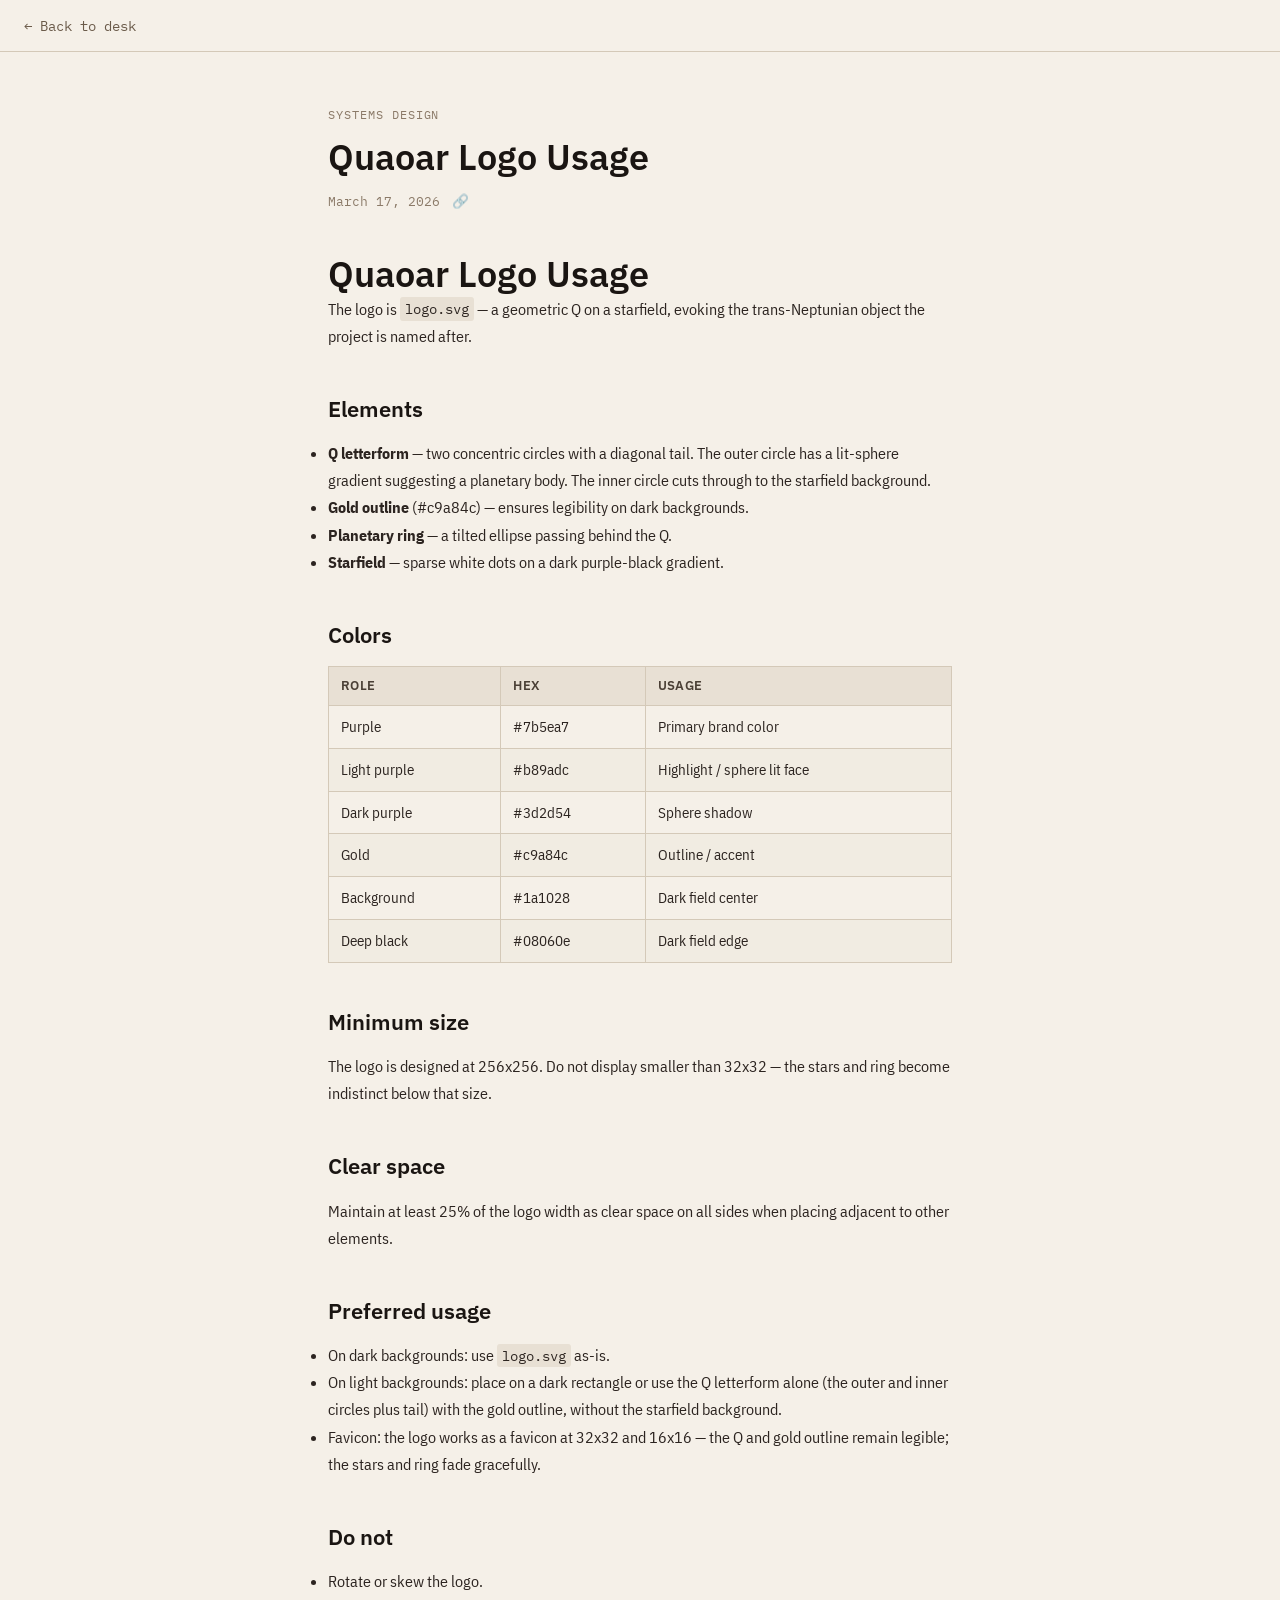
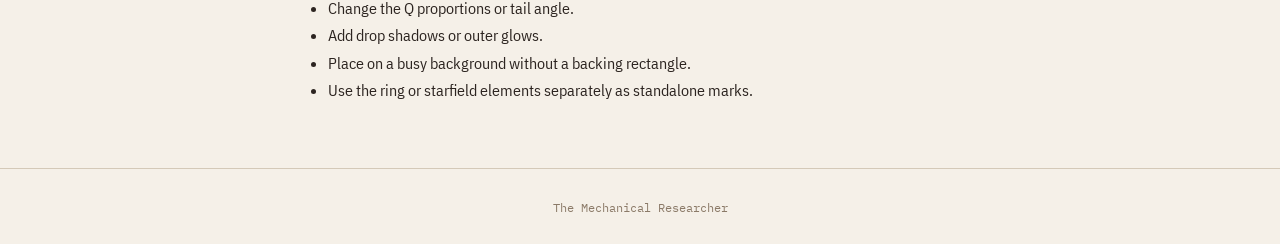
<file: programmable-display-protocols/demo/LOGO.html>
<!DOCTYPE html>
<html lang="en">
<head>
  <meta charset="utf-8">
  <meta name="viewport" content="width=device-width, initial-scale=1">
  <title>Quaoar Logo Usage — The Mechanical Researcher</title>
  <link rel="stylesheet" href="../../static/css/article.css">
  <link rel="stylesheet" href="https://fonts.googleapis.com/css2?family=IBM+Plex+Sans:wght@400;600&family=IBM+Plex+Sans+Condensed:wght@400;600&family=IBM+Plex+Mono:wght@400&display=swap">
</head>
<body>
  <nav class="top-bar">
    <a href="../../index.html" class="back-link">&larr; Back to desk</a>
  </nav>
  <article class="research-article">
    <header>
      <span class="article-category">systems design</span>
      <h1>Quaoar Logo Usage</h1>
      <div class="article-meta">
        <time datetime="2026-03-17">March 17, 2026</time>
        
        <a href="#" class="permalink" title="Copy permalink">&#x1f517;</a>
        
      </div>
    </header>
    <script>
      document.querySelector('.permalink').addEventListener('click', function(e) {
        e.preventDefault();
        var url = window.location.href.replace(/#.*$/, '');
        navigator.clipboard.writeText(url).then(function() {
          var el = e.target;
          el.textContent = '\u2713';
          el.classList.add('copied');
          setTimeout(function() {
            el.textContent = '\uD83D\uDD17';
            el.classList.remove('copied');
          }, 1500);
        });
      });
    </script>
    <div class="article-body">
      
<h1 id="quaoar-logo-usage">Quaoar Logo Usage</h1>
<p>The logo is <code>logo.svg</code> — a geometric Q on a starfield, evoking the
trans-Neptunian object the project is named after.</p>
<h2 id="elements">Elements</h2>
<ul>
<li><strong>Q letterform</strong> — two concentric circles with a diagonal tail.
The outer circle has a lit-sphere gradient suggesting a planetary
body. The inner circle cuts through to the starfield background.</li>
<li><strong>Gold outline</strong> (#c9a84c) — ensures legibility on dark backgrounds.</li>
<li><strong>Planetary ring</strong> — a tilted ellipse passing behind the Q.</li>
<li><strong>Starfield</strong> — sparse white dots on a dark purple-black gradient.</li>
</ul>
<h2 id="colors">Colors</h2>
<table>
<thead>
<tr>
<th>Role</th>
<th>Hex</th>
<th>Usage</th>
</tr>
</thead>
<tbody>
<tr>
<td>Purple</td>
<td>#7b5ea7</td>
<td>Primary brand color</td>
</tr>
<tr>
<td>Light purple</td>
<td>#b89adc</td>
<td>Highlight &#47; sphere lit face</td>
</tr>
<tr>
<td>Dark purple</td>
<td>#3d2d54</td>
<td>Sphere shadow</td>
</tr>
<tr>
<td>Gold</td>
<td>#c9a84c</td>
<td>Outline &#47; accent</td>
</tr>
<tr>
<td>Background</td>
<td>#1a1028</td>
<td>Dark field center</td>
</tr>
<tr>
<td>Deep black</td>
<td>#08060e</td>
<td>Dark field edge</td>
</tr>
</tbody>
</table>
<h2 id="minimum-size">Minimum size</h2>
<p>The logo is designed at 256x256. Do not display smaller than 32x32 —
the stars and ring become indistinct below that size.</p>
<h2 id="clear-space">Clear space</h2>
<p>Maintain at least 25% of the logo width as clear space on all sides
when placing adjacent to other elements.</p>
<h2 id="preferred-usage">Preferred usage</h2>
<ul>
<li>On dark backgrounds: use <code>logo.svg</code> as-is.</li>
<li>On light backgrounds: place on a dark rectangle or use the Q
letterform alone (the outer and inner circles plus tail) with
the gold outline, without the starfield background.</li>
<li>Favicon: the logo works as a favicon at 32x32 and 16x16 — the Q
and gold outline remain legible; the stars and ring fade gracefully.</li>
</ul>
<h2 id="do-not">Do not</h2>
<ul>
<li>Rotate or skew the logo.</li>
<li>Change the Q proportions or tail angle.</li>
<li>Add drop shadows or outer glows.</li>
<li>Place on a busy background without a backing rectangle.</li>
<li>Use the ring or starfield elements separately as standalone marks.</li>
</ul>

    </div>
  </article>
  <footer class="bottom-bar">
    <span class="site-title">The Mechanical Researcher</span>
  </footer>
  <script>
    (function() {
      var toc = document.querySelector('.toc-list');
      var cb = document.getElementById('toc-toggle');
      if (toc && cb) toc.addEventListener('click', function() { cb.checked = false; });
    })();
  </script>
  <script>
    (function() {
      var body = document.querySelector('.article-body');
      if (!body) return;
      body.addEventListener('click', function(e) {
        var el = e.target;
        if (el.tagName !== 'IMG' && el.tagName !== 'svg' && !el.closest('svg')) return;
        if (el.closest('a') || el.closest('pre')) return;
        var src = el.closest('svg') || el;
        var overlay = document.createElement('div');
        overlay.className = 'img-lightbox';
        var close = document.createElement('button');
        close.className = 'close-btn';
        close.textContent = '\u00d7';
        var clone = src.cloneNode(true);
        clone.style.cssText = '';
        clone.removeAttribute('width');
        clone.removeAttribute('height');
        overlay.appendChild(clone);
        document.body.appendChild(close);
        document.body.appendChild(overlay);
        function dismiss() {
          overlay.remove();
          close.remove();
        }
        close.addEventListener('click', dismiss);
        overlay.addEventListener('click', function(ev) {
          if (ev.target === overlay) dismiss();
        });
        document.addEventListener('keydown', function esc(ev) {
          if (ev.key === 'Escape') { dismiss(); document.removeEventListener('keydown', esc); }
        });
      });
    })();
  </script>
</body>
</html>
</file>
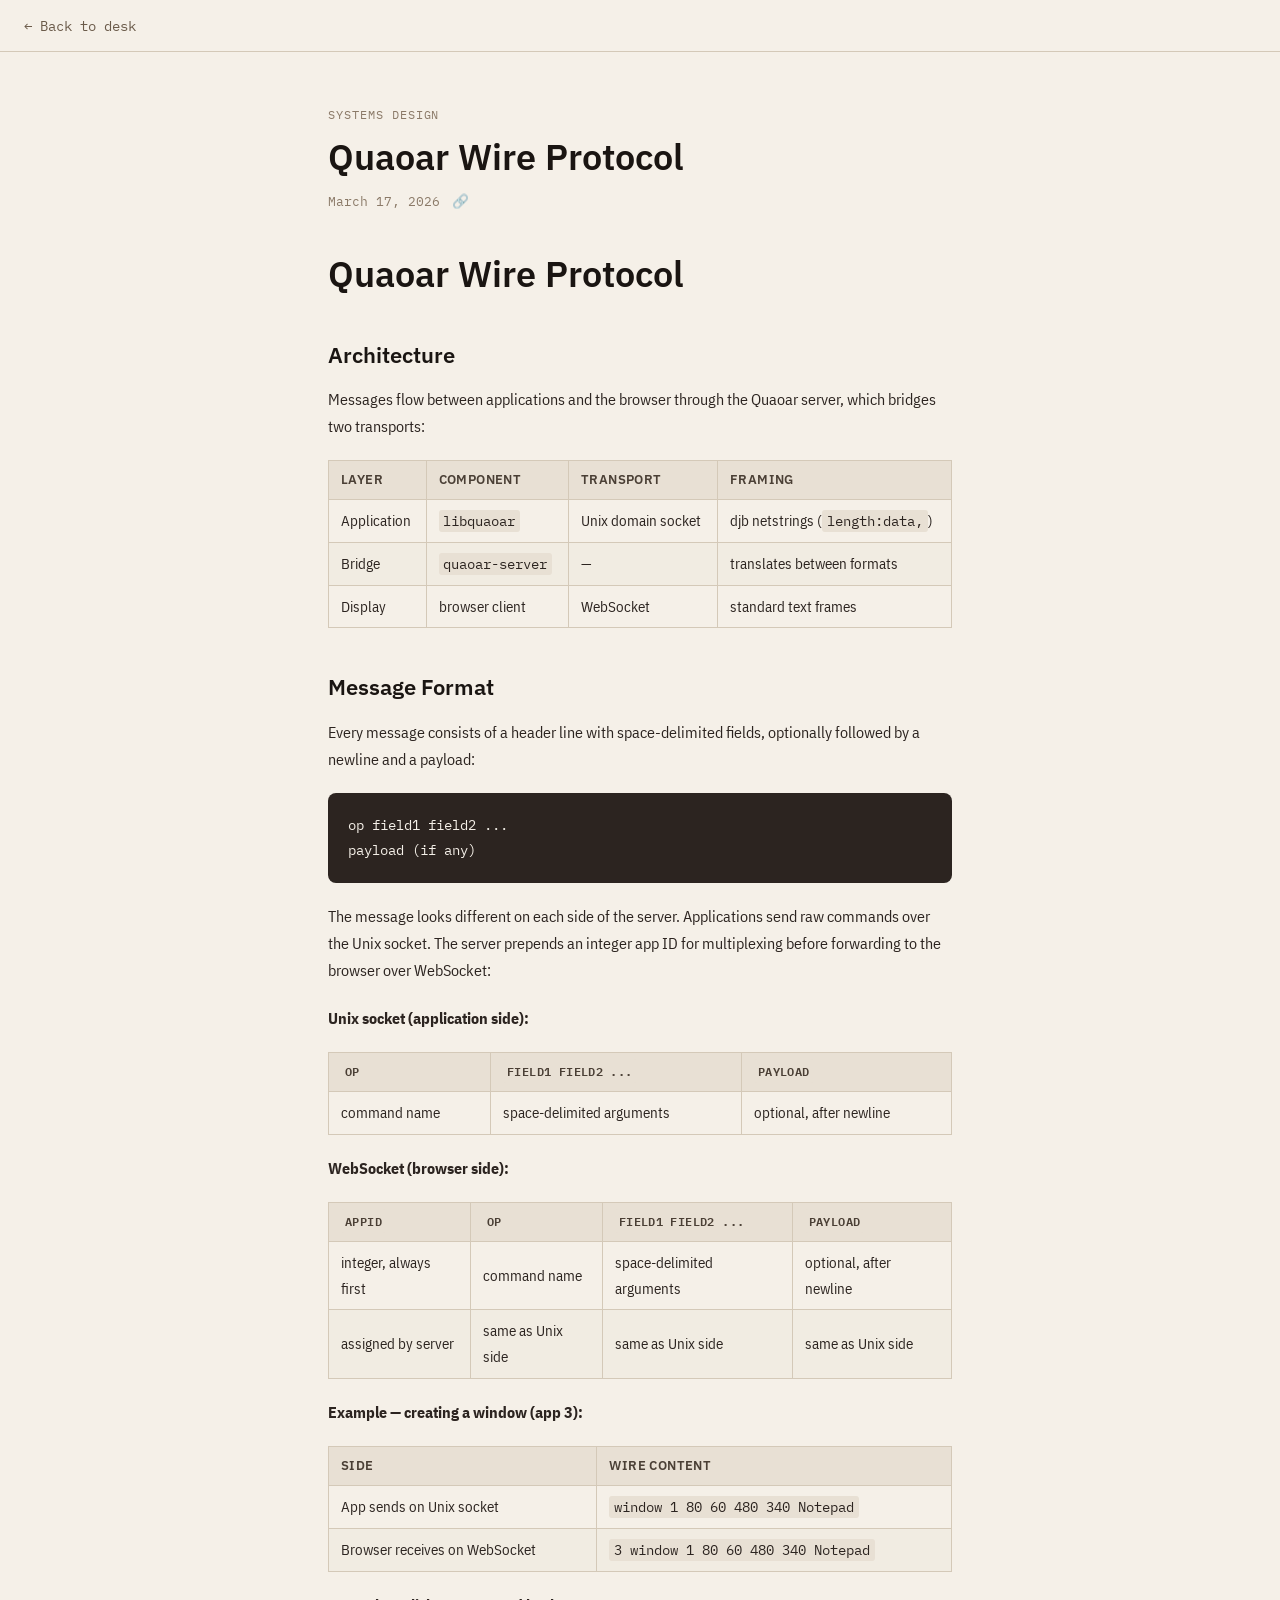
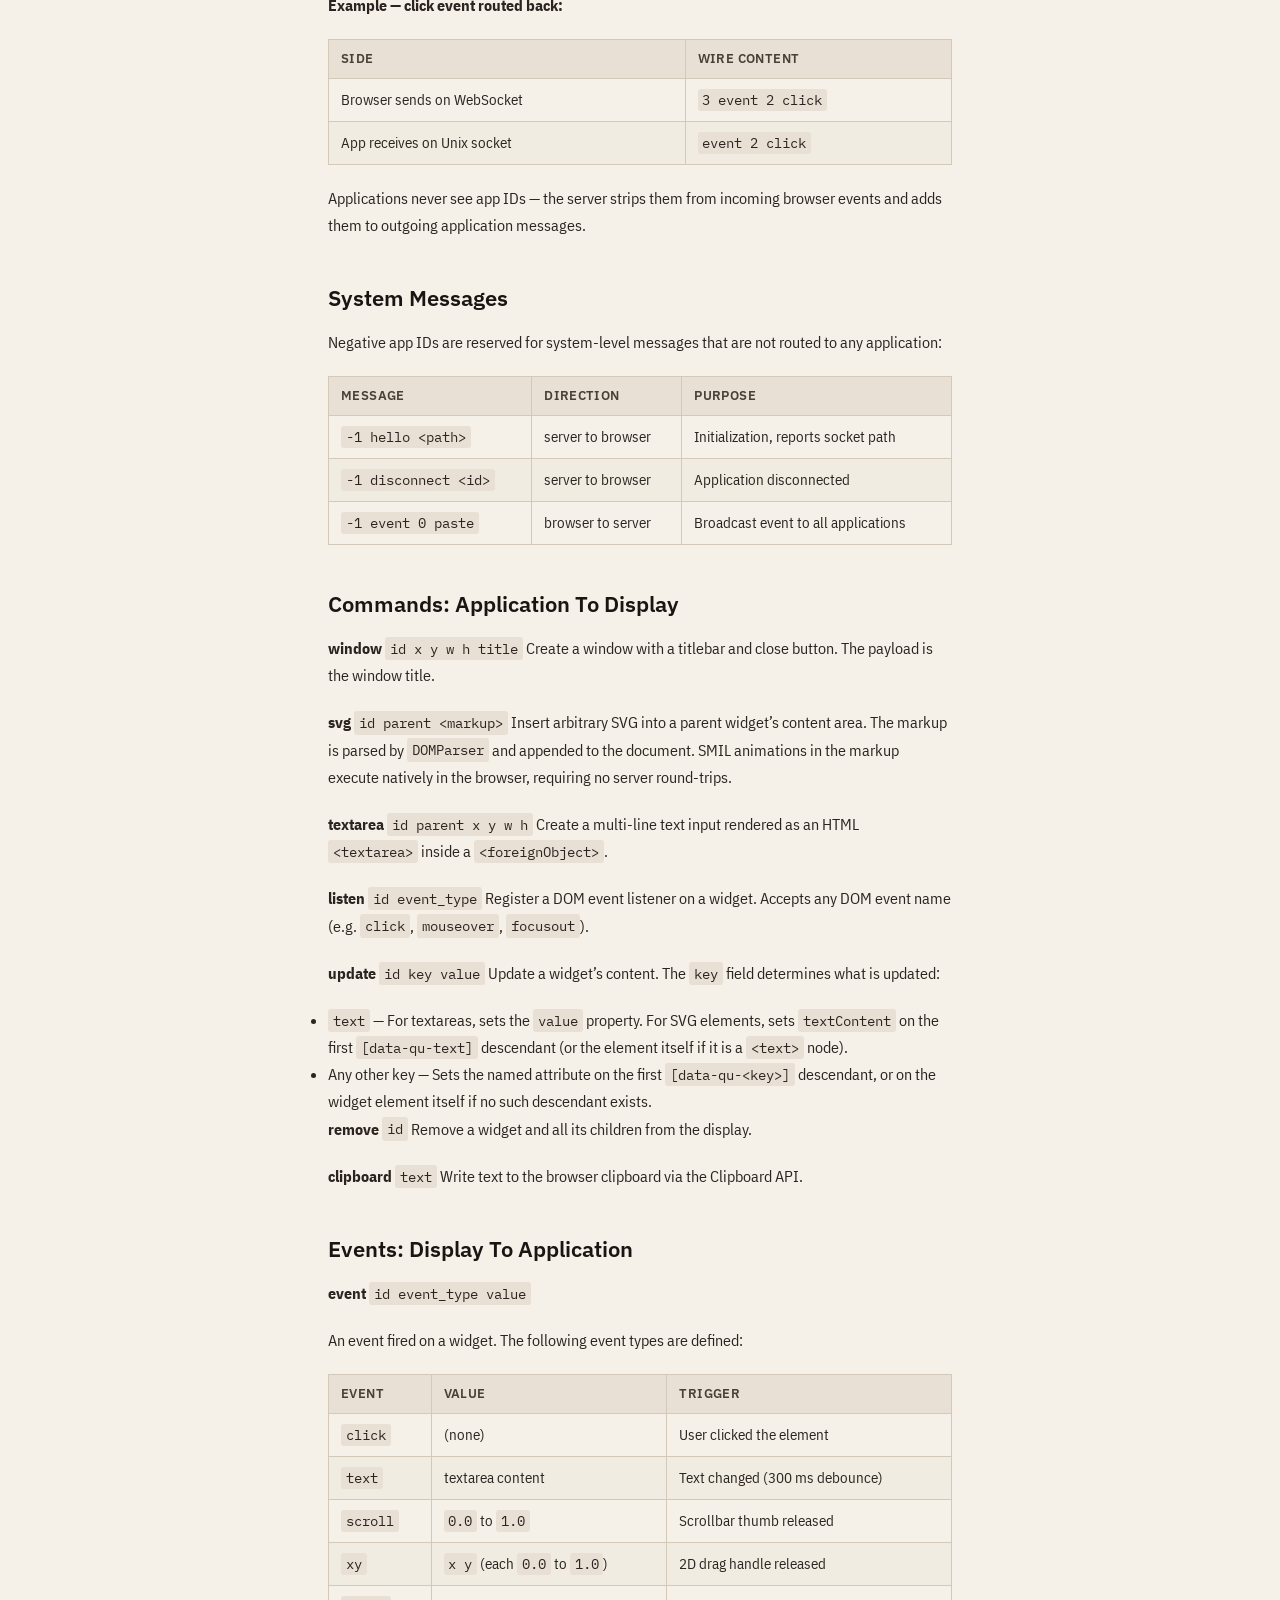
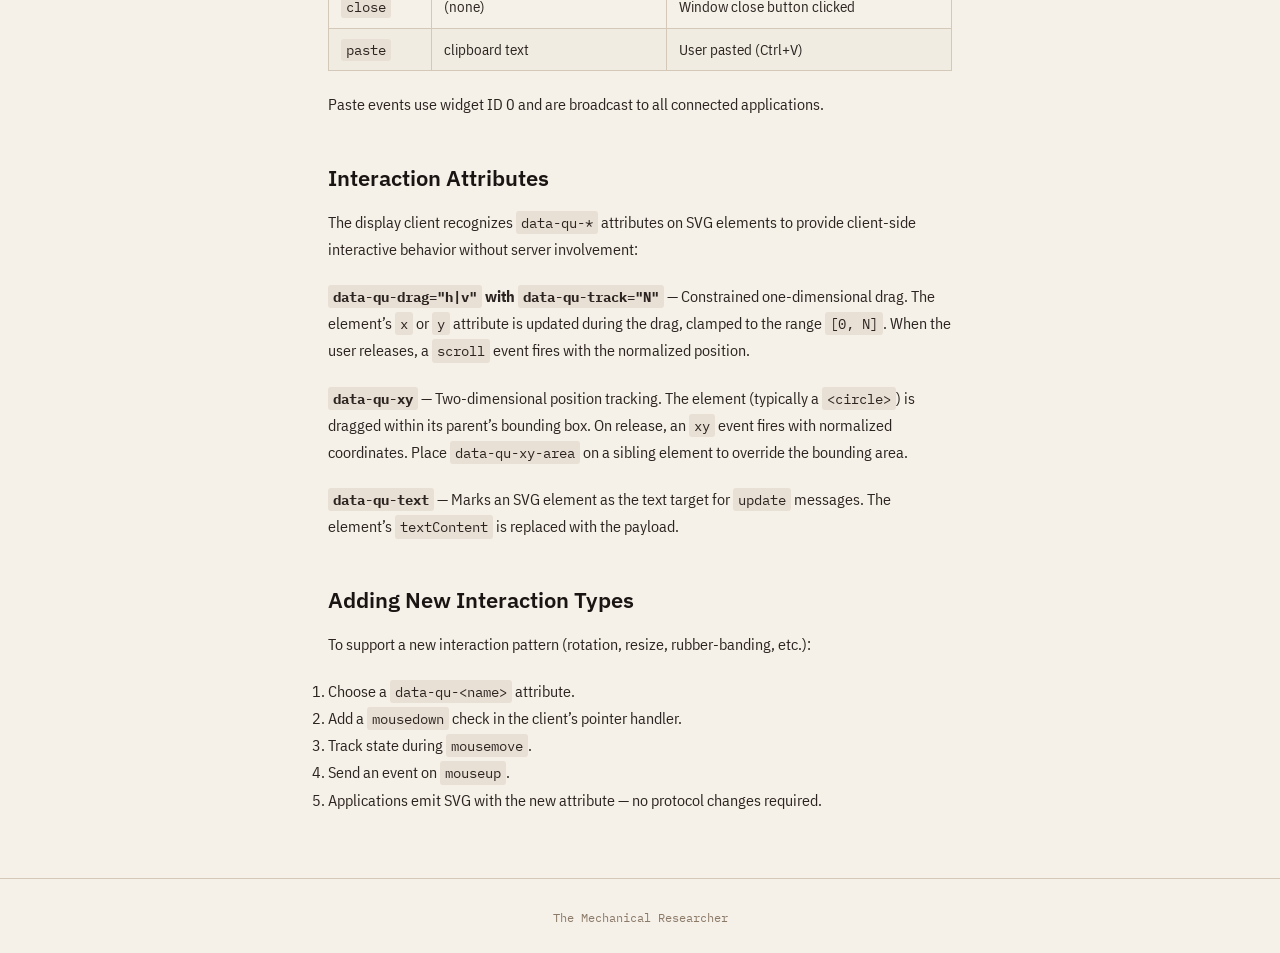
<file: programmable-display-protocols/demo/PROTOCOL.html>
<!DOCTYPE html>
<html lang="en">
<head>
  <meta charset="utf-8">
  <meta name="viewport" content="width=device-width, initial-scale=1">
  <title>Quaoar Wire Protocol — The Mechanical Researcher</title>
  <link rel="stylesheet" href="../../static/css/article.css">
  <link rel="stylesheet" href="https://fonts.googleapis.com/css2?family=IBM+Plex+Sans:wght@400;600&family=IBM+Plex+Sans+Condensed:wght@400;600&family=IBM+Plex+Mono:wght@400&display=swap">
</head>
<body>
  <nav class="top-bar">
    <a href="../../index.html" class="back-link">&larr; Back to desk</a>
  </nav>
  <article class="research-article">
    <header>
      <span class="article-category">systems design</span>
      <h1>Quaoar Wire Protocol</h1>
      <div class="article-meta">
        <time datetime="2026-03-17">March 17, 2026</time>
        
        <a href="#" class="permalink" title="Copy permalink">&#x1f517;</a>
        
      </div>
    </header>
    <script>
      document.querySelector('.permalink').addEventListener('click', function(e) {
        e.preventDefault();
        var url = window.location.href.replace(/#.*$/, '');
        navigator.clipboard.writeText(url).then(function() {
          var el = e.target;
          el.textContent = '\u2713';
          el.classList.add('copied');
          setTimeout(function() {
            el.textContent = '\uD83D\uDD17';
            el.classList.remove('copied');
          }, 1500);
        });
      });
    </script>
    <div class="article-body">
      
<h1 id="quaoar-wire-protocol">Quaoar Wire Protocol</h1>
<h2 id="architecture">Architecture</h2>
<p>Messages flow between applications and the browser through the Quaoar server, which bridges two transports:</p>
<table>
<thead>
<tr>
<th>Layer</th>
<th>Component</th>
<th>Transport</th>
<th>Framing</th>
</tr>
</thead>
<tbody>
<tr>
<td>Application</td>
<td><code>libquaoar</code></td>
<td>Unix domain socket</td>
<td>djb netstrings (<code>length:data,</code>)</td>
</tr>
<tr>
<td>Bridge</td>
<td><code>quaoar-server</code></td>
<td>—</td>
<td>translates between formats</td>
</tr>
<tr>
<td>Display</td>
<td>browser client</td>
<td>WebSocket</td>
<td>standard text frames</td>
</tr>
</tbody>
</table>
<h2 id="message-format">Message Format</h2>
<p>Every message consists of a header line with space-delimited fields, optionally followed by a newline and a payload:</p>
<pre><code>op field1 field2 ...
payload (if any)
</code></pre>
<p>The message looks different on each side of the server. Applications send raw commands over the Unix socket. The server prepends an integer app ID for multiplexing before forwarding to the browser over WebSocket:</p>
<p><strong>Unix socket (application side):</strong></p>
<table>
<thead>
<tr>
<th><code>op</code></th>
<th><code>field1 field2 ...</code></th>
<th><code>
payload</code></th>
</tr>
</thead>
<tbody>
<tr>
<td>command name</td>
<td>space-delimited arguments</td>
<td>optional, after newline</td>
</tr>
</tbody>
</table>
<p><strong>WebSocket (browser side):</strong></p>
<table>
<thead>
<tr>
<th><code>appid</code></th>
<th><code>op</code></th>
<th><code>field1 field2 ...</code></th>
<th><code>
payload</code></th>
</tr>
</thead>
<tbody>
<tr>
<td>integer, always first</td>
<td>command name</td>
<td>space-delimited arguments</td>
<td>optional, after newline</td>
</tr>
<tr>
<td>assigned by server</td>
<td>same as Unix side</td>
<td>same as Unix side</td>
<td>same as Unix side</td>
</tr>
</tbody>
</table>
<p><strong>Example — creating a window (app 3):</strong></p>
<table>
<thead>
<tr>
<th>Side</th>
<th>Wire Content</th>
</tr>
</thead>
<tbody>
<tr>
<td>App sends on Unix socket</td>
<td><code>window 1 80 60 480 340
Notepad</code></td>
</tr>
<tr>
<td>Browser receives on WebSocket</td>
<td><code>3 window 1 80 60 480 340
Notepad</code></td>
</tr>
</tbody>
</table>
<p><strong>Example — click event routed back:</strong></p>
<table>
<thead>
<tr>
<th>Side</th>
<th>Wire Content</th>
</tr>
</thead>
<tbody>
<tr>
<td>Browser sends on WebSocket</td>
<td><code>3 event 2 click</code></td>
</tr>
<tr>
<td>App receives on Unix socket</td>
<td><code>event 2 click</code></td>
</tr>
</tbody>
</table>
<p>Applications never see app IDs — the server strips them from incoming browser events and adds them to outgoing application messages.</p>
<h2 id="system-messages">System Messages</h2>
<p>Negative app IDs are reserved for system-level messages that are not routed to any application:</p>
<table>
<thead>
<tr>
<th>Message</th>
<th>Direction</th>
<th>Purpose</th>
</tr>
</thead>
<tbody>
<tr>
<td><code>-1 hello &#60;path&#62;</code></td>
<td>server to browser</td>
<td>Initialization, reports socket path</td>
</tr>
<tr>
<td><code>-1 disconnect &#60;id&#62;</code></td>
<td>server to browser</td>
<td>Application disconnected</td>
</tr>
<tr>
<td><code>-1 event 0 paste</code></td>
<td>browser to server</td>
<td>Broadcast event to all applications</td>
</tr>
</tbody>
</table>
<h2 id="commands-application-to-display">Commands: Application To Display</h2>
<p><strong>window</strong> <code>id x y w h
title</code>
Create a window with a titlebar and close button. The payload is the window title.</p>
<p><strong>svg</strong> <code>id parent
&#60;markup&#62;</code>
Insert arbitrary SVG into a parent widget&#8217;s content area. The markup is parsed by <code>DOMParser</code> and appended to the document. SMIL animations in the markup execute natively in the browser, requiring no server round-trips.</p>
<p><strong>textarea</strong> <code>id parent x y w h</code>
Create a multi-line text input rendered as an HTML <code>&#60;textarea&#62;</code> inside a <code>&#60;foreignObject&#62;</code>.</p>
<p><strong>listen</strong> <code>id event_type</code>
Register a DOM event listener on a widget. Accepts any DOM event name (e.g. <code>click</code>, <code>mouseover</code>, <code>focusout</code>).</p>
<p><strong>update</strong> <code>id key
value</code>
Update a widget&#8217;s content. The <code>key</code> field determines what is updated:</p>
<ul>
<li><code>text</code> — For textareas, sets the <code>value</code> property. For SVG elements, sets <code>textContent</code> on the first <code>[data-qu-text]</code> descendant (or the element itself if it is a <code>&#60;text&#62;</code> node).</li>
<li>Any other key — Sets the named attribute on the first <code>[data-qu-&#60;key&#62;]</code> descendant, or on the widget element itself if no such descendant exists.</li>
</ul>
<p><strong>remove</strong> <code>id</code>
Remove a widget and all its children from the display.</p>
<p><strong>clipboard</strong> <code>
text</code>
Write text to the browser clipboard via the Clipboard API.</p>
<h2 id="events-display-to-application">Events: Display To Application</h2>
<p><strong>event</strong> <code>id event_type
value</code></p>
<p>An event fired on a widget. The following event types are defined:</p>
<table>
<thead>
<tr>
<th>Event</th>
<th>Value</th>
<th>Trigger</th>
</tr>
</thead>
<tbody>
<tr>
<td><code>click</code></td>
<td>(none)</td>
<td>User clicked the element</td>
</tr>
<tr>
<td><code>text</code></td>
<td>textarea content</td>
<td>Text changed (300 ms debounce)</td>
</tr>
<tr>
<td><code>scroll</code></td>
<td><code>0.0</code> to <code>1.0</code></td>
<td>Scrollbar thumb released</td>
</tr>
<tr>
<td><code>xy</code></td>
<td><code>x y</code> (each <code>0.0</code> to <code>1.0</code>)</td>
<td>2D drag handle released</td>
</tr>
<tr>
<td><code>close</code></td>
<td>(none)</td>
<td>Window close button clicked</td>
</tr>
<tr>
<td><code>paste</code></td>
<td>clipboard text</td>
<td>User pasted (Ctrl+V)</td>
</tr>
</tbody>
</table>
<p>Paste events use widget ID 0 and are broadcast to all connected applications.</p>
<h2 id="interaction-attributes">Interaction Attributes</h2>
<p>The display client recognizes <code>data-qu-*</code> attributes on SVG elements to provide client-side interactive behavior without server involvement:</p>
<p><strong><code>data-qu-drag="h|v"</code> with <code>data-qu-track="N"</code></strong> — Constrained one-dimensional drag. The element&#8217;s <code>x</code> or <code>y</code> attribute is updated during the drag, clamped to the range <code>[0, N]</code>. When the user releases, a <code>scroll</code> event fires with the normalized position.</p>
<p><strong><code>data-qu-xy</code></strong> — Two-dimensional position tracking. The element (typically a <code>&#60;circle&#62;</code>) is dragged within its parent&#8217;s bounding box. On release, an <code>xy</code> event fires with normalized coordinates. Place <code>data-qu-xy-area</code> on a sibling element to override the bounding area.</p>
<p><strong><code>data-qu-text</code></strong> — Marks an SVG element as the text target for <code>update</code> messages. The element&#8217;s <code>textContent</code> is replaced with the payload.</p>
<h2 id="adding-new-interaction-types">Adding New Interaction Types</h2>
<p>To support a new interaction pattern (rotation, resize, rubber-banding, etc.):</p>
<ol>
<li>Choose a <code>data-qu-&#60;name&#62;</code> attribute.</li>
<li>Add a <code>mousedown</code> check in the client&#8217;s pointer handler.</li>
<li>Track state during <code>mousemove</code>.</li>
<li>Send an event on <code>mouseup</code>.</li>
<li>Applications emit SVG with the new attribute — no protocol changes required.</li>
</ol>

    </div>
  </article>
  <footer class="bottom-bar">
    <span class="site-title">The Mechanical Researcher</span>
  </footer>
  <script>
    (function() {
      var toc = document.querySelector('.toc-list');
      var cb = document.getElementById('toc-toggle');
      if (toc && cb) toc.addEventListener('click', function() { cb.checked = false; });
    })();
  </script>
  <script>
    (function() {
      var body = document.querySelector('.article-body');
      if (!body) return;
      body.addEventListener('click', function(e) {
        var el = e.target;
        if (el.tagName !== 'IMG' && el.tagName !== 'svg' && !el.closest('svg')) return;
        if (el.closest('a') || el.closest('pre')) return;
        var src = el.closest('svg') || el;
        var overlay = document.createElement('div');
        overlay.className = 'img-lightbox';
        var close = document.createElement('button');
        close.className = 'close-btn';
        close.textContent = '\u00d7';
        var clone = src.cloneNode(true);
        clone.style.cssText = '';
        clone.removeAttribute('width');
        clone.removeAttribute('height');
        overlay.appendChild(clone);
        document.body.appendChild(close);
        document.body.appendChild(overlay);
        function dismiss() {
          overlay.remove();
          close.remove();
        }
        close.addEventListener('click', dismiss);
        overlay.addEventListener('click', function(ev) {
          if (ev.target === overlay) dismiss();
        });
        document.addEventListener('keydown', function esc(ev) {
          if (ev.key === 'Escape') { dismiss(); document.removeEventListener('keydown', esc); }
        });
      });
    })();
  </script>
</body>
</html>
</file>
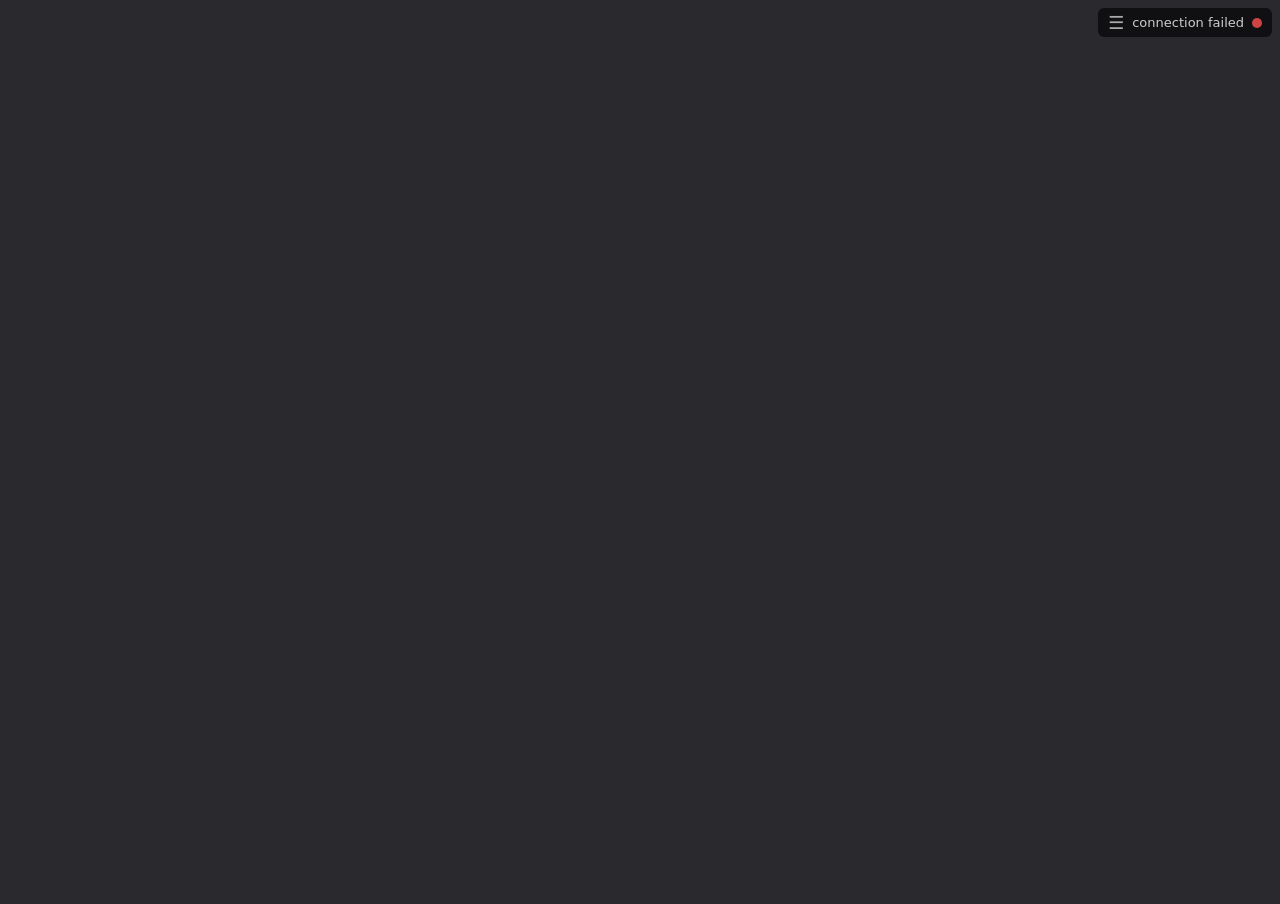
<file: programmable-display-protocols/demo/quaoar-client.html>
<!-- quaoar-client.html : browser-based display server for quaoar protocol -->
<!-- Copyright (c) 2026 — MIT-0 OR Public Domain -->
<!-- Written with AI assistance (Claude, Anthropic) -->
<!DOCTYPE html>
<html lang="en">
<head>
<meta charset="utf-8">
<meta name="viewport" content="width=device-width, initial-scale=1">
<title>Quaoar Display</title>
<style>
* { margin: 0; padding: 0; box-sizing: border-box; }
html, body { width: 100%; height: 100%; overflow: hidden; background: #2a2a2e; font-family: system-ui, sans-serif; }

#display { width: 100%; height: 100%; }

/* Status overlay */
#status { position: fixed; top: 8px; right: 8px; display: flex; align-items: center; gap: 8px; z-index: 9999;
  background: rgba(0,0,0,0.6); border-radius: 6px; padding: 4px 10px; color: #ccc; font-size: 13px; }
#status-light { width: 10px; height: 10px; border-radius: 50%; background: #c44; transition: background 0.3s; }
#status-light.on { background: #4c4; }
#hamburger { cursor: pointer; font-size: 18px; color: #aaa; user-select: none; }
#hamburger:hover { color: #fff; }
#menu { display: none; position: fixed; top: 36px; right: 8px; background: #3a3a3e; border: 1px solid #555;
  border-radius: 6px; padding: 8px 0; z-index: 9999; min-width: 180px; color: #ddd; font-size: 13px; }
#menu.show { display: block; }
#menu div { padding: 6px 14px; cursor: pointer; }
#menu div:hover { background: #505058; }

/* Window chrome */
.qu-titlebar { cursor: grab; }
.qu-titlebar:active { cursor: grabbing; }
.qu-close:hover rect { fill: #e44; }
</style>
</head>
<body>
<svg id="display" xmlns="http://www.w3.org/2000/svg"></svg>

<div id="status">
  <span id="hamburger" onclick="toggleMenu()">&#9776;</span>
  <span id="status-text">disconnected</span>
  <span id="status-light"></span>
</div>
<div id="menu">
  <div onclick="doConnect()">Connect</div>
  <div onclick="doDisconnect()">Disconnect</div>
</div>

<script>
"use strict";

/* ── Configuration ────────────────────────────────────────────────────── */
const WS_URL = (location.protocol === "https:" ? "wss:" : "ws:") + "//" + location.host + "/ws";
const WS_URL_DEV = "ws://127.0.0.1:9090";

/* ── State ────────────────────────────────────────────────────────────── */
let ws = null;
const widgets = new Map();
const svg = document.getElementById("display");
let dragState = null;
let quDrag = null;
let quXY = null;

/* ── Status bar ───────────────────────────────────────────────────────── */
const statusLight = document.getElementById("status-light");
const statusText = document.getElementById("status-text");
const menu = document.getElementById("menu");

function setConnected(on) {
  statusLight.classList.toggle("on", on);
  statusText.textContent = on ? "connected" : "disconnected";
}

function toggleMenu() { menu.classList.toggle("show"); }
document.addEventListener("click", e => {
  if (!e.target.closest("#hamburger") && !e.target.closest("#menu")) menu.classList.remove("show");
});

/* ── WebSocket ────────────────────────────────────────────────────────── */
function doConnect() {
  menu.classList.remove("show");
  if (ws && ws.readyState <= 1) return;
  tryConnect(WS_URL, () => tryConnect(WS_URL_DEV, () => {
    statusText.textContent = "connection failed";
  }));
}

function tryConnect(url, onFail) {
  const s = new WebSocket(url);
  s.onopen = () => { ws = s; setConnected(true); setupWS(s); };
  s.onerror = () => { s.close(); if (onFail) onFail(); };
}

function setupWS(s) {
  s.onmessage = e => handleMessage(e.data);
  s.onclose = () => { ws = null; setConnected(false); clearAll(); };
}

function doDisconnect() {
  menu.classList.remove("show");
  if (ws) ws.close();
}

function sendEvent(app, id, event, value) {
  if (!ws) return;
  let msg = app + " event " + id + " " + event;
  if (value !== undefined) msg += "\n" + value;
  ws.send(msg);
}

/* ── Protocol handler (header + payload, space-delimited) ─────────────── */
function handleMessage(raw) {
  const nl = raw.indexOf("\n");
  const hdr = nl >= 0 ? raw.substring(0, nl) : raw;
  const body = nl >= 0 ? raw.substring(nl + 1) : "";
  const f = hdr.split(" ");
  const app = +f[0], op = f[1];

  switch (op) {
    case "hello":
      document.title = "Quaoar \u2014 QUAOAR_DISPLAY=" + f.slice(2).join(" ");
      statusText.textContent = "connected \u2014 " + f.slice(2).join(" ");
      break;
    case "window":
      mkWindow(app, +f[2], +f[3], +f[4], +f[5], +f[6], body);
      break;
    case "textarea":
      mkTextArea(app, +f[2], +f[3], +f[4], +f[5], +f[6], +f[7]);
      break;
    case "svg":
      mkSvg(app, +f[2], +f[3], body);
      break;
    case "listen":
      addListener(app, +f[2], f[3]);
      break;
    case "update":
      doUpdate(app, +f[2], f[3] || "text", body);
      break;
    case "remove":
      doRemove(app, +f[2]);
      break;
    case "clipboard":
      navigator.clipboard.writeText(body).catch(() => {});
      break;
    case "disconnect":
      removeApp(+f[2]);
      break;
  }
}

function wkey(app, id) { return app + "-" + id; }

function clearAll() {
  for (const [k, w] of widgets) { if (w.el && w.el.parentNode) w.el.parentNode.removeChild(w.el); }
  widgets.clear();
}

function removeApp(app) {
  for (const [k, w] of widgets) {
    if (w.app === app) { if (w.el && w.el.parentNode) w.el.parentNode.removeChild(w.el); widgets.delete(k); }
  }
}

function doRemove(app, id) {
  const key = wkey(app, id);
  const w = widgets.get(key);
  if (w && w.el && w.el.parentNode) w.el.parentNode.removeChild(w.el);
  widgets.delete(key);
}

/* ── SVG insertion (widgets rendered by the C library) ────────────────── */
function mkSvg(app, id, parent, markup) {
  const key = wkey(app, id);
  const ns = "http://www.w3.org/2000/svg";
  const doc = new DOMParser().parseFromString(
    `<svg xmlns="${ns}">${markup}</svg>`, "image/svg+xml");
  const parsed = doc.documentElement.firstChild;
  if (!parsed) return;
  const el = document.importNode(parsed, true);
  el.id = "qu-" + key;
  appendToParent(app, parent, el);
  widgets.set(key, { app, id, el });
}

function addListener(app, id, event) {
  const el = document.getElementById("qu-" + wkey(app, id));
  if (!el) return;
  el.addEventListener(event, e => {
    e.stopPropagation();
    sendEvent(app, id, event);
  });
}

/* ── Typed widgets (window, textarea) ─────────────────────────────────── */
function svgEl(tag, attrs) {
  const el = document.createElementNS("http://www.w3.org/2000/svg", tag);
  for (const [k, v] of Object.entries(attrs || {})) el.setAttribute(k, v);
  return el;
}

function appendToParent(app, parent, el) {
  if (!parent) { svg.appendChild(el); return; }
  const pw = widgets.get(wkey(app, parent));
  if (pw && pw.content) pw.content.appendChild(el);
  else if (pw && pw.el) pw.el.appendChild(el);
  else svg.appendChild(el);
}

function mkWindow(app, id, x, y, w, h, title) {
  const key = wkey(app, id);
  const TITLE_H = 30;
  const g = svgEl("g", { transform: `translate(${x},${y})` });
  g.style.filter = "drop-shadow(2px 4px 8px rgba(0,0,0,0.5))";

  g.appendChild(svgEl("rect", { width: w, height: h + TITLE_H, rx: 6, fill: "#3c3c40", stroke: "#555", "stroke-width": 1 }));

  const tb = svgEl("g", { class: "qu-titlebar" });
  tb.appendChild(svgEl("rect", { width: w, height: TITLE_H, rx: 6, fill: "#505058" }));
  tb.appendChild(svgEl("rect", { y: TITLE_H - 6, width: w, height: 6, fill: "#505058" }));
  tb.appendChild(svgEl("text", { x: 10, y: 20, fill: "#eee", "font-size": 13, "font-family": "system-ui, sans-serif", "pointer-events": "none" })).textContent = title || "Window";

  const cls = svgEl("g", { class: "qu-close", transform: `translate(${w - 26}, 5)` });
  cls.appendChild(svgEl("rect", { width: 20, height: 20, rx: 3, fill: "#666", cursor: "pointer" }));
  cls.appendChild(svgEl("text", { x: 6, y: 15, fill: "#ddd", "font-size": 14, "pointer-events": "none" })).textContent = "\u00d7";
  cls.addEventListener("click", () => sendEvent(app, id, "close"));
  tb.appendChild(cls);
  g.appendChild(tb);

  let ox, oy, sx, sy;
  tb.addEventListener("mousedown", e => {
    if (e.target.closest(".qu-close")) return;
    e.preventDefault();
    const t = g.getAttribute("transform").match(/translate\(([^,]+),([^)]+)\)/);
    ox = parseFloat(t[1]); oy = parseFloat(t[2]);
    sx = e.clientX; sy = e.clientY;
    dragState = { g, ox, oy, sx, sy };
    svg.appendChild(g);
  });

  const content = svgEl("g", { transform: `translate(0,${TITLE_H})` });
  g.appendChild(content);
  svg.appendChild(g);
  widgets.set(key, { app, id, el: g, content });
}

function mkTextArea(app, id, parent, x, y, w, h) {
  const key = wkey(app, id);
  const fo = svgEl("foreignObject", { x, y, width: w, height: h });
  const ta = document.createElement("textarea");
  ta.style.cssText = `width:100%;height:100%;resize:none;border:1px solid #666;border-radius:4px;
    background:#2a2a2e;color:#eee;font-family:monospace;font-size:13px;padding:6px;outline:none;box-sizing:border-box;`;
  let timer = null;
  ta.addEventListener("input", () => {
    clearTimeout(timer);
    timer = setTimeout(() => sendEvent(app, id, "text", ta.value), 300);
  });
  fo.appendChild(ta);
  appendToParent(app, parent, fo);
  widgets.set(key, { app, id, el: fo, _ta: ta });
}

/* ── Drag handling ────────────────────────────────────────────────────── */
document.addEventListener("mousemove", e => {
  if (dragState) {
    const dx = e.clientX - dragState.sx, dy = e.clientY - dragState.sy;
    dragState.g.setAttribute("transform", `translate(${dragState.ox + dx},${dragState.oy + dy})`);
  }
  if (quDrag) {
    const d = quDrag;
    const delta = (d.vert ? e.clientY : e.clientX) - d.startMouse;
    const pos = Math.max(0, Math.min(d.trackLen, d.startPos + delta));
    d.el.setAttribute(d.vert ? "y" : "x", pos);
  }
  if (quXY) {
    const d = quXY;
    const rect = d.area.getBoundingClientRect();
    const x = Math.max(0, Math.min(1, (e.clientX - rect.left) / rect.width));
    const y = Math.max(0, Math.min(1, (e.clientY - rect.top) / rect.height));
    d.el.setAttribute("cx", x * rect.width);
    d.el.setAttribute("cy", y * rect.height);
  }
});

document.addEventListener("mouseup", () => {
  if (quDrag) {
    const d = quDrag;
    const pos = parseFloat(d.el.getAttribute(d.vert ? "y" : "x"));
    const value = d.trackLen > 0 ? pos / d.trackLen : 0;
    const w = findWidget(d.el);
    if (w) sendEvent(w.app, w.id, "scroll", String(value));
    quDrag = null;
  }
  if (quXY) {
    const d = quXY;
    const rect = d.area.getBoundingClientRect();
    const x = parseFloat(d.el.getAttribute("cx")) / rect.width;
    const y = parseFloat(d.el.getAttribute("cy")) / rect.height;
    const w = findWidget(d.el);
    if (w) sendEvent(w.app, w.id, "xy", x.toFixed(4) + " " + y.toFixed(4));
    quXY = null;
  }
  dragState = null;
});

/** Walk up from an element to find its owning widget. */
function findWidget(el) {
  let cur = el.parentElement;
  while (cur && cur !== svg) {
    if (cur.id && cur.id.startsWith("qu-")) return widgets.get(cur.id.substring(3));
    cur = cur.parentElement;
  }
  return null;
}

/* Generic drag for data-qu-drag elements (scrollbar thumbs, etc.) */
svg.addEventListener("mousedown", e => {
  const target = e.target.closest("[data-qu-drag]");
  if (target) {
    e.preventDefault();
    e.stopPropagation();
    const axis = target.getAttribute("data-qu-drag");
    const vert = axis === "v";
    quDrag = {
      el: target, vert,
      trackLen: parseInt(target.getAttribute("data-qu-track") || "100"),
      startPos: parseFloat(target.getAttribute(vert ? "y" : "x")),
      startMouse: vert ? e.clientY : e.clientX,
    };
    return;
  }
  const xyTarget = e.target.closest("[data-qu-xy]");
  if (xyTarget) {
    e.preventDefault();
    e.stopPropagation();
    const area = xyTarget.parentElement.querySelector("[data-qu-xy-area]") || xyTarget.parentElement;
    quXY = { el: xyTarget, area };
  }
});

/* ── Widget updates ───────────────────────────────────────────────────── */
function doUpdate(app, id, key, value) {
  const w = widgets.get(wkey(app, id));
  if (!w) return;
  if (key === "text") {
    if (w._ta) { w._ta.value = value; return; }
    if (w.el) {
      const t = w.el.querySelector("[data-qu-text]") ||
                (w.el.tagName === "text" ? w.el : null);
      if (t) t.textContent = value;
    }
  } else {
    /* Arbitrary property update — set attribute on the widget element */
    if (w.el) {
      const t = w.el.querySelector("[data-qu-" + key + "]") || w.el;
      t.setAttribute(key, value);
    }
  }
}

/* ── Clipboard paste handling ─────────────────────────────────────────── */
document.addEventListener("paste", e => {
  if (!ws) return;
  /* don't intercept paste into textarea/input elements */
  if (e.target.tagName === "TEXTAREA" || e.target.tagName === "INPUT") return;
  const text = (e.clipboardData || window.clipboardData).getData("text");
  if (!text) return;
  e.preventDefault();
  /* broadcast paste to all connected apps via system channel */
  ws.send("-1 event 0 paste\n" + text);
});

/* ── Auto-connect on load ─────────────────────────────────────────────── */
doConnect();
</script>
</body>
</html>
</file>
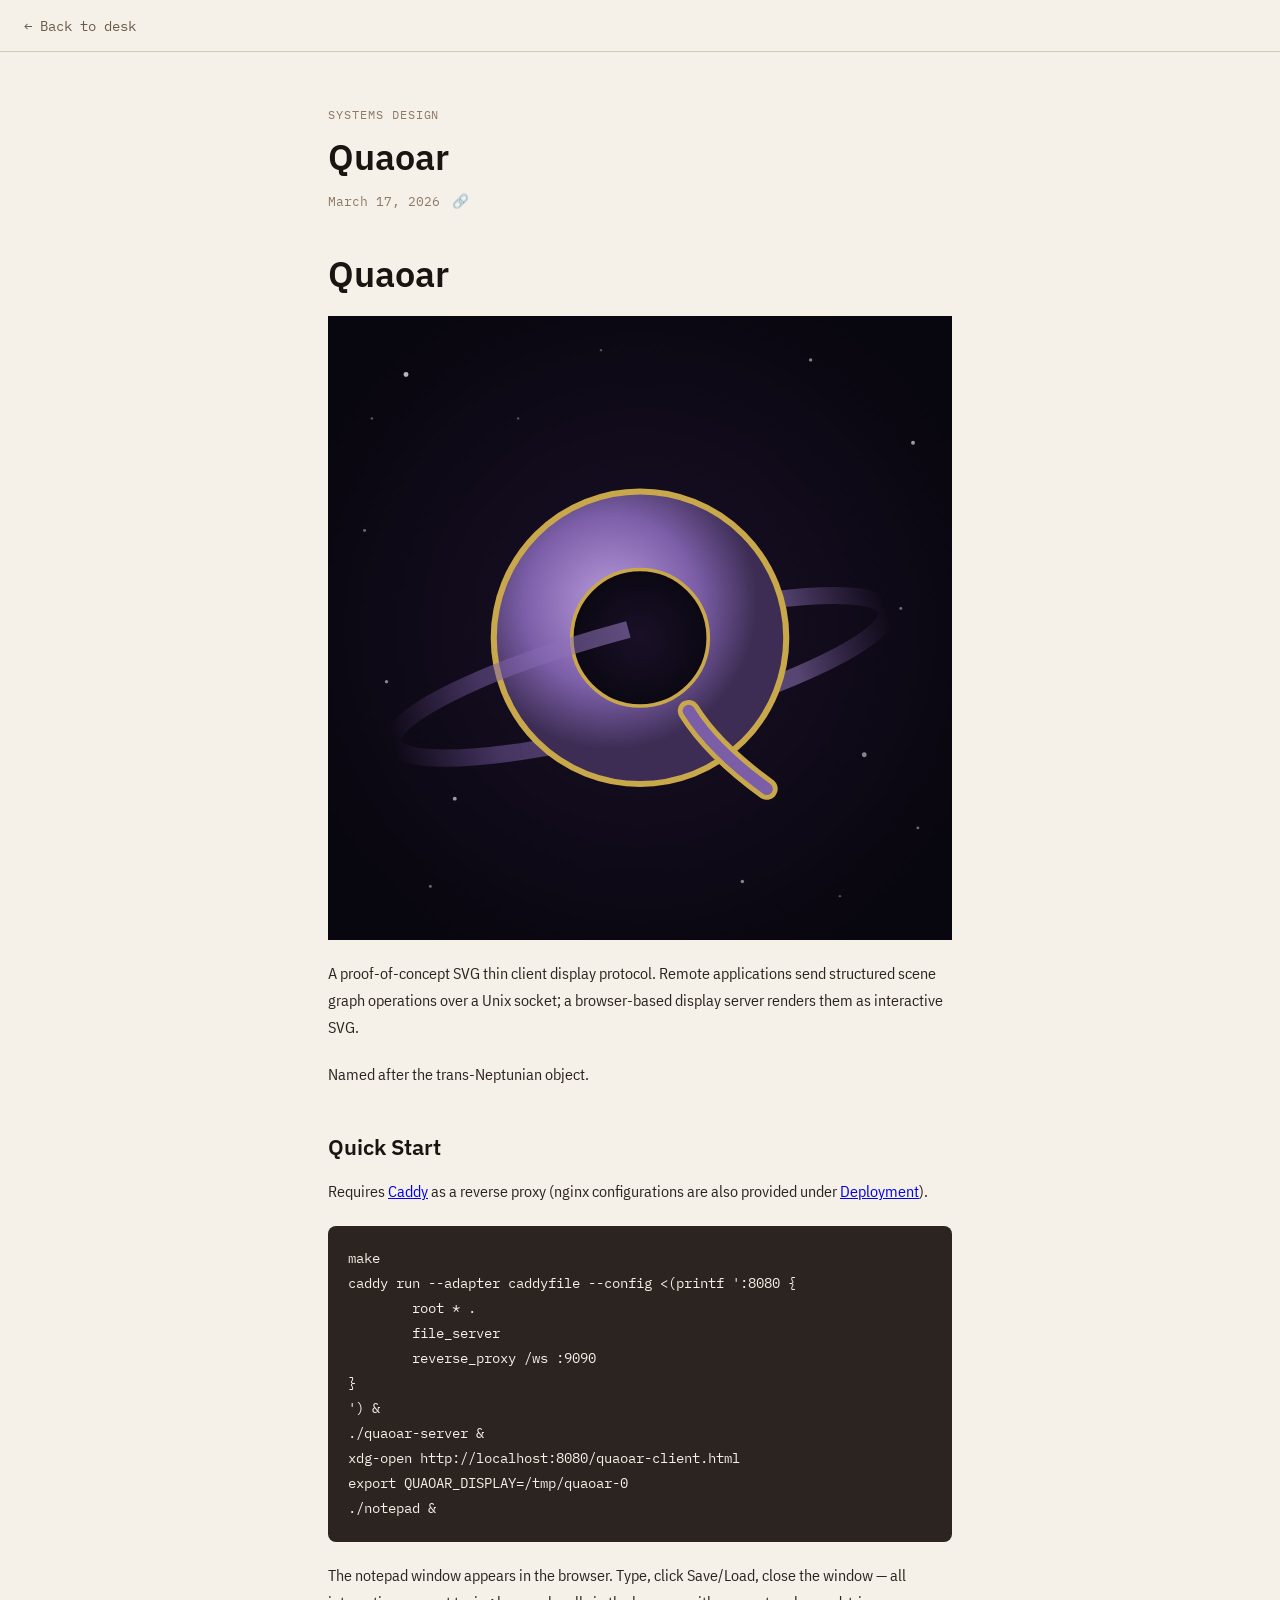
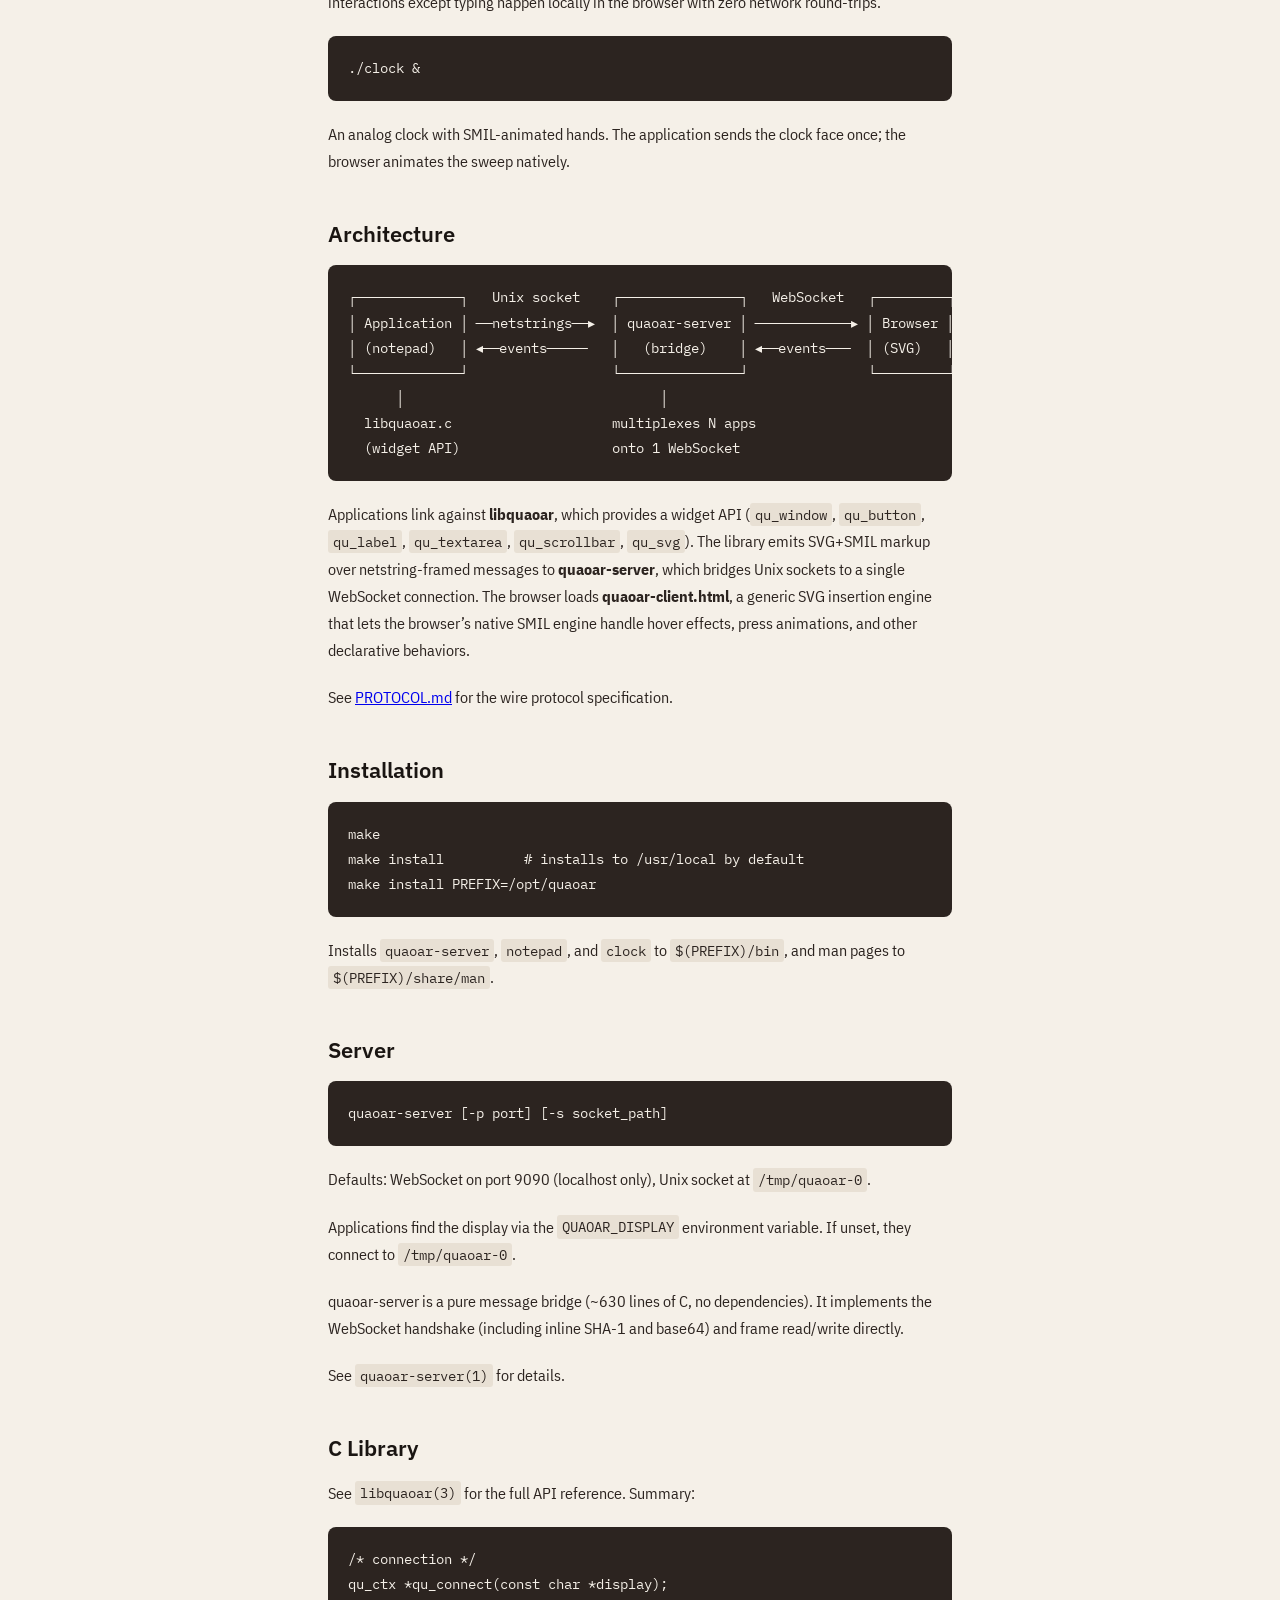
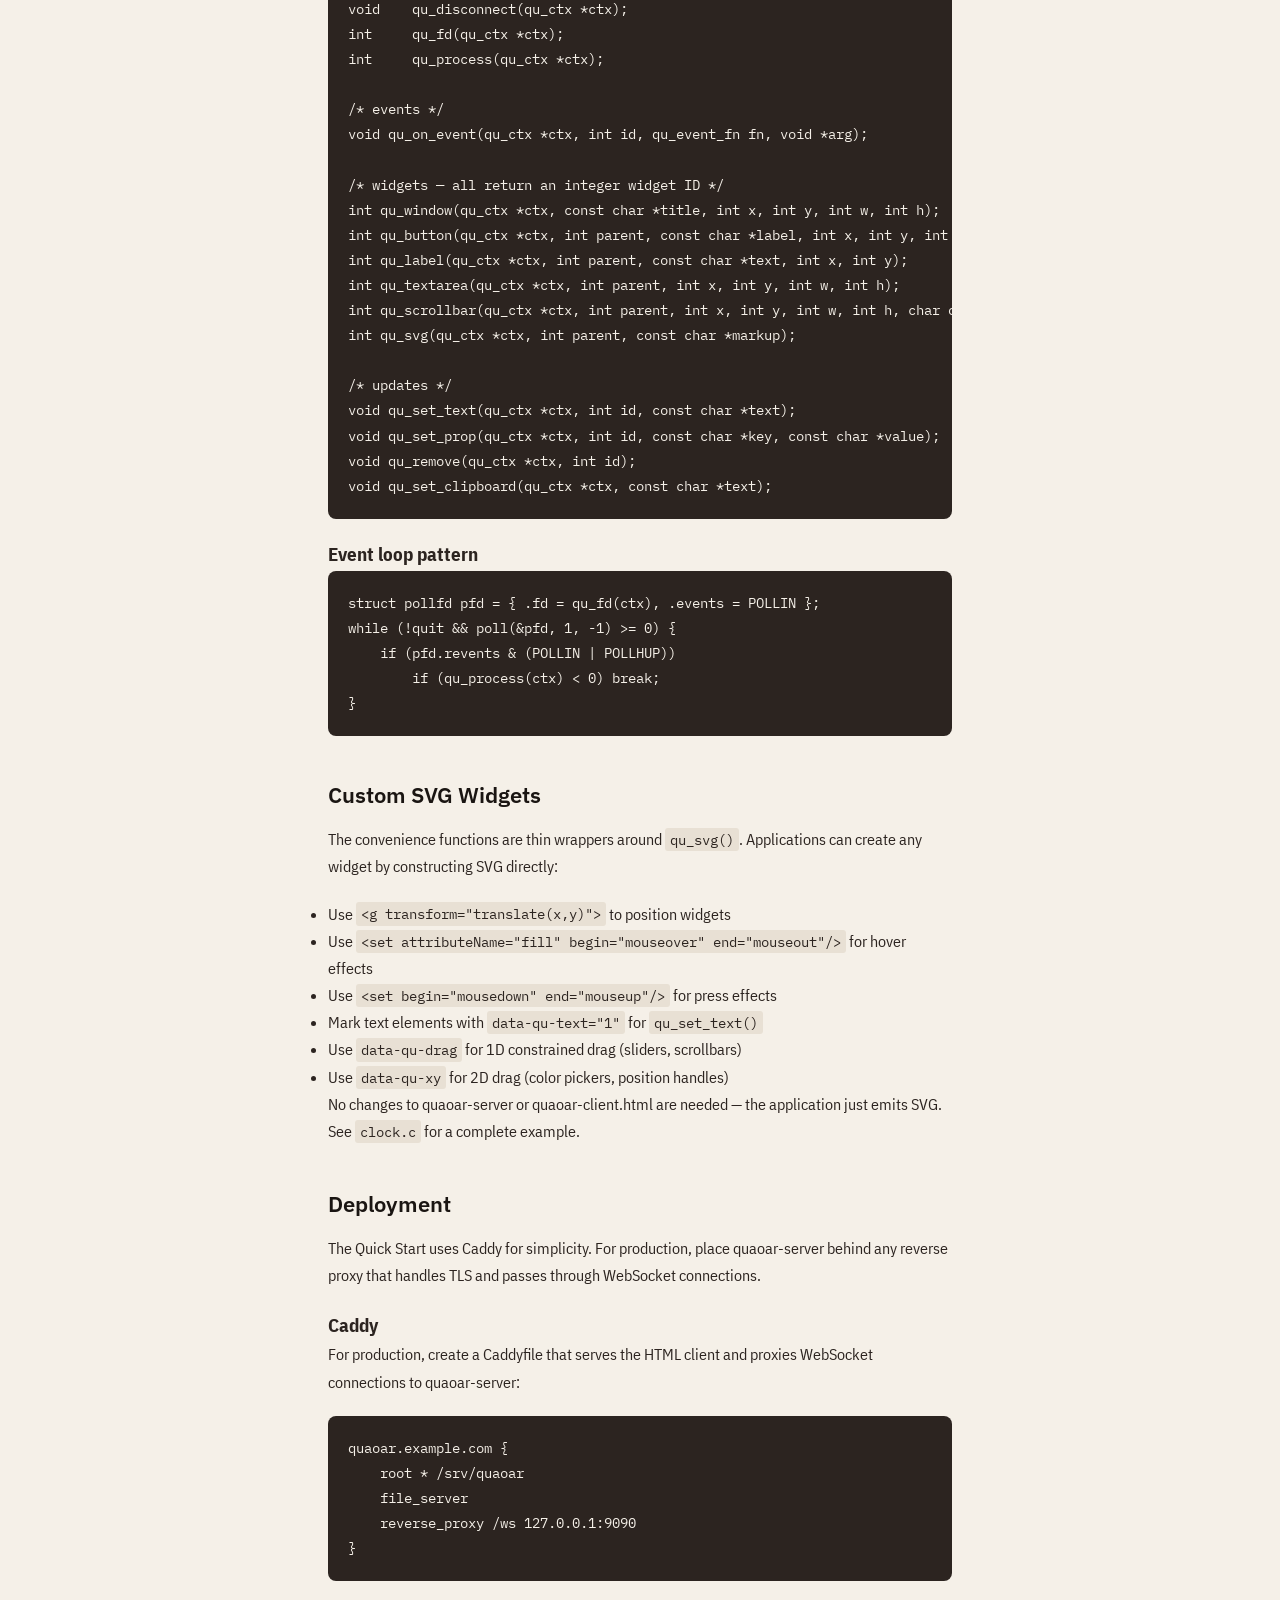
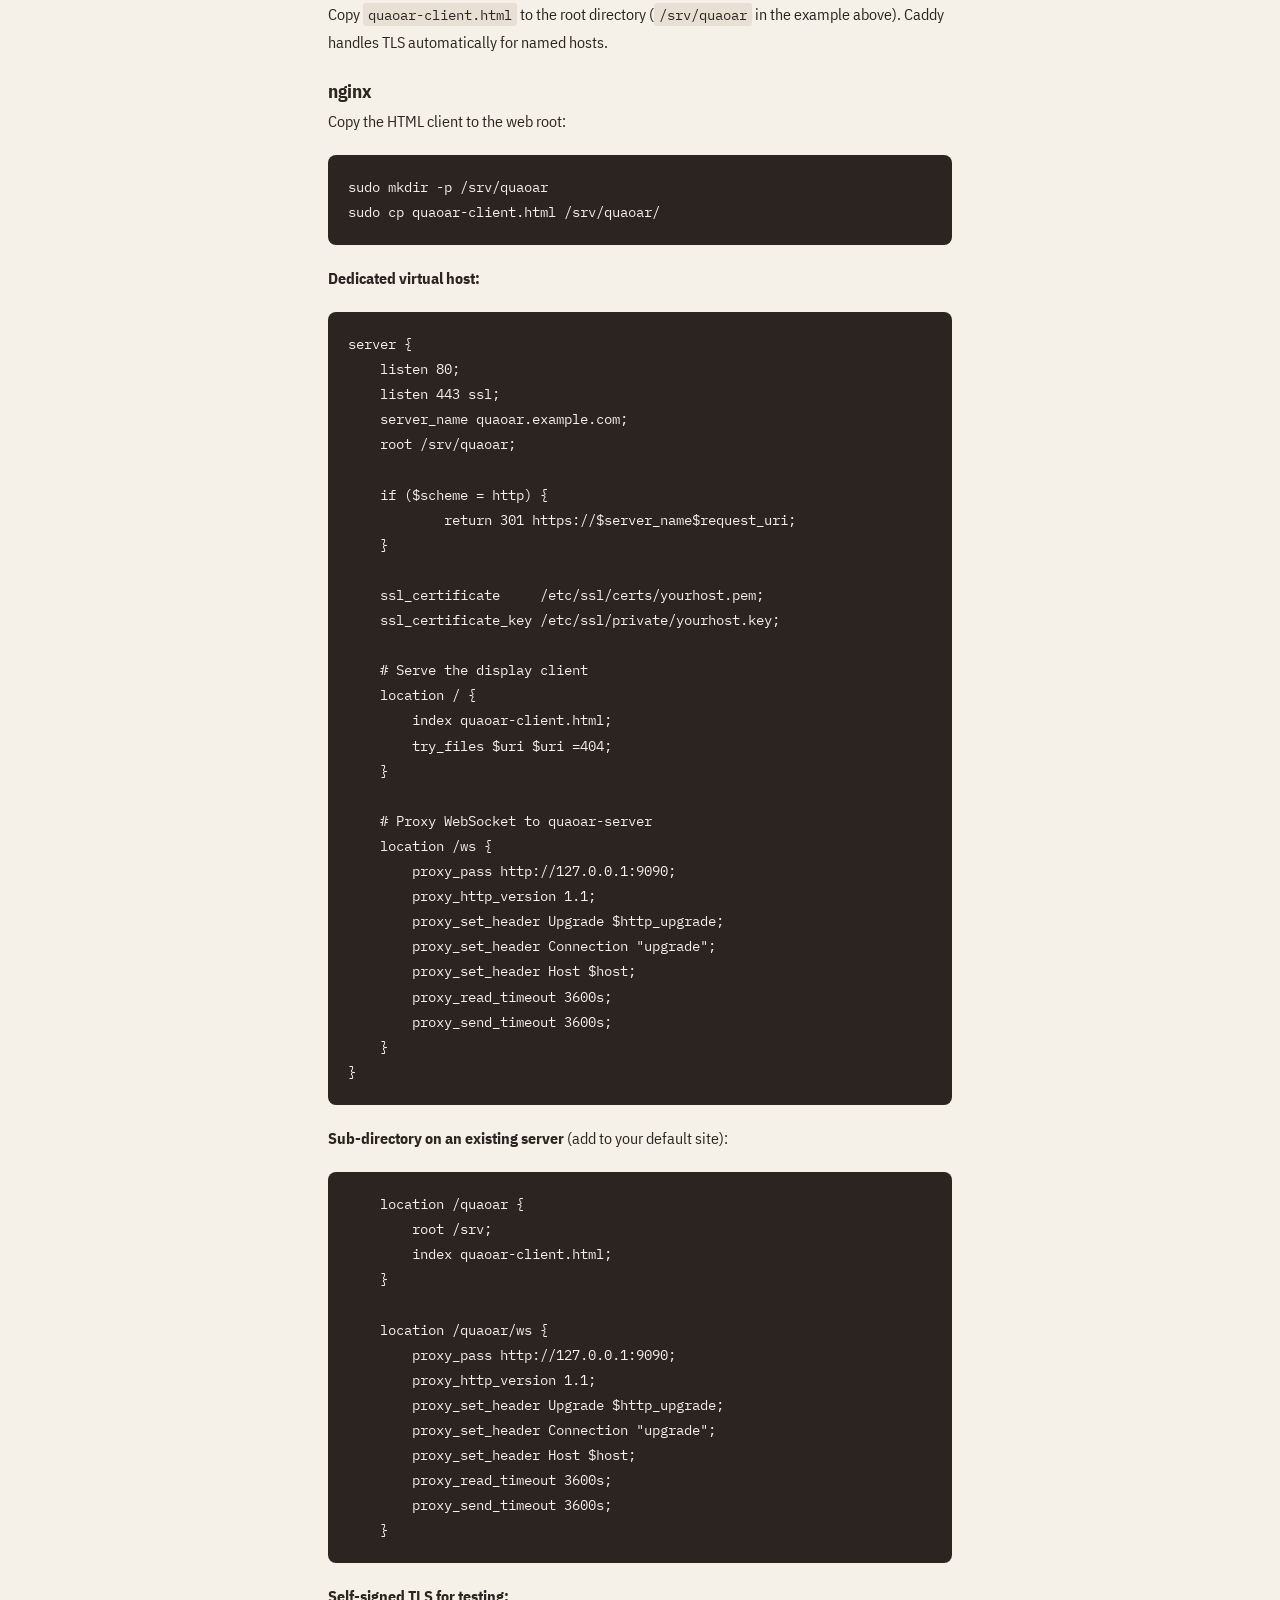
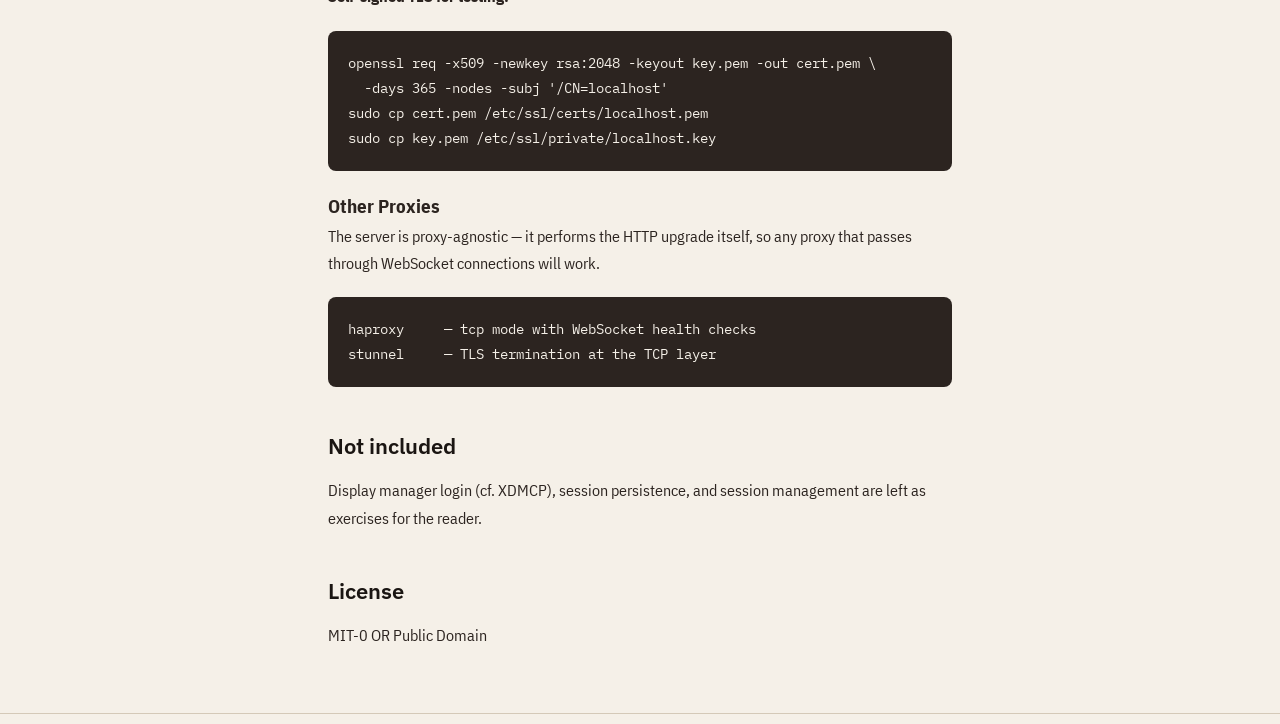
<file: programmable-display-protocols/demo/README.html>
<!DOCTYPE html>
<html lang="en">
<head>
  <meta charset="utf-8">
  <meta name="viewport" content="width=device-width, initial-scale=1">
  <title>Quaoar — The Mechanical Researcher</title>
  <link rel="stylesheet" href="../../static/css/article.css">
  <link rel="stylesheet" href="https://fonts.googleapis.com/css2?family=IBM+Plex+Sans:wght@400;600&family=IBM+Plex+Sans+Condensed:wght@400;600&family=IBM+Plex+Mono:wght@400&display=swap">
</head>
<body>
  <nav class="top-bar">
    <a href="../../index.html" class="back-link">&larr; Back to desk</a>
  </nav>
  <article class="research-article">
    <header>
      <span class="article-category">systems design</span>
      <h1>Quaoar</h1>
      <div class="article-meta">
        <time datetime="2026-03-17">March 17, 2026</time>
        
        <a href="#" class="permalink" title="Copy permalink">&#x1f517;</a>
        
      </div>
    </header>
    <script>
      document.querySelector('.permalink').addEventListener('click', function(e) {
        e.preventDefault();
        var url = window.location.href.replace(/#.*$/, '');
        navigator.clipboard.writeText(url).then(function() {
          var el = e.target;
          el.textContent = '\u2713';
          el.classList.add('copied');
          setTimeout(function() {
            el.textContent = '\uD83D\uDD17';
            el.classList.remove('copied');
          }, 1500);
        });
      });
    </script>
    <div class="article-body">
      
<h1 id="quaoar">Quaoar</h1>
<p><img src="logo.svg" width="128" height="128" alt="Quaoar logo" align="right"/></p>
<p>A proof-of-concept SVG thin client display protocol. Remote applications
send structured scene graph operations over a Unix socket; a browser-based
display server renders them as interactive SVG.</p>
<p>Named after the trans-Neptunian object.</p>
<h2 id="quick-start">Quick Start</h2>
<p>Requires <a href="https://caddyserver.com/">Caddy</a> as a reverse proxy (nginx
configurations are also provided under <a href="#deployment">Deployment</a>).</p>
<pre><code>make
caddy run --adapter caddyfile --config &#60;(printf &#39;:8080 {
	root * .
	file_server
	reverse_proxy &#47;ws :9090
}
&#39;) &#38;
.&#47;quaoar-server &#38;
xdg-open http:&#47;&#47;localhost:8080&#47;quaoar-client.html
export QUAOAR_DISPLAY=&#47;tmp&#47;quaoar-0
.&#47;notepad &#38;
</code></pre>
<p>The notepad window appears in the browser. Type, click Save&#47;Load, close
the window — all interactions except typing happen locally in the browser
with zero network round-trips.</p>
<pre><code>.&#47;clock &#38;
</code></pre>
<p>An analog clock with SMIL-animated hands. The application sends the
clock face once; the browser animates the sweep natively.</p>
<h2 id="architecture">Architecture</h2>
<pre><code>┌─────────────┐   Unix socket    ┌───────────────┐   WebSocket   ┌─────────┐
│ Application │ ──netstrings──▸  │ quaoar-server │ ────────────▸ │ Browser │
│ (notepad)   │ ◂──events─────   │   (bridge)    │ ◂──events───  │ (SVG)   │
└─────────────┘                  └───────────────┘               └─────────┘
      │                                │
  libquaoar.c                    multiplexes N apps
  (widget API)                   onto 1 WebSocket
</code></pre>
<p>Applications link against <strong>libquaoar</strong>, which provides a widget API
(<code>qu_window</code>, <code>qu_button</code>, <code>qu_label</code>, <code>qu_textarea</code>, <code>qu_scrollbar</code>,
<code>qu_svg</code>). The library emits SVG+SMIL markup over netstring-framed
messages to <strong>quaoar-server</strong>, which bridges Unix sockets to a single
WebSocket connection. The browser loads <strong>quaoar-client.html</strong>, a
generic SVG insertion engine that lets the browser&#8217;s native SMIL engine
handle hover effects, press animations, and other declarative behaviors.</p>
<p>See <a href="PROTOCOL.md">PROTOCOL.md</a> for the wire protocol specification.</p>
<h2 id="installation">Installation</h2>
<pre><code>make
make install          # installs to &#47;usr&#47;local by default
make install PREFIX=&#47;opt&#47;quaoar
</code></pre>
<p>Installs <code>quaoar-server</code>, <code>notepad</code>, and <code>clock</code> to <code>$(PREFIX)&#47;bin</code>,
and man pages to <code>$(PREFIX)&#47;share&#47;man</code>.</p>
<h2 id="server">Server</h2>
<pre><code>quaoar-server [-p port] [-s socket_path]
</code></pre>
<p>Defaults: WebSocket on port 9090 (localhost only), Unix socket at
<code>&#47;tmp&#47;quaoar-0</code>.</p>
<p>Applications find the display via the <code>QUAOAR_DISPLAY</code> environment
variable. If unset, they connect to <code>&#47;tmp&#47;quaoar-0</code>.</p>
<p>quaoar-server is a pure message bridge (~630 lines of C, no
dependencies). It implements the WebSocket handshake (including
inline SHA-1 and base64) and frame read&#47;write directly.</p>
<p>See <code>quaoar-server(1)</code> for details.</p>
<h2 id="c-library">C Library</h2>
<p>See <code>libquaoar(3)</code> for the full API reference. Summary:</p>
<pre><code class="language-c">&#47;* connection *&#47;
qu_ctx *qu_connect(const char *display);
void    qu_disconnect(qu_ctx *ctx);
int     qu_fd(qu_ctx *ctx);
int     qu_process(qu_ctx *ctx);

&#47;* events *&#47;
void qu_on_event(qu_ctx *ctx, int id, qu_event_fn fn, void *arg);

&#47;* widgets — all return an integer widget ID *&#47;
int qu_window(qu_ctx *ctx, const char *title, int x, int y, int w, int h);
int qu_button(qu_ctx *ctx, int parent, const char *label, int x, int y, int w, int h);
int qu_label(qu_ctx *ctx, int parent, const char *text, int x, int y);
int qu_textarea(qu_ctx *ctx, int parent, int x, int y, int w, int h);
int qu_scrollbar(qu_ctx *ctx, int parent, int x, int y, int w, int h, char orient);
int qu_svg(qu_ctx *ctx, int parent, const char *markup);

&#47;* updates *&#47;
void qu_set_text(qu_ctx *ctx, int id, const char *text);
void qu_set_prop(qu_ctx *ctx, int id, const char *key, const char *value);
void qu_remove(qu_ctx *ctx, int id);
void qu_set_clipboard(qu_ctx *ctx, const char *text);
</code></pre>
<h3 id="event-loop-pattern">Event loop pattern</h3>
<pre><code class="language-c">struct pollfd pfd = { .fd = qu_fd(ctx), .events = POLLIN };
while (!quit &#38;&#38; poll(&#38;pfd, 1, -1) &#62;= 0) {
    if (pfd.revents &#38; (POLLIN | POLLHUP))
        if (qu_process(ctx) &#60; 0) break;
}
</code></pre>
<h2 id="custom-svg-widgets">Custom SVG Widgets</h2>
<p>The convenience functions are thin wrappers around <code>qu_svg()</code>.
Applications can create any widget by constructing SVG directly:</p>
<ul>
<li>Use <code>&#60;g transform="translate(x,y)"&#62;</code> to position widgets</li>
<li>Use <code>&#60;set attributeName="fill" begin="mouseover" end="mouseout"&#47;&#62;</code>
for hover effects</li>
<li>Use <code>&#60;set begin="mousedown" end="mouseup"&#47;&#62;</code> for press effects</li>
<li>Mark text elements with <code>data-qu-text="1"</code> for <code>qu_set_text()</code></li>
<li>Use <code>data-qu-drag</code> for 1D constrained drag (sliders, scrollbars)</li>
<li>Use <code>data-qu-xy</code> for 2D drag (color pickers, position handles)</li>
</ul>
<p>No changes to quaoar-server or quaoar-client.html are needed —
the application just emits SVG. See <code>clock.c</code> for a complete example.</p>
<h2 id="deployment">Deployment</h2>
<p>The Quick Start uses Caddy for simplicity. For production, place
quaoar-server behind any reverse proxy that handles TLS and passes
through WebSocket connections.</p>
<h3 id="caddy">Caddy</h3>
<p>For production, create a Caddyfile that serves the HTML client and proxies
WebSocket connections to quaoar-server:</p>
<pre><code>quaoar.example.com {
    root * &#47;srv&#47;quaoar
    file_server
    reverse_proxy &#47;ws 127.0.0.1:9090
}
</code></pre>
<p>Copy <code>quaoar-client.html</code> to the root directory (<code>&#47;srv&#47;quaoar</code> in the
example above). Caddy handles TLS automatically for named hosts.</p>
<h3 id="nginx">nginx</h3>
<p>Copy the HTML client to the web root:</p>
<pre><code>sudo mkdir -p &#47;srv&#47;quaoar
sudo cp quaoar-client.html &#47;srv&#47;quaoar&#47;
</code></pre>
<p><strong>Dedicated virtual host:</strong></p>
<pre><code class="language-nginx">server {
    listen 80;
    listen 443 ssl;
    server_name quaoar.example.com;
    root &#47;srv&#47;quaoar;

    if ($scheme = http) {
            return 301 https:&#47;&#47;$server_name$request_uri;
    }

    ssl_certificate     &#47;etc&#47;ssl&#47;certs&#47;yourhost.pem;
    ssl_certificate_key &#47;etc&#47;ssl&#47;private&#47;yourhost.key;

    # Serve the display client
    location &#47; {
        index quaoar-client.html;
        try_files $uri $uri =404;
    }

    # Proxy WebSocket to quaoar-server
    location &#47;ws {
        proxy_pass http:&#47;&#47;127.0.0.1:9090;
        proxy_http_version 1.1;
        proxy_set_header Upgrade $http_upgrade;
        proxy_set_header Connection "upgrade";
        proxy_set_header Host $host;
        proxy_read_timeout 3600s;
        proxy_send_timeout 3600s;
    }
}
</code></pre>
<p><strong>Sub-directory on an existing server</strong> (add to your default site):</p>
<pre><code class="language-nginx">    location &#47;quaoar {
        root &#47;srv;
        index quaoar-client.html;
    }

    location &#47;quaoar&#47;ws {
        proxy_pass http:&#47;&#47;127.0.0.1:9090;
        proxy_http_version 1.1;
        proxy_set_header Upgrade $http_upgrade;
        proxy_set_header Connection "upgrade";
        proxy_set_header Host $host;
        proxy_read_timeout 3600s;
        proxy_send_timeout 3600s;
    }
</code></pre>
<p><strong>Self-signed TLS for testing:</strong></p>
<pre><code>openssl req -x509 -newkey rsa:2048 -keyout key.pem -out cert.pem \
  -days 365 -nodes -subj &#39;&#47;CN=localhost&#39;
sudo cp cert.pem &#47;etc&#47;ssl&#47;certs&#47;localhost.pem
sudo cp key.pem &#47;etc&#47;ssl&#47;private&#47;localhost.key
</code></pre>
<h3 id="other-proxies">Other Proxies</h3>
<p>The server is proxy-agnostic — it performs the HTTP upgrade itself, so
any proxy that passes through WebSocket connections will work.</p>
<pre><code>haproxy     — tcp mode with WebSocket health checks
stunnel     — TLS termination at the TCP layer
</code></pre>
<h2 id="not-included">Not included</h2>
<p>Display manager login (cf. XDMCP), session persistence, and session
management are left as exercises for the reader.</p>
<h2 id="license">License</h2>
<p>MIT-0 OR Public Domain</p>

    </div>
  </article>
  <footer class="bottom-bar">
    <span class="site-title">The Mechanical Researcher</span>
  </footer>
  <script>
    (function() {
      var toc = document.querySelector('.toc-list');
      var cb = document.getElementById('toc-toggle');
      if (toc && cb) toc.addEventListener('click', function() { cb.checked = false; });
    })();
  </script>
  <script>
    (function() {
      var body = document.querySelector('.article-body');
      if (!body) return;
      body.addEventListener('click', function(e) {
        var el = e.target;
        if (el.tagName !== 'IMG' && el.tagName !== 'svg' && !el.closest('svg')) return;
        if (el.closest('a') || el.closest('pre')) return;
        var src = el.closest('svg') || el;
        var overlay = document.createElement('div');
        overlay.className = 'img-lightbox';
        var close = document.createElement('button');
        close.className = 'close-btn';
        close.textContent = '\u00d7';
        var clone = src.cloneNode(true);
        clone.style.cssText = '';
        clone.removeAttribute('width');
        clone.removeAttribute('height');
        overlay.appendChild(clone);
        document.body.appendChild(close);
        document.body.appendChild(overlay);
        function dismiss() {
          overlay.remove();
          close.remove();
        }
        close.addEventListener('click', dismiss);
        overlay.addEventListener('click', function(ev) {
          if (ev.target === overlay) dismiss();
        });
        document.addEventListener('keydown', function esc(ev) {
          if (ev.key === 'Escape') { dismiss(); document.removeEventListener('keydown', esc); }
        });
      });
    })();
  </script>
</body>
</html>
</file>
<file: static/css/index.css>
/* Index page styles — The Mechanical Researcher */
/* Desk scene with card stack */
/* All sizes proportional via vw/vh/vmin/% — no fixed pixel dimensions */

*, *::before, *::after {
  box-sizing: border-box;
  margin: 0;
  padding: 0;
}

html, body {
  height: 100%;
  overflow: hidden;
  font-family: 'IBM Plex Sans', sans-serif;
}

/* --- Desk scene --- */

.desk-scene {
  width: 100%;
  height: 100%;
  /* Light warm wood base color */
  background-color: #d4b896;
  /* Wood grain: converging lines for oblique perspective feel */
  background-image:
    /* Broad grain bands — slightly converging toward top (oblique) */
    repeating-linear-gradient(
      178deg,
      transparent,
      transparent 2.5vh,
      rgba(160,120,75,0.12) 2.5vh,
      rgba(160,120,75,0.12) 2.8vh,
      transparent 2.8vh,
      transparent 4vh
    ),
    /* Fine grain lines */
    repeating-linear-gradient(
      178deg,
      transparent,
      transparent 0.9vh,
      rgba(140,105,65,0.07) 0.9vh,
      rgba(140,105,65,0.07) 1vh
    ),
    /* Subtle knot / color variation */
    radial-gradient(
      ellipse 40vw 25vh at 30% 60%,
      rgba(190,150,100,0.25) 0%,
      transparent 100%
    ),
    radial-gradient(
      ellipse 30vw 20vh at 75% 35%,
      rgba(175,135,90,0.2) 0%,
      transparent 100%
    ),
    /* Oblique shading — lighter at top (further), darker at bottom (closer) */
    linear-gradient(
      to bottom,
      rgba(255,245,225,0.3) 0%,
      transparent 30%,
      rgba(0,0,0,0.06) 100%
    );
  position: relative;
  display: flex;
  align-items: center;
  justify-content: center;
}

.desk-surface {
  position: absolute;
  width: 100%;
  height: 100%;
  pointer-events: none;
}

/* Make mug clickable */
.mug {
  pointer-events: auto;
  cursor: pointer;
}

/* --- Mug (teal diner mug, oblique 3D view from above) --- */
/* Proportions: ~3.25" diameter body, ~4.5" with handle, vs 5" card width */
/* Card stack is 18vmin wide, so mug body ≈ 12vmin wide */

.mug {
  position: absolute;
  left: 22%;
  top: 26%;
  width: 12vmin;
  height: 14vmin;
  /* Cylindrical body — horizontal gradient for left/right curvature shading */
  background:
    linear-gradient(
      90deg,
      #1a6b6b 0%,
      #2a8a8a 12%,
      #35a0a0 30%,
      #3bb0ab 48%,
      #35a0a0 66%,
      #2a8a8a 85%,
      #1a6b6b 100%
    );
  border-radius: 50% 50% 50% 50% / 3% 3% 5% 5%;
  box-shadow:
    0.4vmin 0.8vmin 2vmin rgba(0,0,0,0.35),
    -0.15vmin 0 0.4vmin rgba(0,0,0,0.1);
}

/* Chip in the rim — small notch on the left edge */
.mug-chip {
  position: absolute;
  top: 0.2vmin;
  left: 1.5vmin;
  width: 1.2vmin;
  height: 0.8vmin;
  background: #d4b896; /* desk wood color showing through */
  border-radius: 0 0 50% 50%;
  z-index: 5;
  box-shadow: inset 0 0.1vmin 0.2vmin rgba(0,0,0,0.15);
}

/* Elliptical rim (top opening — seen from oblique above) */
.mug::before {
  content: '';
  position: absolute;
  top: -1.2vmin;
  left: -0.2vmin;
  width: calc(100% + 0.4vmin);
  height: 5vmin;
  border-radius: 50%;
  /* Thick rim edge */
  border: 0.4vmin solid #1a6b6b;
  /* Tea/coffee liquid inside — darker center, lighter edge (meniscus) */
  background:
    radial-gradient(
      ellipse 70% 60% at 45% 50%,
      #3a2210 0%,
      #5c3a1e 35%,
      #7a5533 65%,
      #1a6b6b 100%
    );
  box-shadow:
    inset 0 0.3vmin 0.8vmin rgba(0,0,0,0.3),
    inset 0 -0.15vmin 0.4vmin rgba(255,255,255,0.08);
}

/* Elliptical base (bottom of cylinder — overlaps body to avoid gap) */
.mug-base {
  position: absolute;
  bottom: -0.6vmin;
  left: -0.2vmin;
  width: calc(100% + 0.4vmin);
  height: 3vmin;
  border-radius: 50%;
  background:
    linear-gradient(
      90deg,
      #155858 0%,
      #1a6b6b 30%,
      #228080 50%,
      #1a6b6b 70%,
      #155858 100%
    );
  box-shadow: 0 0.4vmin 1vmin rgba(0,0,0,0.25);
  z-index: -1;
  clip-path: inset(50% 0 0 0);
}

/* Handle — thick C-shape, diner style, flush against body */
.mug::after {
  content: '';
  position: absolute;
  right: -2.5vmin;
  top: 20%;
  width: 3vmin;
  height: 5.5vmin;
  border: 0.7vmin solid transparent;
  border-right-color: #2a8a8a;
  border-top-color: #2a8a8a;
  border-bottom-color: #2a8a8a;
  border-radius: 0 50% 50% 0;
  /* Shading on handle */
  background:
    linear-gradient(
      180deg,
      #35a0a0 0%,
      #3bb0ab 30%,
      #35a0a0 70%,
      #2a8a8a 100%
    );
  background-clip: padding-box;
  box-shadow: 0.2vmin 0.3vmin 0.6vmin rgba(0,0,0,0.2);
}

/* --- Pen --- */

.pen {
  position: absolute;
  left: 38%;
  bottom: 18%;
  width: 12vmin;
  height: 0.7vmin;
  background: linear-gradient(90deg, #1a1512 0%, #1a1512 75%, #c4a44a 75%, #c4a44a 85%, #1a1512 85%);
  border-radius: 0.15vmin 0.35vmin 0.35vmin 0.15vmin;
  transform: rotate(-12deg);
  box-shadow: 0.1vmin 0.2vmin 0.6vmin rgba(0,0,0,0.3);
  pointer-events: auto;
  cursor: pointer;
}

.pen::before {
  content: '';
  position: absolute;
  left: -0.9vmin;
  top: 0.08vmin;
  width: 1vmin;
  height: 0.5vmin;
  background: linear-gradient(90deg, #8b7a68, #1a1512);
  clip-path: polygon(0 50%, 100% 0, 100% 100%);
}

/* --- Card stack (decorative pile on desk, oblique view) --- */

.card-stack {
  position: absolute;
  right: 14%;
  top: 42%;
  transform: translateY(-50%) perspective(50vmin) rotateX(45deg);
  transform-style: preserve-3d;
  width: 18vmin;
  height: calc(18vmin * 3 / 5);  /* 5:3 aspect ratio */
  pointer-events: none;
}

/* --- Active card area (where the zoomed card lives) --- */

.active-card-area {
  position: absolute;
  inset: 0;
  display: flex;
  align-items: center;
  justify-content: center;
  z-index: 5;
  pointer-events: none;
}

/* --- Index card --- */

.index-card {
  position: absolute;
  background: transparent;
  border: none;
  border-radius: 0.6vmin;
  cursor: pointer;
  pointer-events: auto;
  transform-origin: center center;
  will-change: transform, opacity;
  transition: none;
  transform-style: preserve-3d;
}

.index-card .card-date {
  position: absolute;
  top: 1em;
  right: 1em;
  font-family: 'IBM Plex Mono', monospace;
  font-size: 0.7em;
  color: #8b7a68;
}

.index-card .card-revised {
  position: absolute;
  top: 2.4em;
  right: 1em;
  font-family: 'IBM Plex Mono', monospace;
  font-size: 0.6em;
  color: #a8967e;
  font-style: italic;
}

.index-card .card-category {
  font-family: 'IBM Plex Mono', monospace;
  font-size: 0.7em;
  text-transform: uppercase;
  letter-spacing: 0.1em;
  color: #8b7a68;
  margin-bottom: 0.3em;
}

.index-card .card-title {
  font-family: 'IBM Plex Sans', sans-serif;
  font-size: 1.8em;
  font-weight: 600;
  color: #1a1512;
  line-height: 1.3;
  margin-bottom: 0.4em;
}

.index-card .card-abstract {
  font-family: 'IBM Plex Sans Condensed', sans-serif;
  font-size: 1.1em;
  color: #4a3f35;
  line-height: 1.5;
}

.index-card .card-footer {
  display: flex;
  align-items: center;
  justify-content: flex-end;
  margin-top: 0.6em;
}

.card-permalink {
  font-size: 0.8em;
  text-decoration: none;
  color: #8b7a68;
  opacity: 0.5;
  transition: opacity 0.15s ease;
  cursor: pointer;
}

.card-permalink:hover {
  opacity: 1;
}

/* --- Card back (visible during flip) --- */

.index-card .card-back {
  position: absolute;
  inset: 0;
  border-radius: inherit;
  visibility: hidden;
  background: #fffef7;
  border: 1px solid #d4c9b8;
  overflow: hidden;
  box-shadow:
    0 0.2vmin 0.8vmin rgba(0,0,0,0.15),
    0 0.1vmin 0.2vmin rgba(0,0,0,0.1);
}

/* Back face styles — applied randomly via data-back attribute */
.index-card .card-back[data-back="lines"] {
  background-image:
    repeating-linear-gradient(
      transparent,
      transparent 2.4vmin,
      #c8dae8 2.4vmin,
      #c8dae8 calc(2.4vmin + 1px)
    );
  background-position: 0 1.2vmin;
}

.index-card .card-back[data-back="stain"] {
  background-image:
    radial-gradient(
      ellipse 35% 40% at 65% 40%,
      rgba(140, 100, 60, 0.12) 0%,
      rgba(140, 100, 60, 0.06) 40%,
      transparent 70%
    ),
    radial-gradient(
      ellipse 20% 25% at 60% 45%,
      rgba(120, 80, 40, 0.08) 0%,
      transparent 60%
    );
}

.index-card .card-back[data-back="blank"] {
  /* just the cream card, nothing else */
}

.index-card .card-front {
  position: absolute;
  inset: 0;
  padding: 1em;
  background: #fffef7;
  border: 1px solid #d4c9b8;
  border-radius: inherit;
  box-shadow:
    0 0.2vmin 0.8vmin rgba(0,0,0,0.15),
    0 0.1vmin 0.2vmin rgba(0,0,0,0.1);
  background-image:
    repeating-linear-gradient(
      transparent,
      transparent 2.4vmin,
      #c8dae8 2.4vmin,
      #c8dae8 calc(2.4vmin + 1px)
    );
  background-position: 0 1.2vmin;
}

/* --- End card --- */

.index-card.end-card {
  background-image: none;
}

.index-card.end-card .card-front {
  display: flex;
  align-items: center;
  justify-content: center;
}

.index-card.end-card .card-title {
  text-align: center;
  color: #8b7a68;
  font-size: max(1rem, 2.2vmin);
}

/* --- Bottom bar --- */

.bottom-bar {
  position: fixed;
  bottom: 0;
  left: 0;
  right: 0;
  text-align: center;
  padding: 0.8vh 1vw;
  background: rgba(43, 30, 22, 0.85);
  backdrop-filter: blur(4px);
  z-index: 20;
}

.bottom-bar {
  display: flex;
  align-items: center;
  justify-content: center;
  gap: 0.8vmin;
}

.bottom-bar .site-title {
  font-family: 'IBM Plex Mono', monospace;
  font-size: max(0.6rem, 0.9vmin);
  color: #c4b8a4;
  letter-spacing: 0.05em;
}

.bottom-bar .github-link,
.bottom-bar .rss-link {
  color: #c4b8a4;
  opacity: 0.6;
  transition: opacity 0.15s ease;
  line-height: 1;
  display: flex;
}

.bottom-bar .github-link:hover,
.bottom-bar .rss-link:hover {
  opacity: 1;
}

/* --- Info button (on desk next to pen) --- */

.info-btn {
  position: absolute;
  left: 40%;
  bottom: 24%;
  width: 3vmin;
  height: 3vmin;
  min-width: 1.5rem;
  min-height: 1.5rem;
  border-radius: 50%;
  border: 0.15vmin solid #8b7a68;
  background: rgba(255, 254, 247, 0.8);
  color: #6b5b4a;
  font-family: 'IBM Plex Sans', sans-serif;
  pointer-events: auto;
  font-size: max(0.65rem, 1.4vmin);
  font-weight: 600;
  line-height: 1;
  cursor: pointer;
  display: flex;
  align-items: center;
  justify-content: center;
  box-shadow: 0 0.1vmin 0.4vmin rgba(0,0,0,0.15);
  transition: background 0.15s ease, transform 0.15s ease;
}

.info-btn:hover {
  background: #fffef7;
  transform: scale(1.1);
}

/* --- Info overlay --- */

.info-overlay {
  position: fixed;
  inset: 0;
  z-index: 100;
  background: rgba(43, 30, 22, 0.7);
  backdrop-filter: blur(4px);
  display: none;
  align-items: center;
  justify-content: center;
  padding: 2rem;
}

.info-overlay.active {
  display: flex;
}

.info-card {
  background: #fffef7;
  border: 1px solid #d4c9b8;
  border-radius: 8px;
  padding: 2.5rem;
  max-width: 32rem;
  width: 100%;
  box-shadow: 0 0.5vmin 2vmin rgba(0,0,0,0.3);
  position: relative;
  font-family: 'IBM Plex Sans Condensed', sans-serif;
  font-size: 1rem;
  color: #4a3f35;
  line-height: 1.7;
}

.info-card p {
  margin-bottom: 1em;
}

.info-card p:last-child {
  margin-bottom: 0;
}

.info-hint {
  font-family: 'IBM Plex Mono', monospace;
  font-size: 0.85em;
  color: #8b7a68;
  font-style: italic;
}

.info-close {
  position: absolute;
  top: 0.75rem;
  right: 0.75rem;
  width: 2rem;
  height: 2rem;
  border-radius: 50%;
  border: 1px solid #d4c9b8;
  background: #fffef7;
  color: #6b5b4a;
  font-size: 1.2rem;
  line-height: 1;
  cursor: pointer;
  display: flex;
  align-items: center;
  justify-content: center;
}

.info-close:hover {
  background: #f0e8d8;
}

/* --- Brown packages (source downloads) --- */

.packages {
  position: absolute;
  left: 8%;
  bottom: 28%;
  width: 16vmin;
  height: 8vmin;
  pointer-events: auto;
  cursor: pointer;
  transform: perspective(50vmin) rotateX(40deg) rotate(-3deg);
  transform-style: preserve-3d;
}

.package {
  position: absolute;
  left: 0;
  width: 100%;
  border-radius: 0.3vmin;
  /* Kraft paper texture */
  background:
    repeating-linear-gradient(
      175deg,
      transparent,
      transparent 1.2vmin,
      rgba(160, 120, 70, 0.08) 1.2vmin,
      rgba(160, 120, 70, 0.08) 1.4vmin
    ),
    linear-gradient(180deg, #c9a06c, #b8914e);
  box-shadow:
    0 0.2vmin 0.8vmin rgba(0,0,0,0.25),
    inset 0 0.1vmin 0.3vmin rgba(255,255,255,0.15);
}

.package-bottom {
  bottom: 0;
  height: 55%;
  z-index: 1;
}

.package-top {
  bottom: 48%;
  height: 50%;
  width: 90%;
  left: 5%;
  z-index: 2;
}

/* Twine — horizontal and vertical cross lines */
.package::before,
.package::after {
  content: '';
  position: absolute;
  background: #a08060;
  z-index: 3;
}

/* Horizontal twine */
.package::before {
  top: 50%;
  left: 0;
  width: 100%;
  height: 0.15vmin;
  transform: translateY(-50%);
}

/* Vertical twine */
.package::after {
  left: 50%;
  top: 0;
  height: 100%;
  width: 0.15vmin;
  transform: translateX(-50%);
}

.packages:hover .package {
  filter: brightness(1.05);
}

/* --- Packages overlay (source downloads modal) --- */

.packages-overlay {
  position: fixed;
  inset: 0;
  z-index: 100;
  background: rgba(43, 30, 22, 0.7);
  backdrop-filter: blur(4px);
  display: none;
  align-items: center;
  justify-content: center;
  padding: 2rem;
}

.packages-overlay.active {
  display: flex;
}

.packages-modal {
  background: #fffef7;
  border: 1px solid #d4c9b8;
  border-radius: 8px;
  padding: 2rem;
  max-width: 36rem;
  width: 100%;
  max-height: 80vh;
  overflow-y: auto;
  box-shadow: 0 0.5vmin 2vmin rgba(0,0,0,0.3);
  position: relative;
}

.packages-title {
  font-family: 'IBM Plex Sans', sans-serif;
  font-size: 1.2rem;
  font-weight: 600;
  color: #1a1512;
  margin-bottom: 1.25rem;
}

.packages-close {
  position: absolute;
  top: 0.75rem;
  right: 0.75rem;
  width: 2rem;
  height: 2rem;
  border-radius: 50%;
  border: 1px solid #2c2420;
  background: #fffef7;
  color: #2c2420;
  font-size: 1.2rem;
  line-height: 1;
  cursor: pointer;
  display: flex;
  align-items: center;
  justify-content: center;
}

.packages-close:hover {
  background: #f0e8d8;
}

/* Package index cards */
.pkg-card {
  background: #fffef7;
  border: 1px solid #d4c9b8;
  border-radius: 4px;
  padding: 1rem 1.25rem;
  margin-bottom: 0.75rem;
  /* Lined paper effect */
  background-image: repeating-linear-gradient(
    to bottom,
    transparent,
    transparent 1.6em,
    #e8dfd2 1.6em,
    #e8dfd2 1.65em
  );
  background-position: 0 0.4em;
}

.pkg-card-name {
  font-family: 'IBM Plex Sans', sans-serif;
  font-size: 1rem;
  font-weight: 600;
  color: #1a1512;
  margin-bottom: 0.25rem;
}

.pkg-card-meta {
  font-family: 'IBM Plex Mono', monospace;
  font-size: 0.75rem;
  color: #8b7a68;
  display: flex;
  gap: 1rem;
  margin-bottom: 0.5rem;
}

.pkg-card-links {
  display: flex;
  gap: 1rem;
  font-family: 'IBM Plex Mono', monospace;
  font-size: 0.8rem;
}

.pkg-card-links a {
  color: #6b5b4a;
  text-decoration: none;
  border: 1px solid #2c2420;
  border-radius: 3px;
  padding: 0.2rem 0.5rem;
  background: #fffef7;
}

.pkg-card-links a:hover {
  background: #f0e8d8;
}

/* --- Mobile adjustments --- */

@media (max-width: 600px) {
  .mug {
    left: 10%;
    top: 14%;
    width: 16vmin;
    height: 18vmin;
  }

  .pen {
    left: 55%;
    bottom: 10%;
    width: 20vmin;
    height: 1.2vmin;
  }

  .info-btn {
    left: 58%;
    bottom: 16%;
    width: 5vmin;
    height: 5vmin;
    min-width: 2rem;
    min-height: 2rem;
    font-size: max(0.8rem, 2vmin);
  }

  .card-stack {
    right: 50%;
    top: 46%;
    transform: translateX(50%) translateY(-50%) perspective(50vmin) rotateX(45deg);
  }

  .index-card {
    border-radius: 4px;
    padding: 0.75em;
  }

  .bottom-bar {
    padding: 0.6vh 2vw;
  }

  .info-card {
    padding: 1.5rem;
    font-size: 0.9rem;
  }

  .packages {
    left: 70%;
    top: 12%;
    width: 14vmin;
    height: 7vmin;
  }
}

/* ========================================================
   Grid (exploded) view
   ======================================================== */

.grid-overlay {
  position: fixed;
  inset: 0;
  z-index: 50;
  background: #d4b896;
  overflow-y: auto;
  overflow-x: hidden;
  display: none;
}

.grid-overlay.active {
  display: block;
}

.grid-close {
  position: fixed;
  top: 2vmin;
  right: 2vmin;
  z-index: 60;
  width: 5vmin;
  height: 5vmin;
  min-width: 2rem;
  min-height: 2rem;
  border-radius: 50%;
  border: 0.2vmin solid #8b7a68;
  background: #fffef7;
  color: #4a3f35;
  font-size: max(1rem, 2vmin);
  line-height: 1;
  cursor: pointer;
  display: none;
  align-items: center;
  justify-content: center;
  box-shadow: 0 0.2vmin 0.8vmin rgba(0,0,0,0.15);
}

.grid-close:hover {
  background: #f0e8d8;
}

.grid-overlay.active ~ .grid-close {
  display: flex;
}

.grid-container {
  display: grid;
  grid-template-columns: 1fr;
  gap: 3vmin;
  padding: 5vmin 4vw 8vmin;
  max-width: 80rem;
  margin: 0 auto;
}

@media (min-width: 600px) {
  .grid-container {
    grid-template-columns: repeat(2, 1fr);
  }
}

@media (min-width: 1000px) {
  .grid-container {
    grid-template-columns: repeat(3, 1fr);
  }
}

.grid-card {
  background: #fffef7;
  border: 1px solid #d4c9b8;
  border-radius: 0.6vmin;
  padding: 2vmin;
  aspect-ratio: 5 / 3;
  cursor: pointer;
  box-shadow:
    0 0.2vmin 0.8vmin rgba(0,0,0,0.15),
    0 0.1vmin 0.2vmin rgba(0,0,0,0.1);
  background-image:
    repeating-linear-gradient(
      transparent,
      transparent 2.4vmin,
      #c8dae8 2.4vmin,
      #c8dae8 calc(2.4vmin + 1px)
    );
  background-position: 0 1.2vmin;
  display: flex;
  flex-direction: column;
  justify-content: center;
  transition: transform 0.15s ease, box-shadow 0.15s ease;
}

.grid-card:hover {
  transform: translateY(-0.3vmin);
  box-shadow:
    0 0.4vmin 1.2vmin rgba(0,0,0,0.2),
    0 0.2vmin 0.4vmin rgba(0,0,0,0.12);
}

.grid-card {
  position: relative;
}

.grid-card .card-date {
  position: absolute;
  top: 2vmin;
  right: 2vmin;
  font-family: 'IBM Plex Mono', monospace;
  font-size: max(0.55rem, 0.9vmin);
  color: #8b7a68;
}

.grid-card .card-revised {
  position: absolute;
  top: 4.5vmin;
  right: 2vmin;
  font-family: 'IBM Plex Mono', monospace;
  font-size: max(0.45rem, 0.75vmin);
  color: #a8967e;
  font-style: italic;
}

.grid-card .card-category {
  font-family: 'IBM Plex Mono', monospace;
  font-size: max(0.55rem, 0.9vmin);
  text-transform: uppercase;
  letter-spacing: 0.1em;
  color: #8b7a68;
  margin-bottom: 0.3vmin;
}

.grid-card .card-title {
  font-family: 'IBM Plex Sans', sans-serif;
  font-size: max(0.85rem, 1.6vmin);
  font-weight: 600;
  color: #1a1512;
  line-height: 1.3;
  margin-bottom: 0.5vmin;
}

.grid-card .card-abstract {
  font-family: 'IBM Plex Sans Condensed', sans-serif;
  font-size: max(0.7rem, 1.1vmin);
  color: #4a3f35;
  line-height: 1.5;
}

.grid-card .card-footer {
  display: flex;
  align-items: center;
  justify-content: flex-end;
  margin-top: auto;
  padding-top: 0.5vmin;
}
</file>
<file: static/css/article.css>
/* Article page styles — The Mechanical Researcher */

*, *::before, *::after {
  box-sizing: border-box;
  margin: 0;
  padding: 0;
}

body {
  font-family: 'IBM Plex Sans Condensed', sans-serif;
  background: #f5f0e8;
  color: #2c2420;
  line-height: 1.7;
}

.top-bar {
  position: sticky;
  top: 0;
  padding: 0.75rem 1.5rem;
  background: rgba(245, 240, 232, 0.95);
  backdrop-filter: blur(4px);
  border-bottom: 1px solid #d4c9b8;
  z-index: 10;
}

.back-link {
  font-family: 'IBM Plex Mono', monospace;
  font-size: 0.85rem;
  color: #6b5b4a;
  text-decoration: none;
}

.back-link:hover {
  color: #2c2420;
}

.research-article {
  max-width: 42rem;
  margin: 3rem auto;
  padding: 0 1.5rem;
}

.research-article header {
  margin-bottom: 2.5rem;
}

.article-category {
  font-family: 'IBM Plex Mono', monospace;
  font-size: 0.75rem;
  text-transform: uppercase;
  letter-spacing: 0.08em;
  color: #8b7a68;
}

.research-article h1 {
  font-family: 'IBM Plex Sans', sans-serif;
  font-size: 2.25rem;
  font-weight: 600;
  line-height: 1.2;
  margin-top: 0.5rem;
  color: #1a1512;
}

.article-meta {
  display: flex;
  align-items: center;
  gap: 0.75rem;
  margin-top: 0.75rem;
}

.research-article time {
  font-family: 'IBM Plex Mono', monospace;
  font-size: 0.8rem;
  color: #8b7a68;
}

.permalink {
  font-size: 0.85rem;
  text-decoration: none;
  color: #8b7a68;
  opacity: 0.6;
  transition: opacity 0.15s ease;
  cursor: pointer;
  line-height: 1;
}

.permalink:hover {
  opacity: 1;
}

.permalink.copied {
  color: #5a8a5a;
  opacity: 1;
}

.article-revised {
  font-family: 'IBM Plex Mono', monospace;
  font-size: 0.75rem;
  color: #8b7355;
}

.article-revised time {
  font-size: inherit;
}

.source-zip {
  font-family: 'IBM Plex Mono', monospace;
  font-size: 0.8rem;
  color: #6b5b4a;
  text-decoration: none;
  border: 1px solid #2c2420;
  border-radius: 3px;
  padding: 0.15rem 0.5rem;
  background: #fffef7;
}

.source-zip:hover {
  background: #f0e8d8;
}

.article-body h2 {
  font-family: 'IBM Plex Sans', sans-serif;
  font-size: 1.4rem;
  font-weight: 600;
  margin-top: 2.5rem;
  margin-bottom: 0.75rem;
  color: #1a1512;
}

.article-body p {
  margin-bottom: 1.25rem;
}

.article-body code {
  font-family: 'IBM Plex Mono', monospace;
  font-size: 0.9em;
  background: #e8e0d4;
  padding: 0.15em 0.35em;
  border-radius: 3px;
}

.article-body pre {
  background: #2c2420;
  color: #f5f0e8;
  padding: 1.25rem;
  border-radius: 8px;
  overflow-x: auto;
  margin-bottom: 1.25rem;
}

.article-body pre code {
  background: none;
  padding: 0;
  color: inherit;
}

.article-body table {
  width: 100%;
  border-collapse: collapse;
  margin-bottom: 1.25rem;
  font-size: 0.95em;
}

.article-body th,
.article-body td {
  padding: 0.5rem 0.75rem;
  border: 1px solid #d4c9b8;
  text-align: left;
}

.article-body th {
  background: #e8e0d4;
  font-family: 'IBM Plex Sans', sans-serif;
  font-weight: 600;
  font-size: 0.85em;
  text-transform: uppercase;
  letter-spacing: 0.03em;
  color: #4a3f35;
}

.article-body tbody tr:nth-child(even) {
  background: rgba(232, 224, 212, 0.3);
}

.article-body svg,
.article-body img {
  display: block;
  width: 100%;
  height: auto;
  margin: 1.25rem auto;
  cursor: zoom-in;
}

/* --- Image lightbox --- */

.img-lightbox {
  position: fixed;
  inset: 0;
  z-index: 100;
  background: rgba(44, 36, 32, 0.85);
  backdrop-filter: blur(4px);
  display: flex;
  align-items: center;
  justify-content: center;
  cursor: zoom-out;
}

.img-lightbox img,
.img-lightbox svg {
  max-width: 95vw;
  max-height: 90vh;
  width: auto;
  height: auto;
  cursor: default;
}

/* Shared close button style — matches index page grid/info close buttons */
.close-btn {
  position: fixed;
  top: 1rem;
  right: 1rem;
  z-index: 110;
  width: 2.5rem;
  height: 2.5rem;
  border-radius: 50%;
  border: 1px solid #d4c9b8;
  background: #fffef7;
  color: #4a3f35;
  font-size: 1.3rem;
  line-height: 1;
  cursor: pointer;
  display: flex;
  align-items: center;
  justify-content: center;
  box-shadow: 0 2px 8px rgba(0,0,0,0.15);
}

.close-btn:hover {
  background: #f0e8d8;
}

/* --- Table of Contents (checkbox hack, no JS) --- */

.toc-state {
  display: none;
}

.toc-btn,
.toc-close {
  position: fixed;
  bottom: 1.5rem;
  right: 1.5rem;
  z-index: 20;
  padding: 0.4rem 0.85rem;
  font-family: 'IBM Plex Mono', monospace;
  font-size: 0.75rem;
  background: #fffef7;
  color: #2c2420;
  border: 1px solid #2c2420;
  border-radius: 4px;
  cursor: pointer;
  box-shadow: 0 2px 6px rgba(0,0,0,0.1);
}

.toc-btn:hover,
.toc-close:hover {
  background: #f0e8d8;
}

/* Hide close label, show open label by default */
.toc-close {
  display: none;
}

/* When checked: hide open label, show close label and panel */
.toc-state:checked ~ .toc-btn {
  display: none;
}

.toc-state:checked ~ .toc-close {
  display: block;
  border-radius: 50%;
  padding: 0;
  width: 1.5rem;
  height: 1.5rem;
  font-size: 0.9rem;
  line-height: 1;
  text-align: center;
}

.toc-panel {
  position: fixed;
  bottom: 1.5rem;
  right: 1.5rem;
  z-index: 19;
  max-width: 20rem;
  max-height: 70vh;
  overflow-y: auto;
  background: #fffef7;
  border: 1px solid #2c2420;
  border-radius: 4px;
  box-shadow: 0 2px 12px rgba(0,0,0,0.15);
  display: none;
}

.toc-state:checked ~ .toc-panel {
  display: block;
}

.toc-header {
  padding: 0.5rem 0.75rem;
  border-bottom: 1px solid #d4c9b8;
}

.toc-header span {
  font-family: 'IBM Plex Mono', monospace;
  font-size: 0.75rem;
  color: #8b7a68;
  text-transform: uppercase;
  letter-spacing: 0.05em;
}

.toc-list {
  list-style: none;
  padding: 0.5rem 0;
}

.toc-list a {
  display: block;
  padding: 0.3rem 0.75rem;
  font-family: 'IBM Plex Sans Condensed', sans-serif;
  font-size: 0.85rem;
  color: #4a3f35;
  text-decoration: none;
}

.toc-list a:hover {
  background: #f0e8d8;
  color: #1a1512;
}

.bottom-bar {
  text-align: center;
  padding: 1.5rem;
  border-top: 1px solid #d4c9b8;
  margin-top: 4rem;
}

.bottom-bar .site-title {
  font-family: 'IBM Plex Mono', monospace;
  font-size: 0.75rem;
  color: #8b7a68;
}

/* --- Mobile adjustments --- */

@media (max-width: 600px) {
  .research-article {
    margin: 1.5rem auto;
    padding: 0 1rem;
  }

  .research-article h1 {
    font-size: 1.5rem;
  }

  .article-body h2 {
    font-size: 1.15rem;
    margin-top: 1.75rem;
  }

  .article-body pre {
    padding: 0.75rem;
    font-size: 0.8em;
  }

  .article-body table {
    font-size: 0.8em;
  }

  .article-body th,
  .article-body td {
    padding: 0.35rem 0.5rem;
  }

  .top-bar {
    padding: 0.5rem 1rem;
  }
}
</file>
